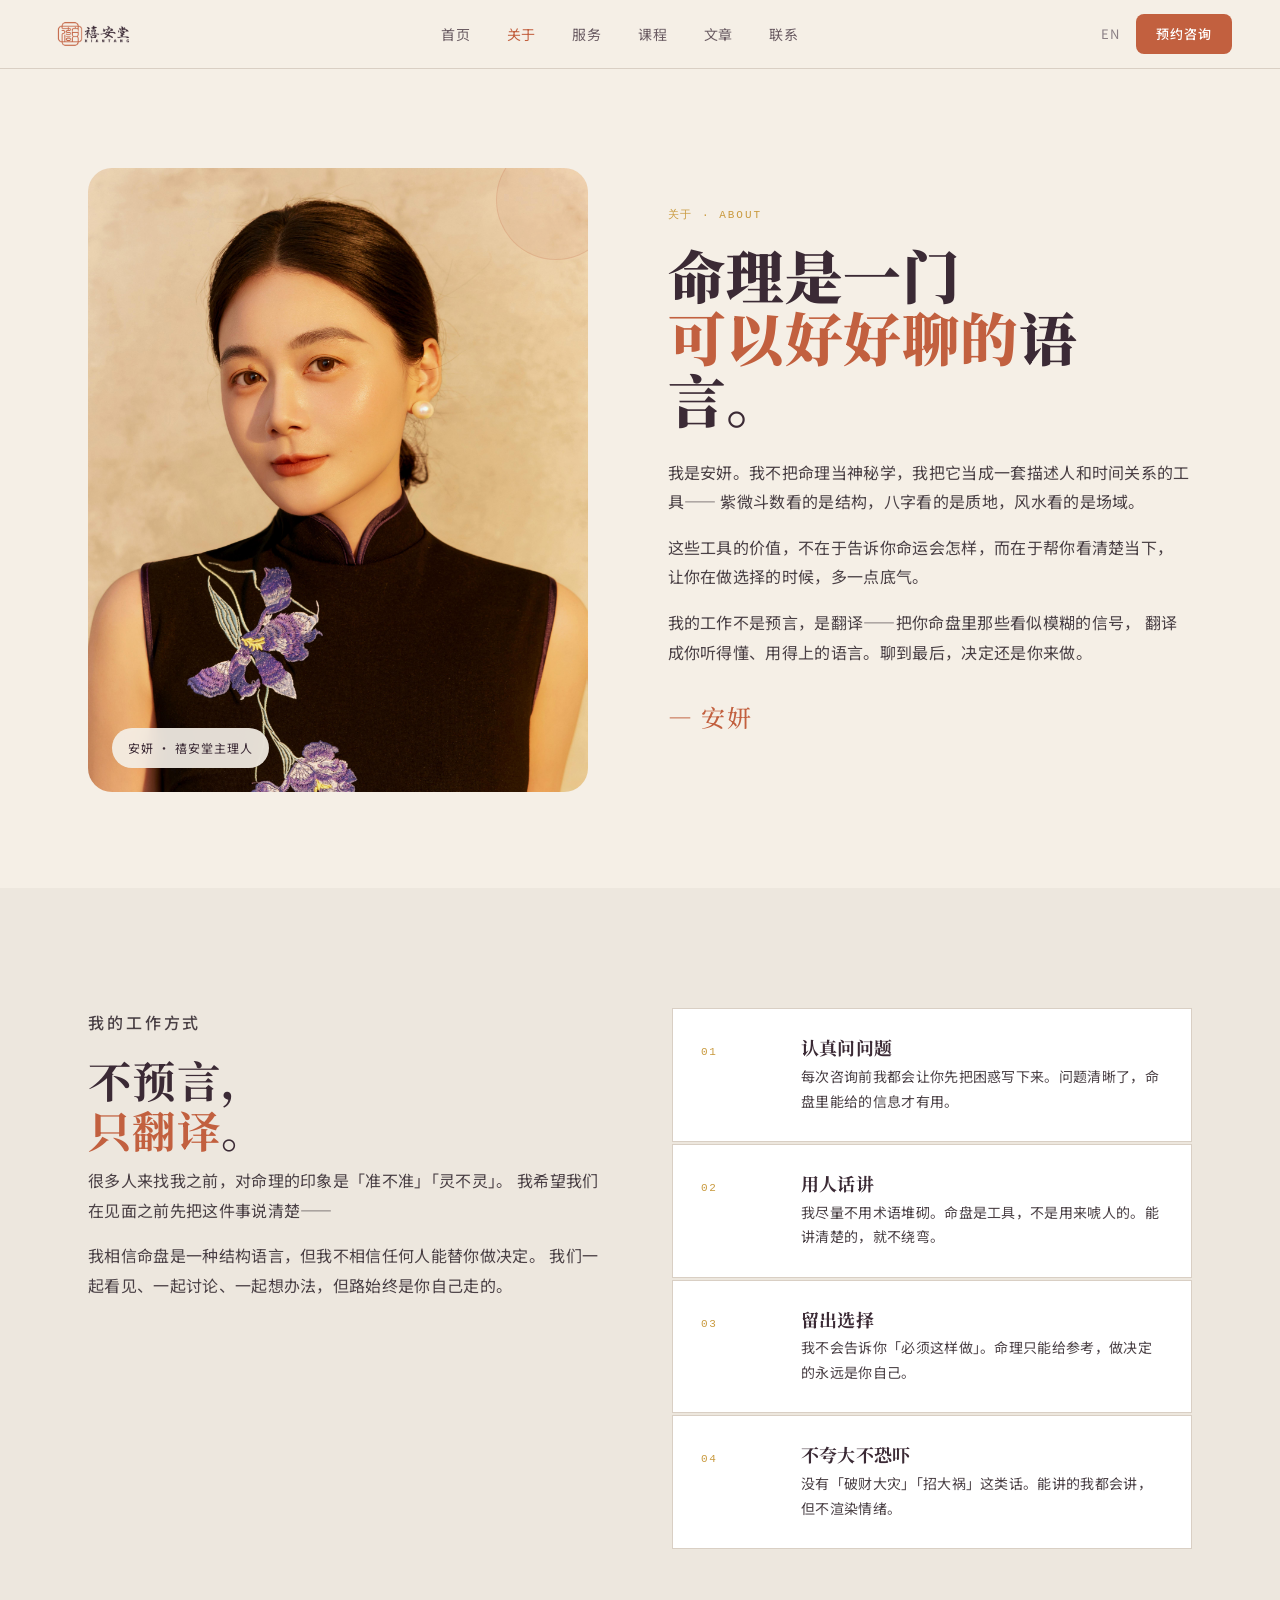
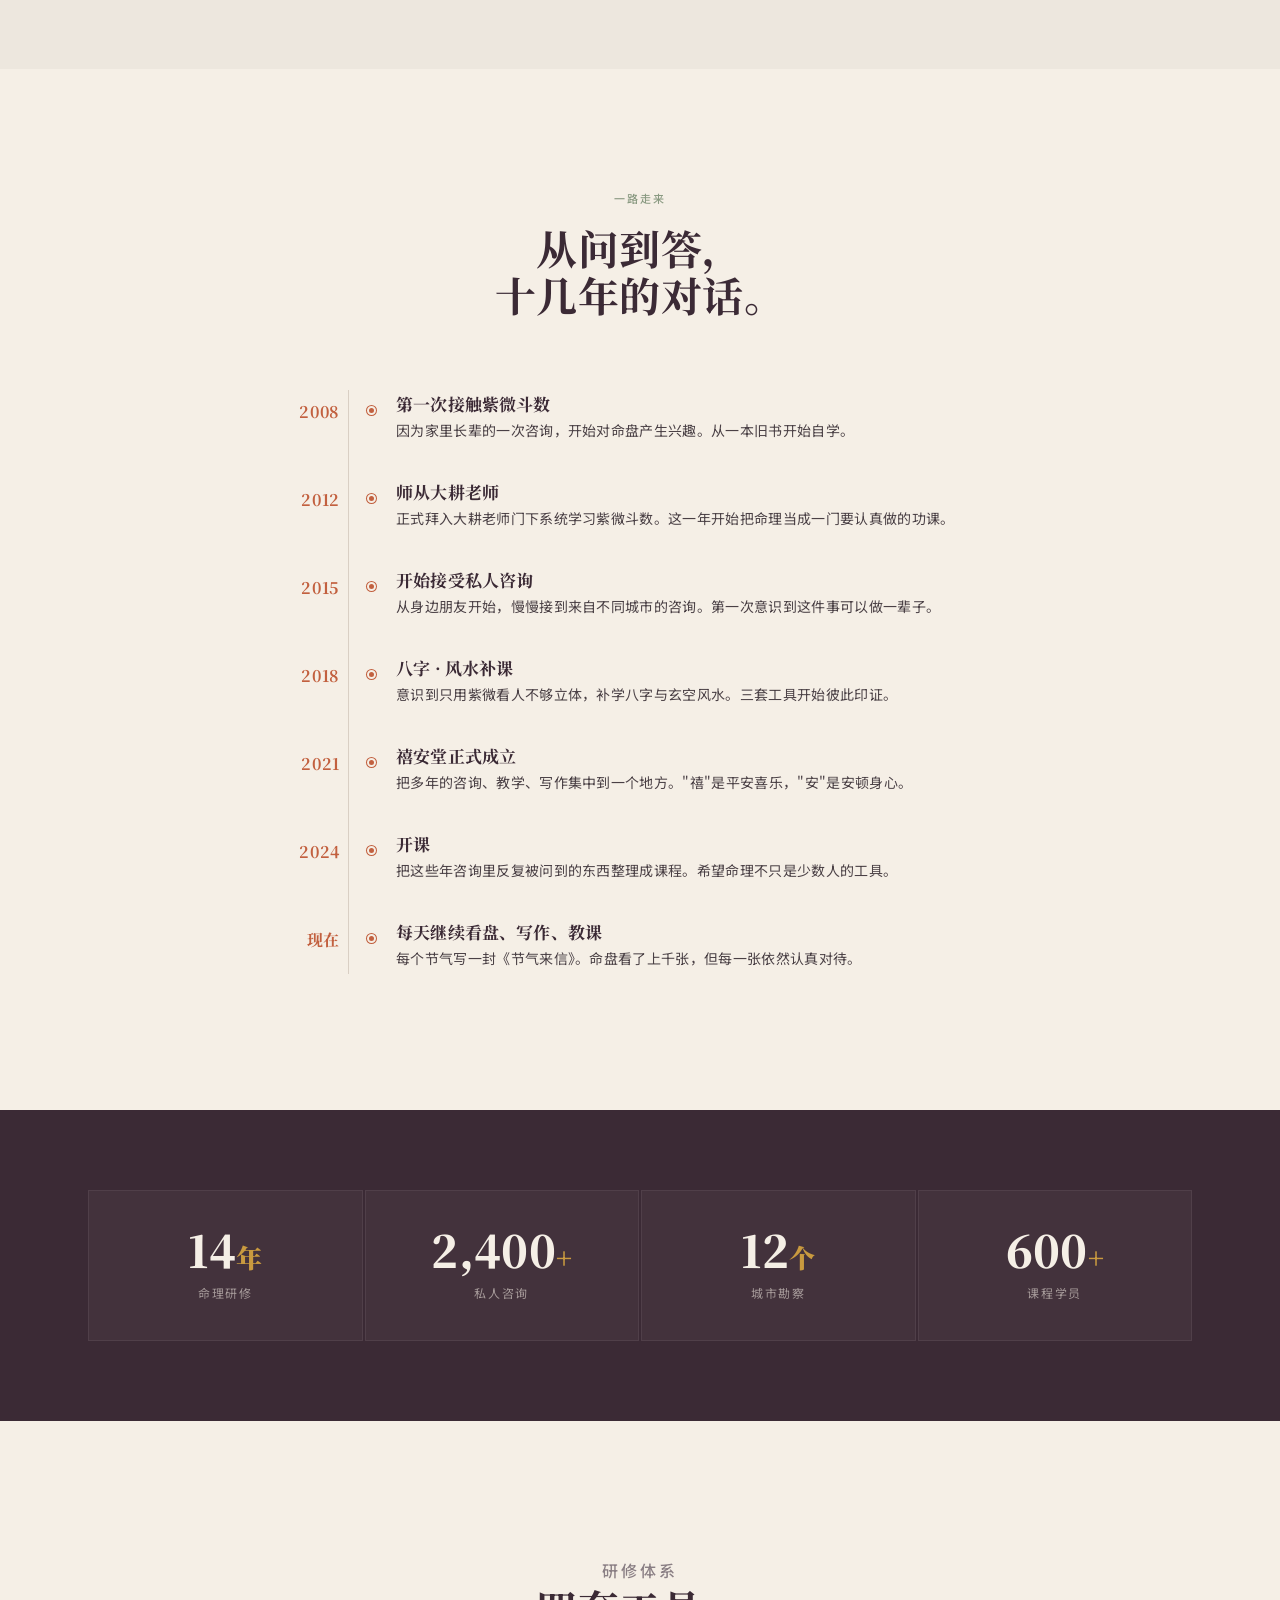
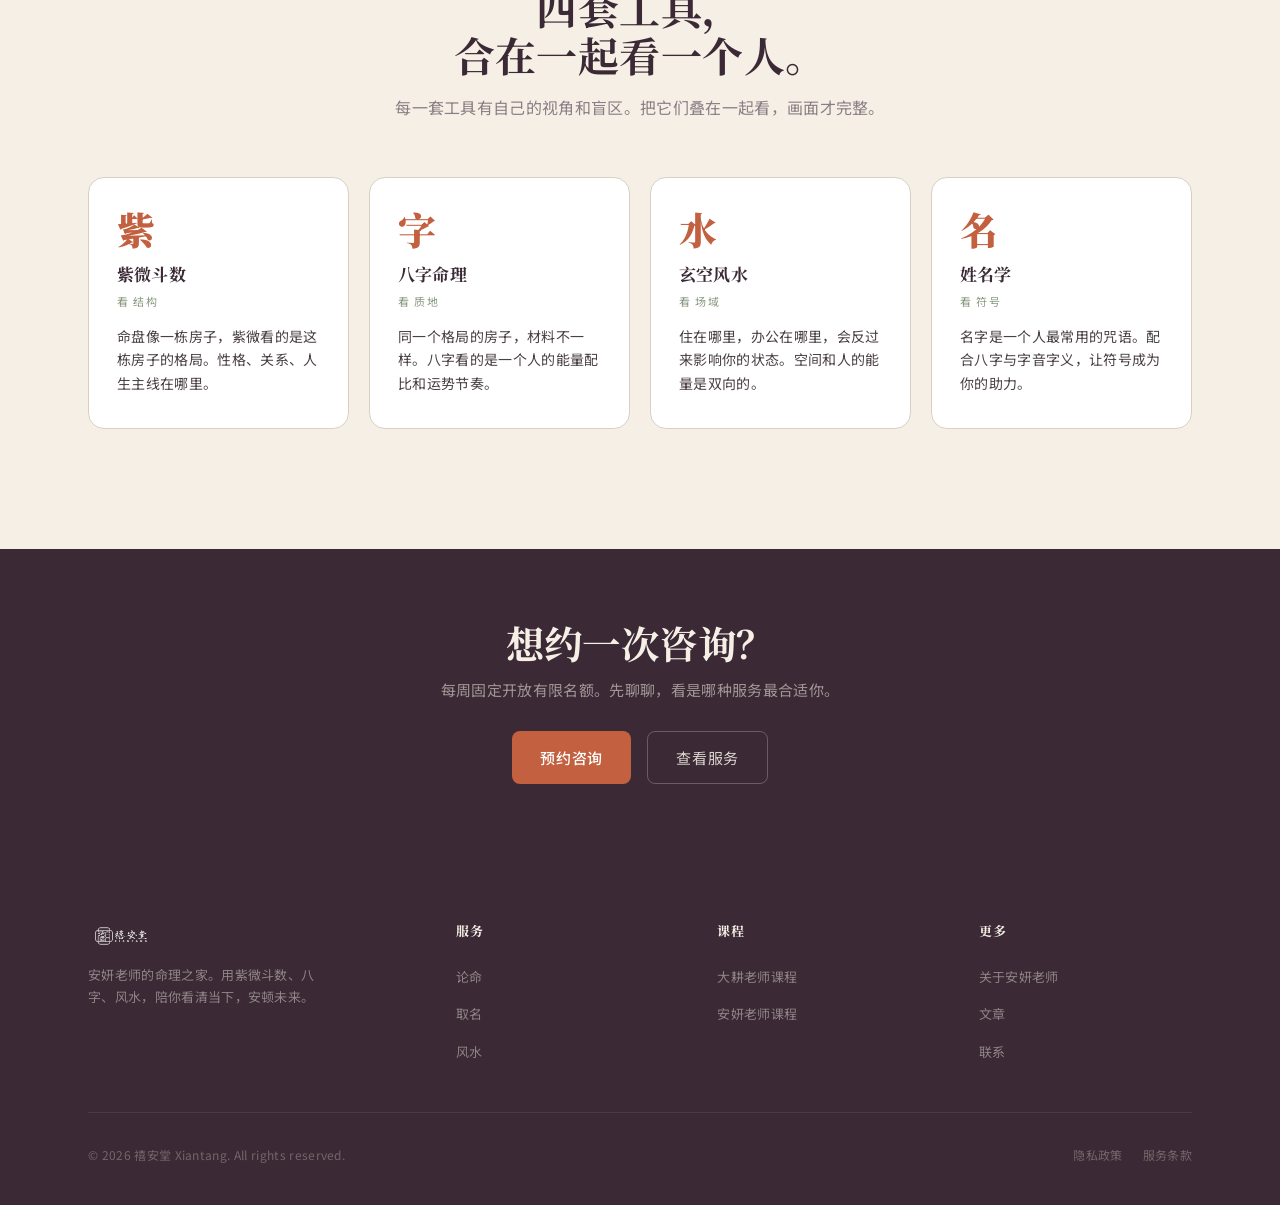
<file: about.html>
<!DOCTYPE html>
<html lang="zh-CN">
<head>
  <meta charset="UTF-8" />
  <meta name="viewport" content="width=device-width, initial-scale=1.0" />
  <title>关于安妍老师 — 禧安堂</title>
  <meta name="description" content="安妍老师不把命理当神秘学。在禧安堂，命理是一门描述人和时间关系的语言。" />
  <link rel="preconnect" href="https://fonts.googleapis.com" />
  <link rel="preconnect" href="https://fonts.gstatic.com" crossorigin />
  <link href="https://fonts.googleapis.com/css2?family=Noto+Serif+SC:wght@400;500;700;900&family=Noto+Sans+SC:wght@300;400;500&display=swap" rel="stylesheet" />
  <link rel="stylesheet" href="assets/site.css" />
  <style>
    /* ── About: portrait + bio ── */
    #about-hero {
      padding: 168px 0 96px;
      background: var(--cream);
      position: relative;
      overflow: hidden;
    }
    .about-hero-grid {
      display: grid;
      grid-template-columns: 1fr 1.05fr;
      gap: 80px;
      align-items: center;
      max-width: var(--max-w);
      margin: 0 auto;
      padding: 0 48px;
    }
    @media (max-width: 900px) {
      #about-hero { padding: 120px 0 56px; }
      .about-hero-grid { grid-template-columns: 1fr; gap: 40px; padding: 0 24px; }
    }
    .about-portrait {
      position: relative;
      aspect-ratio: 4/5;
      border-radius: 24px;
      overflow: hidden;
    }
    .about-portrait img { width: 100%; height: 100%; object-fit: cover; object-position: center top; }
    .about-portrait-tag {
      position: absolute; bottom: 24px; left: 24px;
      background: rgba(245, 239, 230, 0.92);
      backdrop-filter: blur(8px);
      padding: 10px 16px; border-radius: 100px;
      font-size: 12px; letter-spacing: 0.08em; color: var(--plum);
    }
    .about-portrait-accent {
      position: absolute; top: -28px; right: -28px;
      width: 120px; height: 120px; border-radius: 50%;
      background: var(--terracotta-light);
      border: 1px solid rgba(194, 96, 63, 0.18);
    }
    .about-bio .eyebrow {
      font-family: 'Courier New', monospace; font-size: 11px;
      letter-spacing: 0.18em; text-transform: uppercase;
      color: var(--honey); margin-bottom: 18px;
    }
    .about-bio h1 {
      font-size: clamp(36px, 4.5vw, 60px);
      font-weight: 900; color: var(--plum);
      line-height: 1.08; margin-bottom: 28px;
    }
    .about-bio h1 em { font-style: normal; color: var(--terracotta); }
    .about-bio p {
      font-size: 16px; color: var(--gray-2); line-height: 1.85;
      margin-bottom: 16px; max-width: 560px;
    }
    .about-bio .signature {
      margin-top: 28px;
      font-family: 'Noto Serif SC', serif;
      font-size: 24px; font-weight: 500;
      color: var(--terracotta);
      letter-spacing: 0.08em;
    }

    /* ── Philosophy ── */
    #philosophy { padding: var(--section-pad) 0; background: #ede7de; }
    .phil-grid {
      display: grid; grid-template-columns: 1fr 1fr;
      gap: 64px; align-items: start;
    }
    @media (max-width: 900px) { .phil-grid { grid-template-columns: 1fr; gap: 40px; } }
    .phil-left h2 {
      font-size: clamp(30px, 3.4vw, 48px);
      color: var(--plum); margin-bottom: 12px;
    }
    .phil-left h2 em { font-style: normal; color: var(--terracotta); }
    .phil-left p {
      font-size: 16px; color: var(--gray-2); line-height: 1.85;
      margin-bottom: 16px; max-width: var(--text-max);
    }
    .phil-right { display: grid; gap: 2px; }
    .phil-card {
      background: #fff;
      border: 1px solid var(--gray-4);
      padding: 28px 28px;
      display: grid;
      grid-template-columns: 80px 1fr;
      gap: 20px;
      align-items: start;
    }
    .phil-card .num {
      font-family: 'Courier New', monospace;
      font-size: 11px; color: var(--honey);
      letter-spacing: 0.16em;
      padding-top: 6px;
    }
    .phil-card h4 {
      font-family: 'Noto Serif SC', serif;
      font-size: 18px; font-weight: 700; color: var(--plum);
      margin-bottom: 6px;
    }
    .phil-card p {
      font-size: 14px; color: var(--gray-2); line-height: 1.75;
    }

    /* ── Journey timeline ── */
    #journey { padding: var(--section-pad) 0; background: var(--cream); }
    .journey-header { text-align: center; margin-bottom: 56px; }
    .journey-header h2 { font-size: clamp(28px, 3.2vw, 44px); }
    .journey-list {
      max-width: 760px; margin: 0 auto;
      position: relative;
    }
    .journey-list::before {
      content: ''; position: absolute;
      left: 88px; top: 16px; bottom: 16px;
      width: 1px; background: var(--gray-4);
    }
    @media (max-width: 600px) { .journey-list::before { left: 72px; } }
    .journey-item {
      display: grid;
      grid-template-columns: 80px 1fr;
      gap: 32px;
      padding: 20px 0;
      position: relative;
    }
    @media (max-width: 600px) { .journey-item { grid-template-columns: 64px 1fr; gap: 20px; } }
    .journey-year {
      font-family: 'Noto Serif SC', serif;
      font-size: 16px; font-weight: 700;
      color: var(--terracotta);
      letter-spacing: 0.04em;
      padding-top: 4px;
      text-align: right;
    }
    .journey-content {
      padding-left: 24px;
      border-left: none;
      position: relative;
    }
    .journey-content::before {
      content: ''; position: absolute;
      left: -5px; top: 12px;
      width: 9px; height: 9px;
      border-radius: 50%;
      background: var(--terracotta);
      border: 2px solid var(--cream);
      box-shadow: 0 0 0 1px var(--terracotta);
    }
    .journey-content h4 {
      font-size: 17px; font-weight: 700; color: var(--plum);
      margin-bottom: 4px;
    }
    .journey-content p {
      font-size: 14px; color: var(--gray-2); line-height: 1.75;
    }

    /* ── Stats / counters ── */
    #counters {
      padding: 80px 0; background: var(--plum);
    }
    .counters-grid {
      display: grid; grid-template-columns: repeat(4, 1fr);
      gap: 2px;
    }
    @media (max-width: 768px) { .counters-grid { grid-template-columns: 1fr 1fr; } }
    .counter {
      background: rgba(245, 239, 230, 0.04);
      padding: 36px 24px;
      text-align: center;
      border: 1px solid rgba(245, 239, 230, 0.07);
    }
    .counter-num {
      font-family: 'Noto Serif SC', serif;
      font-size: 44px; font-weight: 900;
      color: var(--cream); line-height: 1;
    }
    .counter-num span { color: var(--honey); font-size: 26px; }
    .counter-label {
      font-size: 12px; letter-spacing: 0.14em; text-transform: uppercase;
      color: rgba(245, 239, 230, 0.55);
      margin-top: 12px;
    }

    /* ── Pillars (4 disciplines) ── */
    #pillars { padding: var(--section-pad) 0; }
    .pillars-header { text-align: center; margin-bottom: 56px; }
    .pillars-header h2 { font-size: clamp(28px, 3.2vw, 44px); }
    .pillars-header p { color: var(--gray-3); font-size: 16px; max-width: 540px; margin: 16px auto 0; }
    .pillars-grid {
      display: grid; grid-template-columns: repeat(4, 1fr); gap: 20px;
    }
    @media (max-width: 900px) { .pillars-grid { grid-template-columns: 1fr 1fr; } }
    @media (max-width: 480px) { .pillars-grid { grid-template-columns: 1fr; } }
    .pillar-card {
      padding: 32px 28px;
      border: 1px solid var(--gray-4);
      border-radius: 16px;
      background: #fff;
      transition: transform 0.25s var(--ease-out), box-shadow 0.25s;
    }
    .pillar-card:hover { transform: translateY(-3px); box-shadow: 0 8px 32px rgba(59,42,53,0.06); }
    .pillar-card .pillar-glyph {
      font-family: 'Noto Serif SC', serif;
      font-size: 38px; font-weight: 900;
      color: var(--terracotta);
      margin-bottom: 16px;
      line-height: 1;
    }
    .pillar-card h4 {
      font-size: 17px; font-weight: 700; color: var(--plum);
      margin-bottom: 8px;
    }
    .pillar-card .pillar-tag {
      font-size: 11px; letter-spacing: 0.14em; text-transform: uppercase;
      color: var(--sage); margin-bottom: 14px;
    }
    .pillar-card p {
      font-size: 14px; color: var(--gray-2); line-height: 1.7;
    }
  </style>
</head>
<body>
  <nav id="site-nav" aria-label="主导航">
    <a href="index.html" class="nav-logo"><img src="assets/logo-recolored.png" alt="禧安堂" style="height:44px;width:auto;display:block;" /></a>
    <ul class="nav-links">
      <li><a href="index.html">首页</a></li>
      <li><a href="about.html" class="active">关于</a></li>
      <li><a href="services.html">服务</a></li>
      <li><a href="courses.html">课程</a></li>
      <li><a href="journal.html">文章</a></li>
      <li><a href="contact.html">联系</a></li>
    </ul>
    <div class="nav-right">
      <span class="nav-lang">EN</span>
      <a href="contact.html#book" class="nav-cta">预约咨询</a>
    </div>
  </nav>

  <main>
    <!-- Hero / portrait -->
    <section id="about-hero">
      <div class="about-hero-grid">
        <div class="about-portrait reveal">
          <img src="uploads/anyan.jpeg" alt="安妍老师 — 禧安堂主理人" />
          <div class="about-portrait-accent"></div>
          <div class="about-portrait-tag">安妍 · 禧安堂主理人</div>
        </div>
        <div class="about-bio">
          <p class="eyebrow reveal">关于 · About</p>
          <h1 class="reveal reveal-delay-1">命理是一门<br /><em>可以好好聊的</em>语言。</h1>
          <p class="reveal reveal-delay-2">
            我是安妍。我不把命理当神秘学，我把它当成一套描述人和时间关系的工具——
            紫微斗数看的是结构，八字看的是质地，风水看的是场域。
          </p>
          <p class="reveal reveal-delay-2">
            这些工具的价值，不在于告诉你命运会怎样，而在于帮你看清楚当下，
            让你在做选择的时候，多一点底气。
          </p>
          <p class="reveal reveal-delay-3">
            我的工作不是预言，是翻译——把你命盘里那些看似模糊的信号，
            翻译成你听得懂、用得上的语言。聊到最后，决定还是你来做。
          </p>
          <p class="signature reveal reveal-delay-4">— 安妍</p>
        </div>
      </div>
    </section>

    <!-- Philosophy -->
    <section id="philosophy">
      <div class="container">
        <div class="phil-grid">
          <div class="phil-left">
            <p class="section-label reveal">我的工作方式</p>
            <h2 class="reveal reveal-delay-1">不预言，<br /><em>只翻译</em>。</h2>
            <p class="reveal reveal-delay-2">
              很多人来找我之前，对命理的印象是「准不准」「灵不灵」。
              我希望我们在见面之前先把这件事说清楚——
            </p>
            <p class="reveal reveal-delay-2">
              我相信命盘是一种结构语言，但我不相信任何人能替你做决定。
              我们一起看见、一起讨论、一起想办法，但路始终是你自己走的。
            </p>
          </div>
          <div class="phil-right">
            <div class="phil-card reveal reveal-delay-1">
              <div class="num">01</div>
              <div>
                <h4>认真问问题</h4>
                <p>每次咨询前我都会让你先把困惑写下来。问题清晰了，命盘里能给的信息才有用。</p>
              </div>
            </div>
            <div class="phil-card reveal reveal-delay-2">
              <div class="num">02</div>
              <div>
                <h4>用人话讲</h4>
                <p>我尽量不用术语堆砌。命盘是工具，不是用来唬人的。能讲清楚的，就不绕弯。</p>
              </div>
            </div>
            <div class="phil-card reveal reveal-delay-3">
              <div class="num">03</div>
              <div>
                <h4>留出选择</h4>
                <p>我不会告诉你「必须这样做」。命理只能给参考，做决定的永远是你自己。</p>
              </div>
            </div>
            <div class="phil-card reveal reveal-delay-4">
              <div class="num">04</div>
              <div>
                <h4>不夸大不恐吓</h4>
                <p>没有「破财大灾」「招大祸」这类话。能讲的我都会讲，但不渲染情绪。</p>
              </div>
            </div>
          </div>
        </div>
      </div>
    </section>

    <!-- Journey -->
    <section id="journey">
      <div class="container">
        <div class="journey-header reveal">
          <p class="section-label">一路走来</p>
          <h2>从问到答，<br />十几年的对话。</h2>
        </div>
        <div class="journey-list">
          <div class="journey-item reveal">
            <div class="journey-year">2008</div>
            <div class="journey-content">
              <h4>第一次接触紫微斗数</h4>
              <p>因为家里长辈的一次咨询，开始对命盘产生兴趣。从一本旧书开始自学。</p>
            </div>
          </div>
          <div class="journey-item reveal reveal-delay-1">
            <div class="journey-year">2012</div>
            <div class="journey-content">
              <h4>师从大耕老师</h4>
              <p>正式拜入大耕老师门下系统学习紫微斗数。这一年开始把命理当成一门要认真做的功课。</p>
            </div>
          </div>
          <div class="journey-item reveal reveal-delay-1">
            <div class="journey-year">2015</div>
            <div class="journey-content">
              <h4>开始接受私人咨询</h4>
              <p>从身边朋友开始，慢慢接到来自不同城市的咨询。第一次意识到这件事可以做一辈子。</p>
            </div>
          </div>
          <div class="journey-item reveal reveal-delay-2">
            <div class="journey-year">2018</div>
            <div class="journey-content">
              <h4>八字 · 风水补课</h4>
              <p>意识到只用紫微看人不够立体，补学八字与玄空风水。三套工具开始彼此印证。</p>
            </div>
          </div>
          <div class="journey-item reveal reveal-delay-2">
            <div class="journey-year">2021</div>
            <div class="journey-content">
              <h4>禧安堂正式成立</h4>
              <p>把多年的咨询、教学、写作集中到一个地方。"禧"是平安喜乐，"安"是安顿身心。</p>
            </div>
          </div>
          <div class="journey-item reveal reveal-delay-3">
            <div class="journey-year">2024</div>
            <div class="journey-content">
              <h4>开课</h4>
              <p>把这些年咨询里反复被问到的东西整理成课程。希望命理不只是少数人的工具。</p>
            </div>
          </div>
          <div class="journey-item reveal reveal-delay-3">
            <div class="journey-year">现在</div>
            <div class="journey-content">
              <h4>每天继续看盘、写作、教课</h4>
              <p>每个节气写一封《节气来信》。命盘看了上千张，但每一张依然认真对待。</p>
            </div>
          </div>
        </div>
      </div>
    </section>

    <!-- Counters -->
    <section id="counters">
      <div class="container">
        <div class="counters-grid">
          <div class="counter reveal">
            <div class="counter-num">14<span>年</span></div>
            <div class="counter-label">命理研修</div>
          </div>
          <div class="counter reveal reveal-delay-1">
            <div class="counter-num">2,400<span>+</span></div>
            <div class="counter-label">私人咨询</div>
          </div>
          <div class="counter reveal reveal-delay-2">
            <div class="counter-num">12<span>个</span></div>
            <div class="counter-label">城市勘察</div>
          </div>
          <div class="counter reveal reveal-delay-3">
            <div class="counter-num">600<span>+</span></div>
            <div class="counter-label">课程学员</div>
          </div>
        </div>
      </div>
    </section>

    <!-- Four pillars -->
    <section id="pillars">
      <div class="container">
        <div class="pillars-header reveal">
          <p class="section-label">研修体系</p>
          <h2>四套工具，<br />合在一起看一个人。</h2>
          <p>每一套工具有自己的视角和盲区。把它们叠在一起看，画面才完整。</p>
        </div>
        <div class="pillars-grid">
          <div class="pillar-card reveal">
            <div class="pillar-glyph">紫</div>
            <h4>紫微斗数</h4>
            <p class="pillar-tag">看 结构</p>
            <p>命盘像一栋房子，紫微看的是这栋房子的格局。性格、关系、人生主线在哪里。</p>
          </div>
          <div class="pillar-card reveal reveal-delay-1">
            <div class="pillar-glyph">字</div>
            <h4>八字命理</h4>
            <p class="pillar-tag">看 质地</p>
            <p>同一个格局的房子，材料不一样。八字看的是一个人的能量配比和运势节奏。</p>
          </div>
          <div class="pillar-card reveal reveal-delay-2">
            <div class="pillar-glyph">水</div>
            <h4>玄空风水</h4>
            <p class="pillar-tag">看 场域</p>
            <p>住在哪里，办公在哪里，会反过来影响你的状态。空间和人的能量是双向的。</p>
          </div>
          <div class="pillar-card reveal reveal-delay-3">
            <div class="pillar-glyph">名</div>
            <h4>姓名学</h4>
            <p class="pillar-tag">看 符号</p>
            <p>名字是一个人最常用的咒语。配合八字与字音字义，让符号成为你的助力。</p>
          </div>
        </div>
      </div>
    </section>

    <!-- CTA band -->
    <section class="cta-band">
      <div class="container">
        <h2 class="reveal">想约一次咨询？</h2>
        <p class="reveal reveal-delay-1">每周固定开放有限名额。先聊聊，看是哪种服务最合适你。</p>
        <div class="cta-band-btns reveal reveal-delay-2">
          <a href="contact.html#book" class="btn-primary">预约咨询</a>
          <a href="services.html" class="btn-ghost" style="color:rgba(245,239,230,0.85);border-color:rgba(245,239,230,0.25);">查看服务</a>
        </div>
      </div>
    </section>
  </main>

  <!-- Footer -->
  <footer id="footer">
    <div class="container">
      <div class="footer-top">
        <div class="footer-brand">
          <img src="assets/logo-recolored.png" alt="禧安堂" style="height:32px;width:auto;display:block;margin-bottom:12px;opacity:0.85;filter:brightness(0) invert(1) sepia(1) saturate(0.4) brightness(1.2);" />
          <p>安妍老师的命理之家。用紫微斗数、八字、风水，陪你看清当下，安顿未来。</p>
        </div>
        <div class="footer-col">
          <h5>服务</h5>
          <ul>
            <li><a href="services.html#divination">论命</a></li>
            <li><a href="services.html#naming">取名</a></li>
            <li><a href="services.html#fengshui">风水</a></li>
          </ul>
        </div>
        <div class="footer-col">
          <h5>课程</h5>
          <ul>
            <li><a href="courses.html#dageng">大耕老师课程</a></li>
            <li><a href="courses.html#anyan">安妍老师课程</a></li>
          </ul>
        </div>
        <div class="footer-col">
          <h5>更多</h5>
          <ul>
            <li><a href="about.html">关于安妍老师</a></li>
            <li><a href="journal.html">文章</a></li>
            <li><a href="contact.html">联系</a></li>
          </ul>
        </div>
      </div>
      <div class="footer-bottom">
        <p class="footer-copy">© 2026 禧安堂 Xiantang. All rights reserved.</p>
        <div class="footer-legal"><a href="#">隐私政策</a><a href="#">服务条款</a></div>
      </div>
    </div>
  </footer>

  <!-- Mobile fixed CTA -->
  <div id="mobile-cta">
    <div class="mobile-cta-inner">
      <a href="https://wa.me/" class="btn-wa" target="_blank">
        <svg width="18" height="18" viewBox="0 0 24 24" fill="white"><path d="M17.472 14.382c-.297-.149-1.758-.867-2.03-.967-.273-.099-.471-.148-.67.15-.197.297-.767.966-.94 1.164-.173.199-.347.223-.644.075-.297-.15-1.255-.463-2.39-1.475-.883-.788-1.48-1.761-1.653-2.059-.173-.297-.018-.458.13-.606.134-.133.298-.347.446-.52.149-.174.198-.298.298-.497.099-.198.05-.371-.025-.52-.075-.149-.669-1.612-.916-2.207-.242-.579-.487-.5-.669-.51-.173-.008-.371-.01-.57-.01-.198 0-.52.074-.792.372-.272.297-1.04 1.016-1.04 2.479 0 1.462 1.065 2.875 1.213 3.074.149.198 2.096 3.2 5.077 4.487.709.306 1.262.489 1.694.625.712.227 1.36.195 1.871.118.571-.085 1.758-.719 2.006-1.413.248-.694.248-1.289.173-1.413-.074-.124-.272-.198-.57-.347m-5.421 7.403h-.004a9.87 9.87 0 01-5.031-1.378l-.361-.214-3.741.982.998-3.648-.235-.374a9.86 9.86 0 01-1.51-5.26c.001-5.45 4.436-9.884 9.888-9.884 2.64 0 5.122 1.03 6.988 2.898a9.825 9.825 0 012.893 6.994c-.003 5.45-4.437 9.884-9.885 9.884m8.413-18.297A11.815 11.815 0 0012.05 0C5.495 0 .16 5.335.157 11.892c0 2.096.547 4.142 1.588 5.945L.057 24l6.305-1.654a11.882 11.882 0 005.683 1.448h.005c6.554 0 11.89-5.335 11.893-11.893a11.821 11.821 0 00-3.48-8.413z"/></svg>
        WhatsApp
      </a>
      <button class="btn-wechat" onclick="openWeChatModal()">
        <svg width="18" height="18" viewBox="0 0 24 24" fill="none" stroke="currentColor" stroke-width="1.5"><path d="M8.5 12.5c0 3.038 2.686 5.5 6 5.5.595 0 1.17-.08 1.714-.229L19 19l-1-2.5C19.29 15.47 20 14.053 20 12.5 20 9.462 17.314 7 14 7s-5.5 2.462-5.5 5.5z"/><path d="M4 8c0 2.208 1.789 4 4 4 .397 0 .78-.057 1.143-.163L12 13l-.667-1.667A3.965 3.965 0 0012 9.667C12 7.457 10.209 6 8 6S4 7.457 4 8z" opacity="0.4"/></svg>
        微信咨询
      </button>
    </div>
  </div>

  <!-- WeChat modal -->
  <div class="modal-backdrop" id="wechat-modal" onclick="handleModalBackdropClick(event)">
    <div class="modal-box">
      <h3>微信咨询</h3>
      <p>扫码添加安妍老师微信<br />备注「咨询」</p>
      <div class="modal-qr img-placeholder" style="border-radius:8px;font-size:11px;">微信二维码<br />（待上传）</div>
      <button class="modal-close" onclick="closeWeChatModal()">关闭</button>
    </div>
  </div>

  <script src="assets/site.js"></script>
</body>
</html>
</file>
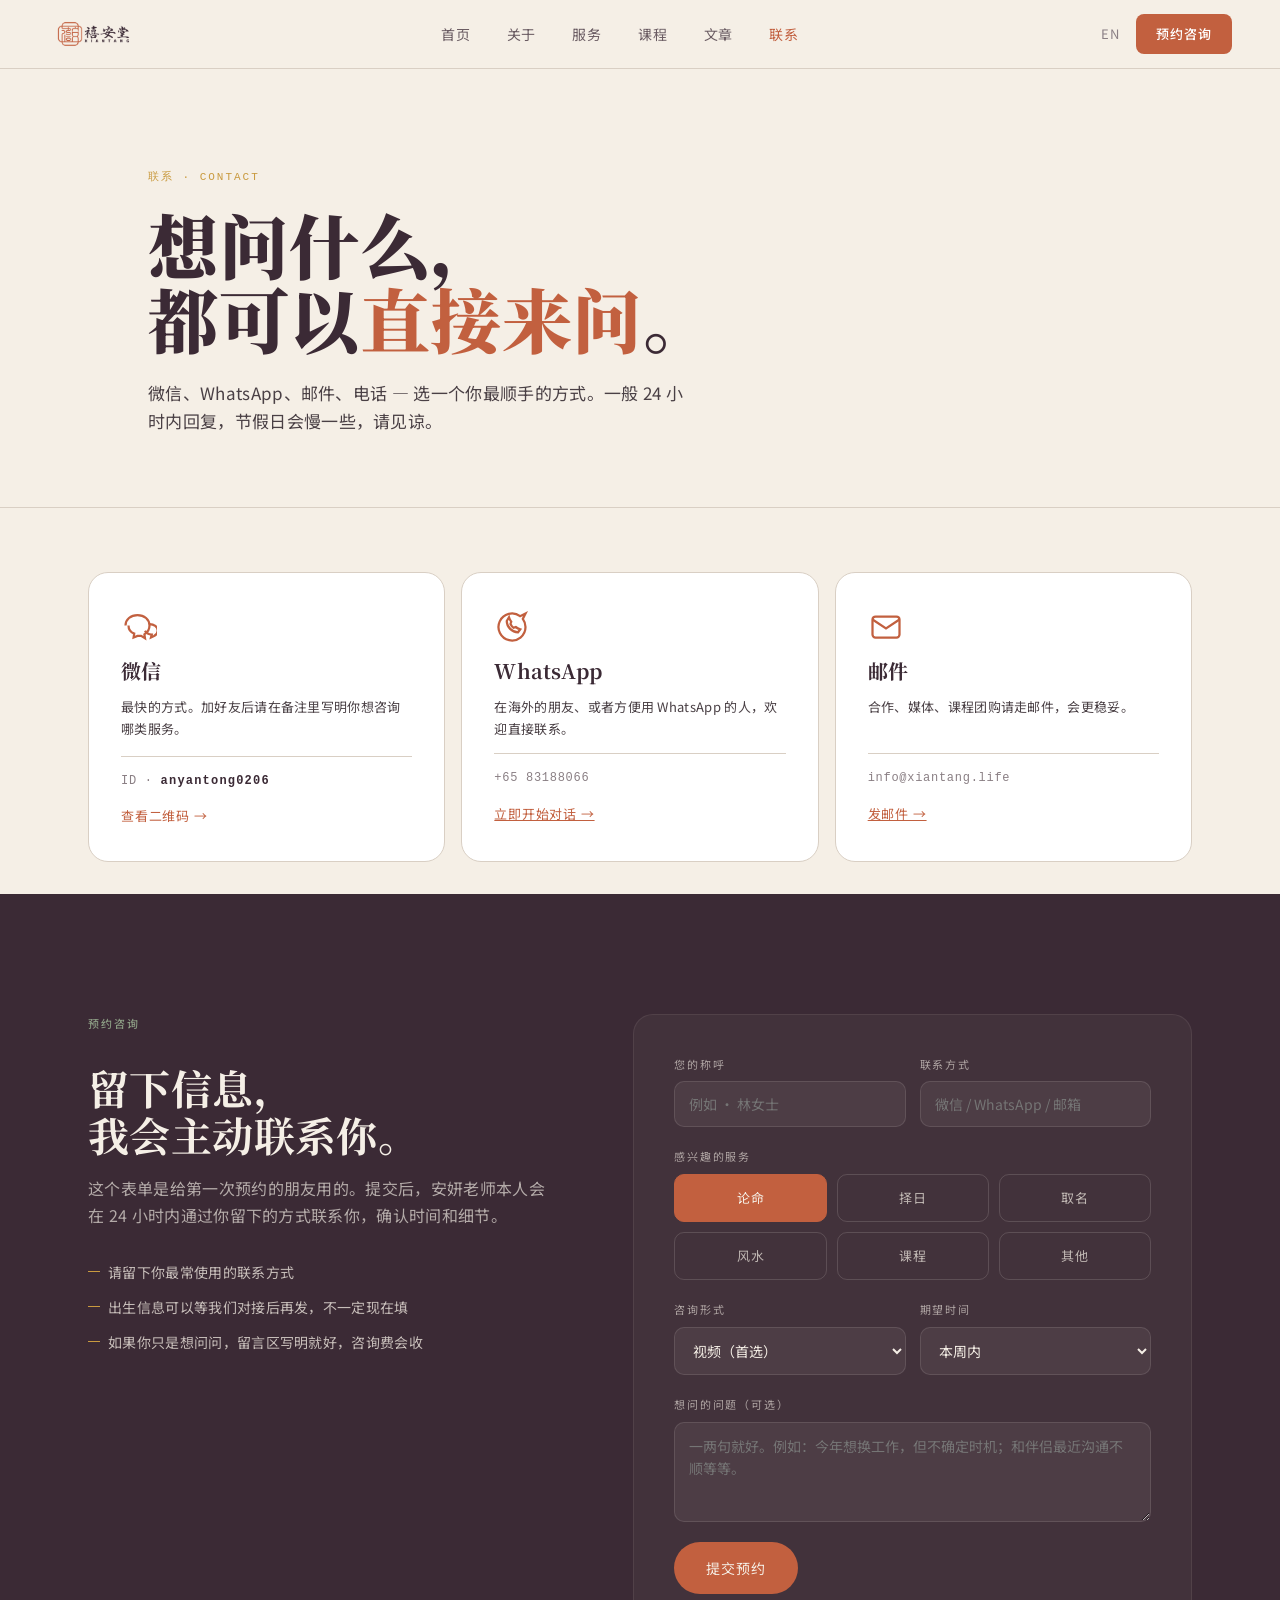
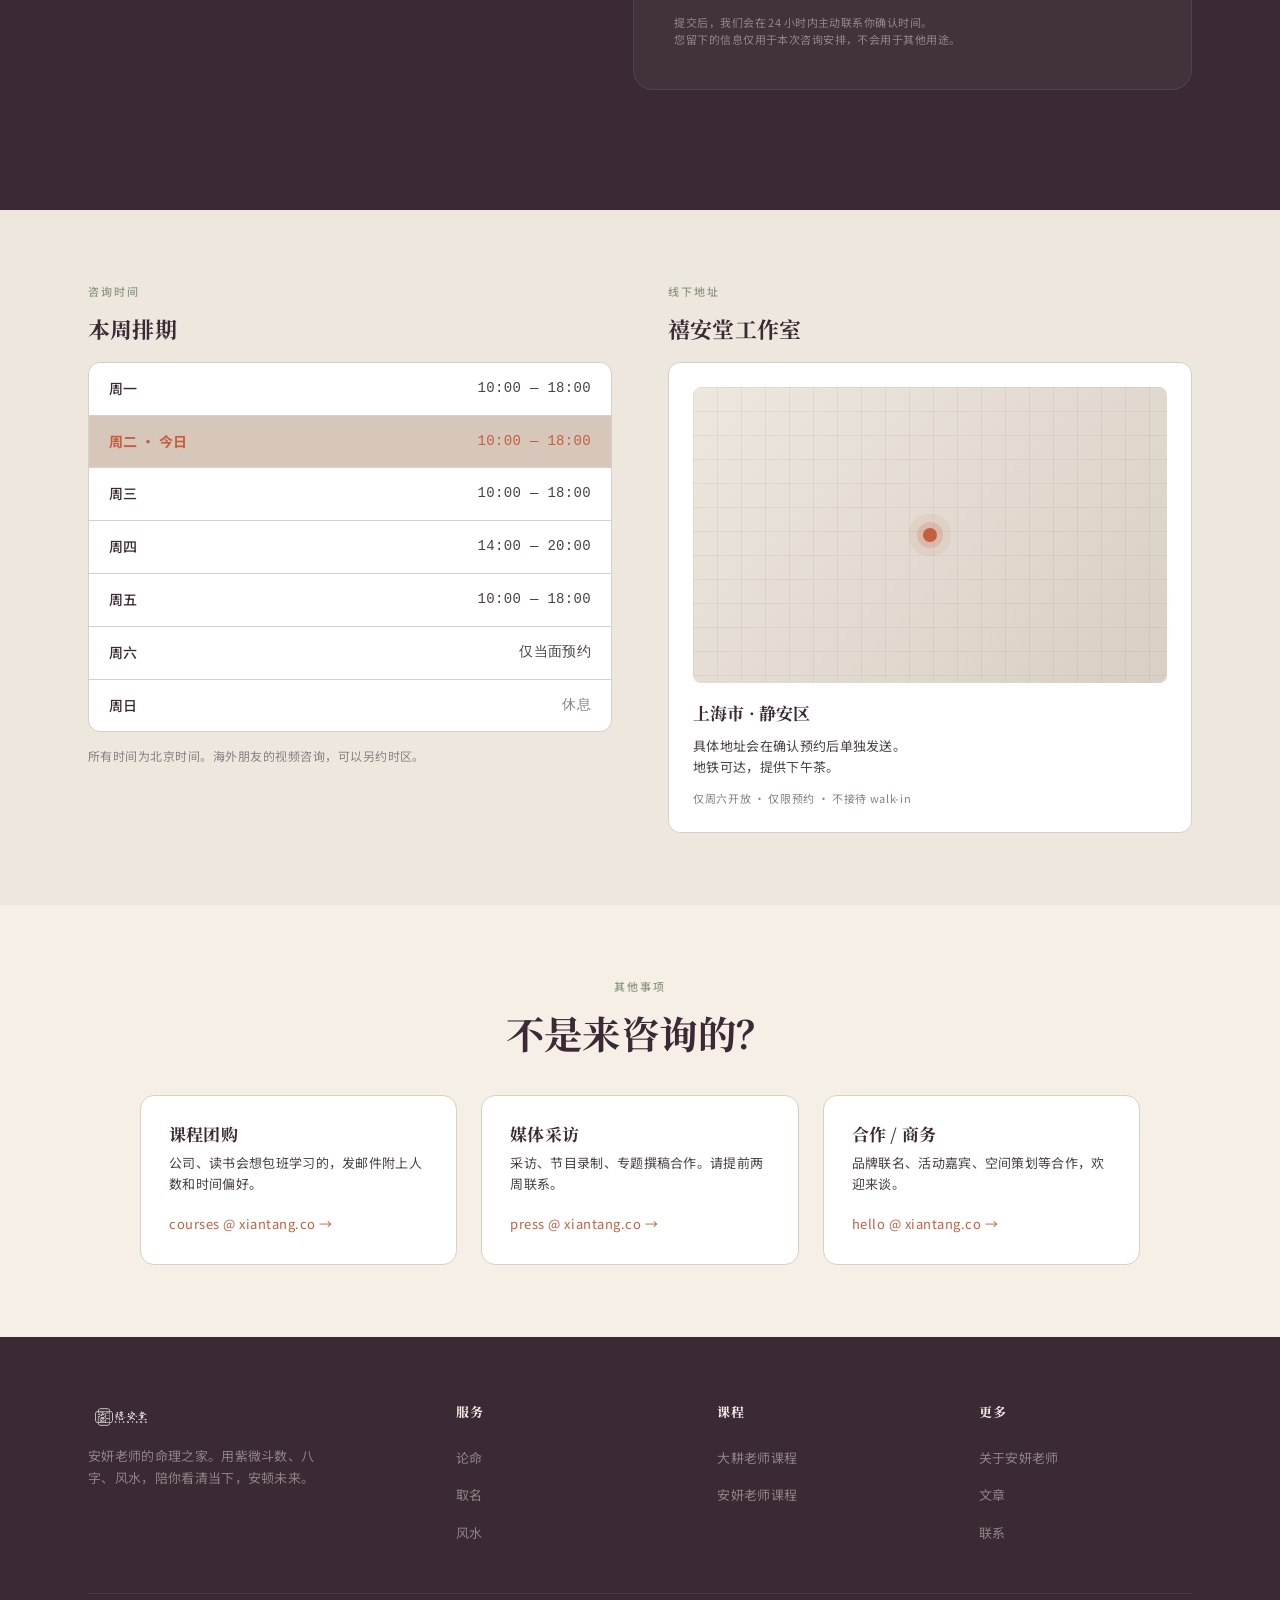
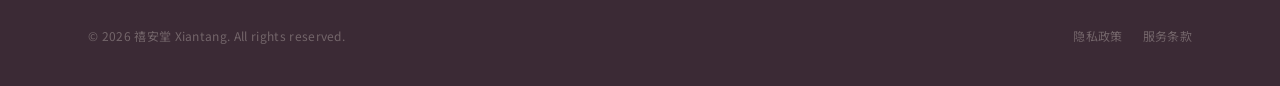
<file: contact.html>
<!DOCTYPE html>
<html lang="zh-CN">
<head>
  <meta charset="UTF-8" />
  <meta name="viewport" content="width=device-width, initial-scale=1.0" />
  <title>联系 — 禧安堂</title>
  <meta name="description" content="预约咨询、问课程、其他合作 — 禧安堂联系方式。" />
  <link rel="preconnect" href="https://fonts.googleapis.com" />
  <link rel="preconnect" href="https://fonts.gstatic.com" crossorigin />
  <link href="https://fonts.googleapis.com/css2?family=Noto+Serif+SC:wght@400;500;700;900&family=Noto+Sans+SC:wght@300;400;500&display=swap" rel="stylesheet" />
  <link rel="stylesheet" href="assets/site.css" />
  <style>
    /* Channel cards */
    #channels { padding: 64px 0 32px; }
    .channels-grid {
      display: grid;
      grid-template-columns: repeat(3, 1fr);
      gap: 16px;
    }
    @media (max-width: 900px) { .channels-grid { grid-template-columns: 1fr; } }
    .channel-card {
      padding: 36px 32px;
      border: 1px solid var(--gray-4);
      border-radius: 20px;
      background: #fff;
      display: flex; flex-direction: column;
      gap: 14px;
      transition: box-shadow 0.25s, transform 0.25s var(--ease-out), border-color 0.25s;
    }
    .channel-card:hover {
      transform: translateY(-3px);
      box-shadow: 0 10px 32px rgba(59,42,53,0.06);
      border-color: var(--terracotta);
    }
    .channel-card .icon {
      width: 36px; height: 36px;
      color: var(--terracotta);
    }
    .channel-card h3 {
      font-size: 20px; font-weight: 700;
      color: var(--plum);
    }
    .channel-card .channel-desc {
      font-size: 13px; color: var(--gray-2);
      line-height: 1.65;
      flex: 1;
    }
    .channel-card .channel-handle {
      font-family: 'Courier New', monospace;
      font-size: 12px; letter-spacing: 0.06em;
      color: var(--gray-3);
      padding-top: 14px;
      border-top: 1px solid var(--gray-4);
    }
    .channel-card .channel-handle b { color: var(--plum); font-weight: 700; letter-spacing: 0.1em; }
    .channel-action {
      align-self: flex-start;
      font-size: 13px; color: var(--terracotta);
      letter-spacing: 0.06em;
      background: none; border: none; cursor: pointer;
      padding: 0; font-family: inherit;
    }

    /* Booking form */
    #book { padding: var(--section-pad) 0; background: var(--plum); color: var(--cream); }
    .book-grid {
      display: grid;
      grid-template-columns: 1fr 1.2fr;
      gap: 80px;
      align-items: start;
    }
    @media (max-width: 900px) { .book-grid { grid-template-columns: 1fr; gap: 48px; } }
    .book-side .section-label { color: var(--sage); }
    .book-side h2 { color: var(--cream); font-size: clamp(28px, 3.2vw, 44px); margin-bottom: 16px; }
    .book-side > p {
      color: rgba(245,239,230,0.65);
      line-height: 1.7;
      margin-bottom: 32px;
    }
    .book-side ul {
      list-style: none;
      display: grid; gap: 12px;
    }
    .book-side ul li {
      font-size: 14px; color: rgba(245,239,230,0.75);
      padding-left: 20px; position: relative;
      line-height: 1.65;
    }
    .book-side ul li::before {
      content: ''; position: absolute; left: 0; top: 10px;
      width: 12px; height: 1px; background: var(--honey);
    }
    .book-form {
      background: rgba(245,239,230,0.04);
      border: 1px solid rgba(245,239,230,0.08);
      border-radius: 20px;
      padding: 40px;
      display: grid; gap: 20px;
    }
    @media (max-width: 600px) { .book-form { padding: 28px 24px; } }
    .field-row {
      display: grid; grid-template-columns: 1fr 1fr; gap: 14px;
    }
    @media (max-width: 600px) { .field-row { grid-template-columns: 1fr; } }
    .field {
      display: grid; gap: 8px;
    }
    .field label {
      font-size: 11px; letter-spacing: 0.16em;
      text-transform: uppercase;
      color: rgba(245,239,230,0.6);
    }
    .field input, .field select, .field textarea {
      background: rgba(245,239,230,0.06);
      border: 1px solid rgba(245,239,230,0.12);
      border-radius: 10px;
      padding: 12px 14px;
      color: var(--cream);
      font-family: inherit; font-size: 14px;
      outline: none;
      transition: border-color 0.2s, background 0.2s;
    }
    .field input:focus, .field select:focus, .field textarea:focus {
      border-color: var(--terracotta);
      background: rgba(245,239,230,0.1);
    }
    .field textarea { resize: vertical; min-height: 100px; line-height: 1.6; }
    .field select option { background: var(--plum); color: var(--cream); }

    .service-radio-grid {
      display: grid; grid-template-columns: repeat(3, 1fr); gap: 10px;
    }
    @media (max-width: 600px) { .service-radio-grid { grid-template-columns: 1fr 1fr; } }
    .service-radio {
      position: relative;
      cursor: pointer;
    }
    .service-radio input { position: absolute; opacity: 0; pointer-events: none; }
    .service-radio span {
      display: block;
      padding: 12px 14px;
      border: 1px solid rgba(245,239,230,0.15);
      border-radius: 10px;
      text-align: center;
      font-size: 13px;
      color: rgba(245,239,230,0.7);
      transition: all 0.2s;
      letter-spacing: 0.06em;
    }
    .service-radio:hover span { border-color: rgba(245,239,230,0.3); color: var(--cream); }
    .service-radio input:checked + span {
      background: var(--terracotta);
      border-color: var(--terracotta);
      color: var(--cream);
    }
    .form-submit {
      padding: 16px 32px;
      border: none;
      background: var(--terracotta);
      color: var(--cream);
      border-radius: 100px;
      font-family: inherit;
      font-size: 14px; letter-spacing: 0.06em;
      cursor: pointer;
      justify-self: start;
      transition: background 0.2s;
    }
    .form-submit:hover { background: var(--cream); color: var(--plum); }
    .form-fine {
      font-size: 11px;
      color: rgba(245,239,230,0.45);
      letter-spacing: 0.04em;
      line-height: 1.6;
    }

    /* Hours + location */
    #hours { padding: var(--section-pad-sm) 0; background: #ede7de; }
    .hours-grid {
      display: grid;
      grid-template-columns: 1fr 1fr;
      gap: 56px;
      align-items: start;
    }
    @media (max-width: 768px) { .hours-grid { grid-template-columns: 1fr; gap: 40px; } }
    .hours-block h3 {
      font-size: 22px; font-weight: 700; color: var(--plum);
      margin-bottom: 20px;
    }
    .hours-table {
      display: grid; gap: 1px;
      background: var(--gray-4);
      border: 1px solid var(--gray-4);
      border-radius: 12px;
      overflow: hidden;
    }
    .hours-row {
      display: grid; grid-template-columns: 1fr auto;
      padding: 14px 20px;
      background: #fff;
      font-size: 14px;
    }
    .hours-row .day { color: var(--plum); font-weight: 500; }
    .hours-row .time { color: var(--gray-2); font-family: 'Courier New', monospace; }
    .hours-row.closed .time { color: var(--gray-3); }
    .hours-row.today { background: var(--terracotta-light); }
    .hours-row.today .day { color: var(--terracotta); font-weight: 700; }
    .hours-row.today .time { color: var(--terracotta); }
    .location-card {
      background: #fff;
      border: 1px solid var(--gray-4);
      border-radius: 12px;
      padding: 24px;
      display: grid; gap: 12px;
    }
    .location-card h4 { font-family: 'Noto Serif SC', serif; font-size: 17px; font-weight: 700; color: var(--plum); }
    .location-card p { font-size: 13px; color: var(--gray-2); line-height: 1.65; }
    .location-card .small {
      font-size: 11px; letter-spacing: 0.06em;
      color: var(--gray-3);
    }
    .location-map {
      aspect-ratio: 16/10;
      border-radius: 8px;
      overflow: hidden;
      background: linear-gradient(135deg, #ede7de 0%, #d9cfc4 100%);
      position: relative;
      display: flex; align-items: center; justify-content: center;
      margin-bottom: 8px;
    }
    .location-map::after {
      content: '';
      position: absolute; inset: 0;
      background-image: linear-gradient(rgba(59,42,53,0.06) 1px, transparent 1px),
                        linear-gradient(90deg, rgba(59,42,53,0.06) 1px, transparent 1px);
      background-size: 24px 24px;
    }
    .location-map .pin {
      position: relative; z-index: 1;
      width: 14px; height: 14px;
      background: var(--terracotta);
      border-radius: 50%;
      box-shadow: 0 0 0 6px rgba(194,96,63,0.2), 0 0 0 14px rgba(194,96,63,0.08);
    }

    /* Other inquiries */
    #other { padding: var(--section-pad-sm) 0; }
    .other-grid {
      display: grid; grid-template-columns: repeat(3, 1fr); gap: 24px;
      max-width: 1000px; margin: 40px auto 0;
    }
    @media (max-width: 768px) { .other-grid { grid-template-columns: 1fr; } }
    .other-item {
      padding: 28px;
      border: 1px solid var(--gray-4);
      border-radius: 14px;
      background: #fff;
    }
    .other-item h4 {
      font-family: 'Noto Serif SC', serif;
      font-size: 17px; font-weight: 700;
      color: var(--plum);
      margin-bottom: 8px;
    }
    .other-item p {
      font-size: 13px; color: var(--gray-2);
      line-height: 1.65;
      margin-bottom: 14px;
    }
    .other-item a {
      font-size: 13px; color: var(--terracotta);
      text-decoration: none;
      letter-spacing: 0.04em;
    }
    .other-item a:hover { text-decoration: underline; }
  </style>
</head>
<body>
  <nav id="site-nav" aria-label="主导航">
    <a href="index.html" class="nav-logo"><img src="assets/logo-recolored.png" alt="禧安堂" style="height:44px;width:auto;display:block;" /></a>
    <ul class="nav-links">
      <li><a href="index.html">首页</a></li>
      <li><a href="about.html">关于</a></li>
      <li><a href="services.html">服务</a></li>
      <li><a href="courses.html">课程</a></li>
      <li><a href="journal.html">文章</a></li>
      <li><a href="contact.html" class="active">联系</a></li>
    </ul>
    <div class="nav-right">
      <span class="nav-lang">EN</span>
      <a href="#book" class="nav-cta">预约咨询</a>
    </div>
  </nav>

  <main>
    <section class="page-head">
      <div class="page-head-inner">
        <p class="page-head-eyebrow reveal">联系 · Contact</p>
        <h1 class="reveal reveal-delay-1">想问什么，<br />都可以<em>直接来问</em>。</h1>
        <p class="lede reveal reveal-delay-2">微信、WhatsApp、邮件、电话 — 选一个你最顺手的方式。一般 24 小时内回复，节假日会慢一些，请见谅。</p>
      </div>
    </section>

    <!-- Channels -->
    <section id="channels">
      <div class="container">
        <div class="channels-grid">
          <div class="channel-card reveal">
            <svg class="icon" viewBox="0 0 24 24" fill="none" stroke="currentColor" stroke-width="1.5">
              <path d="M9.5 9.5h.01M14.5 9.5h.01"/>
              <path d="M3 11c0-4 3.5-7 8-7s8 3 8 7c0 2.4-1.3 4.6-3.4 5.9l.4 2.6-2.6-1.6c-.8.1-1.6.1-2.4 0L8.4 19l.4-2.6C6.7 15.6 5 13.4 5 11"/>
              <path d="M16 14.5c.8 1.5 2.5 2.5 4.5 2.5l-.5 2 2-1c1.5-.8 2.5-2 2.5-3.5 0-2.5-2.5-4.5-5.5-4.5"/>
            </svg>
            <h3>微信</h3>
            <p class="channel-desc">最快的方式。加好友后请在备注里写明你想咨询哪类服务。</p>
            <p class="channel-handle">ID · <b>anyantong0206</b></p>
            <button class="channel-action" onclick="openWeChatModal()">查看二维码 →</button>
          </div>

          <div class="channel-card reveal reveal-delay-1">
            <svg class="icon" viewBox="0 0 24 24" fill="none" stroke="currentColor" stroke-width="1.5">
              <path d="M21 12a9 9 0 11-3.6-7.2L21 3l-1.8 3.6A9 9 0 0121 12z"/>
              <path d="M8.5 8c0 4 3.5 7.5 7.5 7.5l1.5-2c-1-.3-2-.7-3-1.5l-1.5.5c-1-.5-1.5-1.5-2-2.5l.5-1.5c-.8-1-1.2-2-1.5-3l-1.5 2.5z"/>
            </svg>
            <h3>WhatsApp</h3>
            <p class="channel-desc">在海外的朋友、或者方便用 WhatsApp 的人，欢迎直接联系。</p>
            <p class="channel-handle">+65 83188066</p>
            <a href="https://wa.me/" target="_blank" class="channel-action">立即开始对话 →</a>
          </div>

          <div class="channel-card reveal reveal-delay-2">
            <svg class="icon" viewBox="0 0 24 24" fill="none" stroke="currentColor" stroke-width="1.5">
              <rect x="3" y="5" width="18" height="14" rx="2"/>
              <path d="M3 7l9 6 9-6"/>
            </svg>
            <h3>邮件</h3>
            <p class="channel-desc">合作、媒体、课程团购请走邮件，会更稳妥。</p>
            <p class="channel-handle">info@xiantang.life</p>
            <a href="mailto:hello@xiantang.co" class="channel-action">发邮件 →</a>
          </div>
        </div>
      </div>
    </section>

    <!-- Booking form -->
    <section id="book">
      <div class="container">
        <div class="book-grid">
          <div class="book-side reveal">
            <p class="section-label">预约咨询</p>
            <h2>留下信息，<br />我会主动联系你。</h2>
            <p>这个表单是给第一次预约的朋友用的。提交后，安妍老师本人会在 24 小时内通过你留下的方式联系你，确认时间和细节。</p>
            <ul>
              <li>请留下你最常使用的联系方式</li>
              <li>出生信息可以等我们对接后再发，不一定现在填</li>
              <li>如果你只是想问问，留言区写明就好，咨询费会收</li>
            </ul>
          </div>

          <form class="book-form reveal reveal-delay-1" onsubmit="event.preventDefault(); alert('已收到，安妍老师会尽快与你联系。');">
            <div class="field-row">
              <div class="field">
                <label for="bf-name">您的称呼</label>
                <input id="bf-name" type="text" placeholder="例如 · 林女士" required />
              </div>
              <div class="field">
                <label for="bf-contact">联系方式</label>
                <input id="bf-contact" type="text" placeholder="微信 / WhatsApp / 邮箱" required />
              </div>
            </div>

            <div class="field">
              <label>感兴趣的服务</label>
              <div class="service-radio-grid">
                <label class="service-radio"><input type="radio" name="svc" value="lunming" checked /><span>论命</span></label>
                <label class="service-radio"><input type="radio" name="svc" value="zeri" /><span>择日</span></label>
                <label class="service-radio"><input type="radio" name="svc" value="naming" /><span>取名</span></label>
                <label class="service-radio"><input type="radio" name="svc" value="fengshui" /><span>风水</span></label>
                <label class="service-radio"><input type="radio" name="svc" value="course" /><span>课程</span></label>
                <label class="service-radio"><input type="radio" name="svc" value="other" /><span>其他</span></label>
              </div>
            </div>

            <div class="field-row">
              <div class="field">
                <label for="bf-format">咨询形式</label>
                <select id="bf-format">
                  <option>视频（首选）</option>
                  <option>电话</option>
                  <option>线下 · 新加坡</option>
                  <option>无所谓 / 老师建议</option>
                </select>
              </div>
              <div class="field">
                <label for="bf-time">期望时间</label>
                <select id="bf-time">
                  <option>本周内</option>
                  <option>下周</option>
                  <option>本月内</option>
                  <option>下个月</option>
                  <option>不急</option>
                </select>
              </div>
            </div>

            <div class="field">
              <label for="bf-msg">想问的问题（可选）</label>
              <textarea id="bf-msg" placeholder="一两句就好。例如：今年想换工作，但不确定时机；和伴侣最近沟通不顺等等。"></textarea>
            </div>

            <button class="form-submit" type="submit">提交预约</button>
            <p class="form-fine">提交后，我们会在 24 小时内主动联系你确认时间。<br />您留下的信息仅用于本次咨询安排，不会用于其他用途。</p>
          </form>
        </div>
      </div>
    </section>

    <!-- Hours + Location -->
    <section id="hours">
      <div class="container">
        <div class="hours-grid">
          <div class="hours-block reveal">
            <p class="section-label">咨询时间</p>
            <h3>本周排期</h3>
            <div class="hours-table">
              <div class="hours-row"><span class="day">周一</span><span class="time">10:00 — 18:00</span></div>
              <div class="hours-row today"><span class="day">周二 · 今日</span><span class="time">10:00 — 18:00</span></div>
              <div class="hours-row"><span class="day">周三</span><span class="time">10:00 — 18:00</span></div>
              <div class="hours-row"><span class="day">周四</span><span class="time">14:00 — 20:00</span></div>
              <div class="hours-row"><span class="day">周五</span><span class="time">10:00 — 18:00</span></div>
              <div class="hours-row"><span class="day">周六</span><span class="time">仅当面预约</span></div>
              <div class="hours-row closed"><span class="day">周日</span><span class="time">休息</span></div>
            </div>
            <p style="font-size:12px;color:var(--gray-3);margin-top:14px;letter-spacing:0.04em;">所有时间为北京时间。海外朋友的视频咨询，可以另约时区。</p>
          </div>

          <div class="hours-block reveal reveal-delay-1">
            <p class="section-label">线下地址</p>
            <h3>禧安堂工作室</h3>
            <div class="location-card">
              <div class="location-map"><div class="pin"></div></div>
              <h4>上海市 · 静安区</h4>
              <p>具体地址会在确认预约后单独发送。<br />地铁可达，提供下午茶。</p>
              <p class="small">仅周六开放 · 仅限预约 · 不接待 walk-in</p>
            </div>
          </div>
        </div>
      </div>
    </section>

    <!-- Other inquiries -->
    <section id="other">
      <div class="container">
        <div style="text-align:center;" class="reveal">
          <p class="section-label">其他事项</p>
          <h2 style="font-size: clamp(28px, 3vw, 40px); margin-top: 8px;">不是来咨询的？</h2>
        </div>
        <div class="other-grid">
          <div class="other-item reveal">
            <h4>课程团购</h4>
            <p>公司、读书会想包班学习的，发邮件附上人数和时间偏好。</p>
            <a href="mailto:courses@xiantang.co">courses @ xiantang.co →</a>
          </div>
          <div class="other-item reveal reveal-delay-1">
            <h4>媒体采访</h4>
            <p>采访、节目录制、专题撰稿合作。请提前两周联系。</p>
            <a href="mailto:press@xiantang.co">press @ xiantang.co →</a>
          </div>
          <div class="other-item reveal reveal-delay-2">
            <h4>合作 / 商务</h4>
            <p>品牌联名、活动嘉宾、空间策划等合作，欢迎来谈。</p>
            <a href="mailto:hello@xiantang.co">hello @ xiantang.co →</a>
          </div>
        </div>
      </div>
    </section>
  </main>

  <footer id="footer">
    <div class="container">
      <div class="footer-top">
        <div class="footer-brand">
          <img src="assets/logo-recolored.png" alt="禧安堂" style="height:32px;width:auto;display:block;margin-bottom:12px;opacity:0.85;filter:brightness(0) invert(1) sepia(1) saturate(0.4) brightness(1.2);" />
          <p>安妍老师的命理之家。用紫微斗数、八字、风水，陪你看清当下，安顿未来。</p>
        </div>
        <div class="footer-col"><h5>服务</h5><ul><li><a href="services.html#divination">论命</a></li><li><a href="services.html#naming">取名</a></li><li><a href="services.html#fengshui">风水</a></li></ul></div>
        <div class="footer-col"><h5>课程</h5><ul><li><a href="courses.html#dageng">大耕老师课程</a></li><li><a href="courses.html#anyan">安妍老师课程</a></li></ul></div>
        <div class="footer-col"><h5>更多</h5><ul><li><a href="about.html">关于安妍老师</a></li><li><a href="journal.html">文章</a></li><li><a href="contact.html">联系</a></li></ul></div>
      </div>
      <div class="footer-bottom">
        <p class="footer-copy">© 2026 禧安堂 Xiantang. All rights reserved.</p>
        <div class="footer-legal"><a href="#">隐私政策</a><a href="#">服务条款</a></div>
      </div>
    </div>
  </footer>

  <div id="mobile-cta">
    <div class="mobile-cta-inner">
      <a href="https://wa.me/" class="btn-wa" target="_blank">WhatsApp</a>
      <button class="btn-wechat" onclick="openWeChatModal()">微信咨询</button>
    </div>
  </div>

  <div class="modal-backdrop" id="wechat-modal" onclick="handleModalBackdropClick(event)">
    <div class="modal-box">
      <h3>微信咨询</h3>
      <p>扫码添加安妍老师微信<br />备注「咨询」</p>
      <div class="modal-qr img-placeholder" style="border-radius:8px;font-size:11px;">微信二维码<br />（待上传）</div>
      <button class="modal-close" onclick="closeWeChatModal()">关闭</button>
    </div>
  </div>

  <script src="assets/site.js"></script>
</body>
</html>
</file>
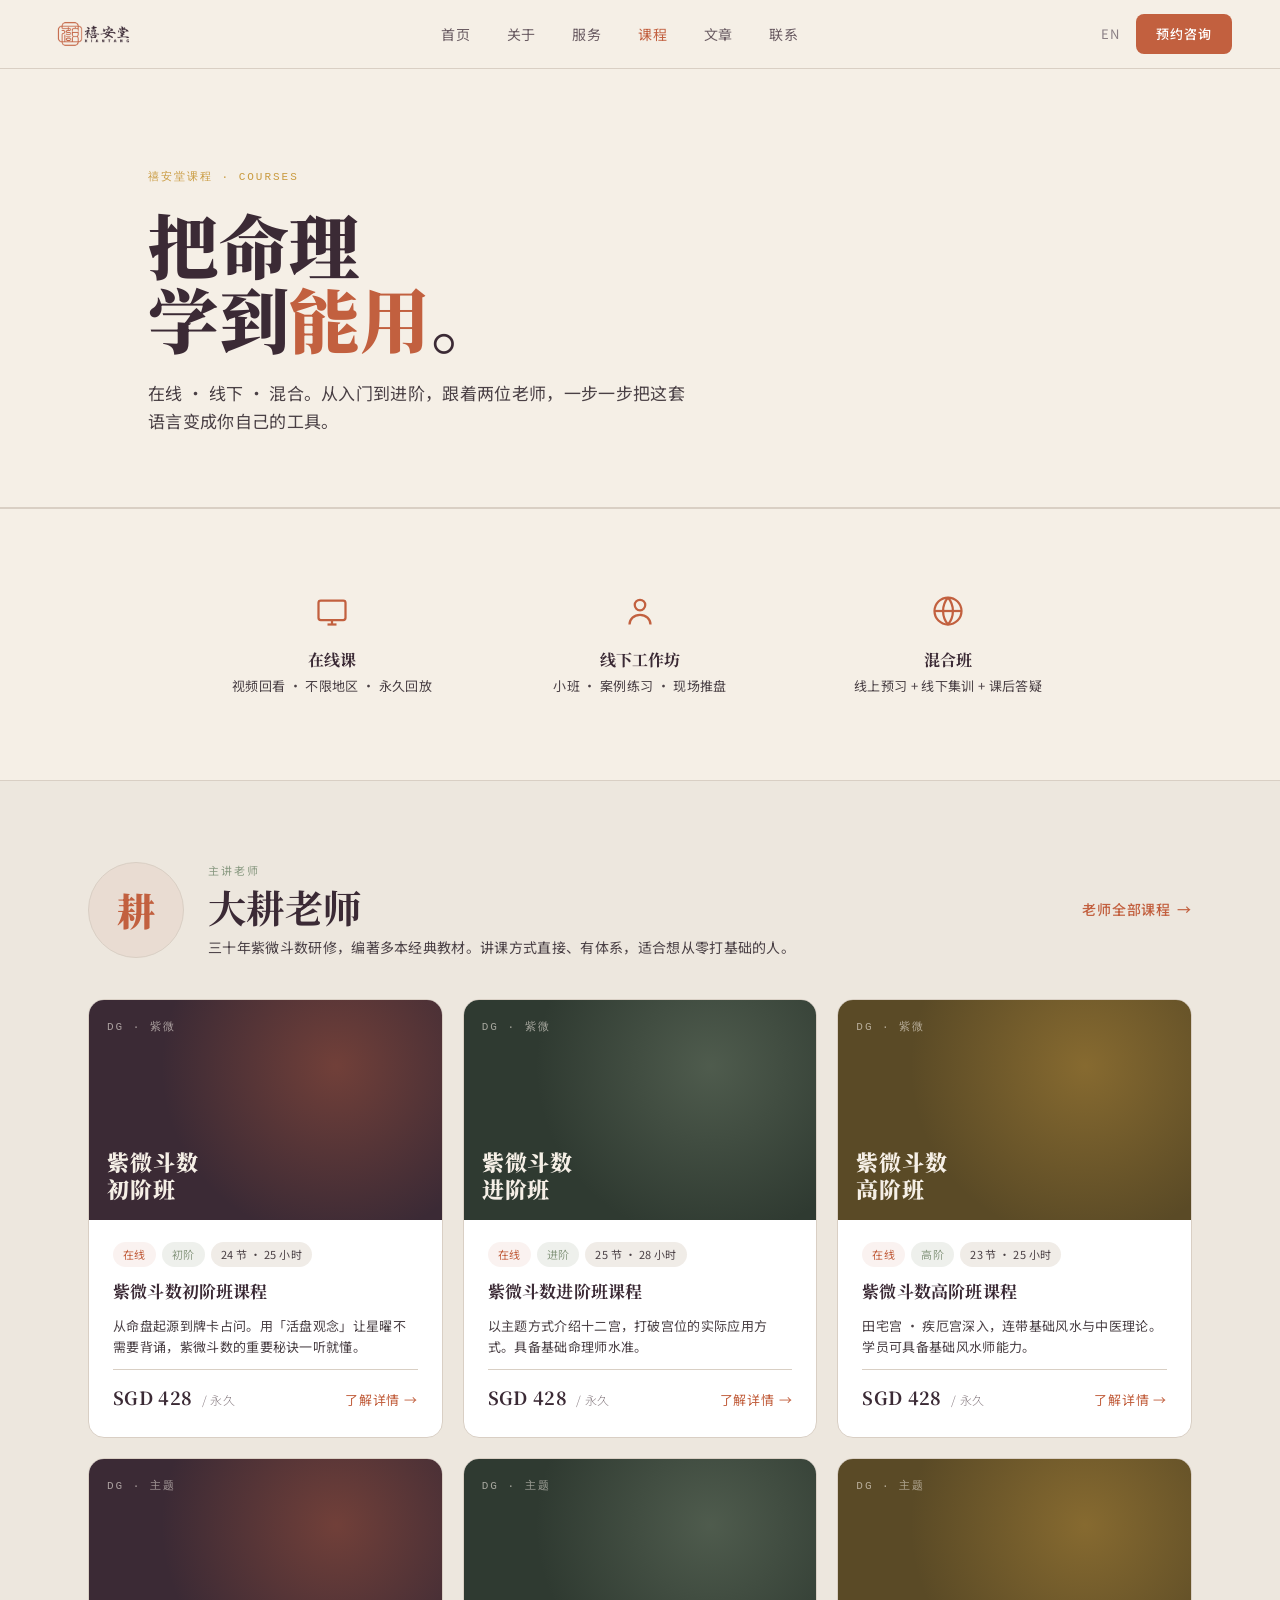
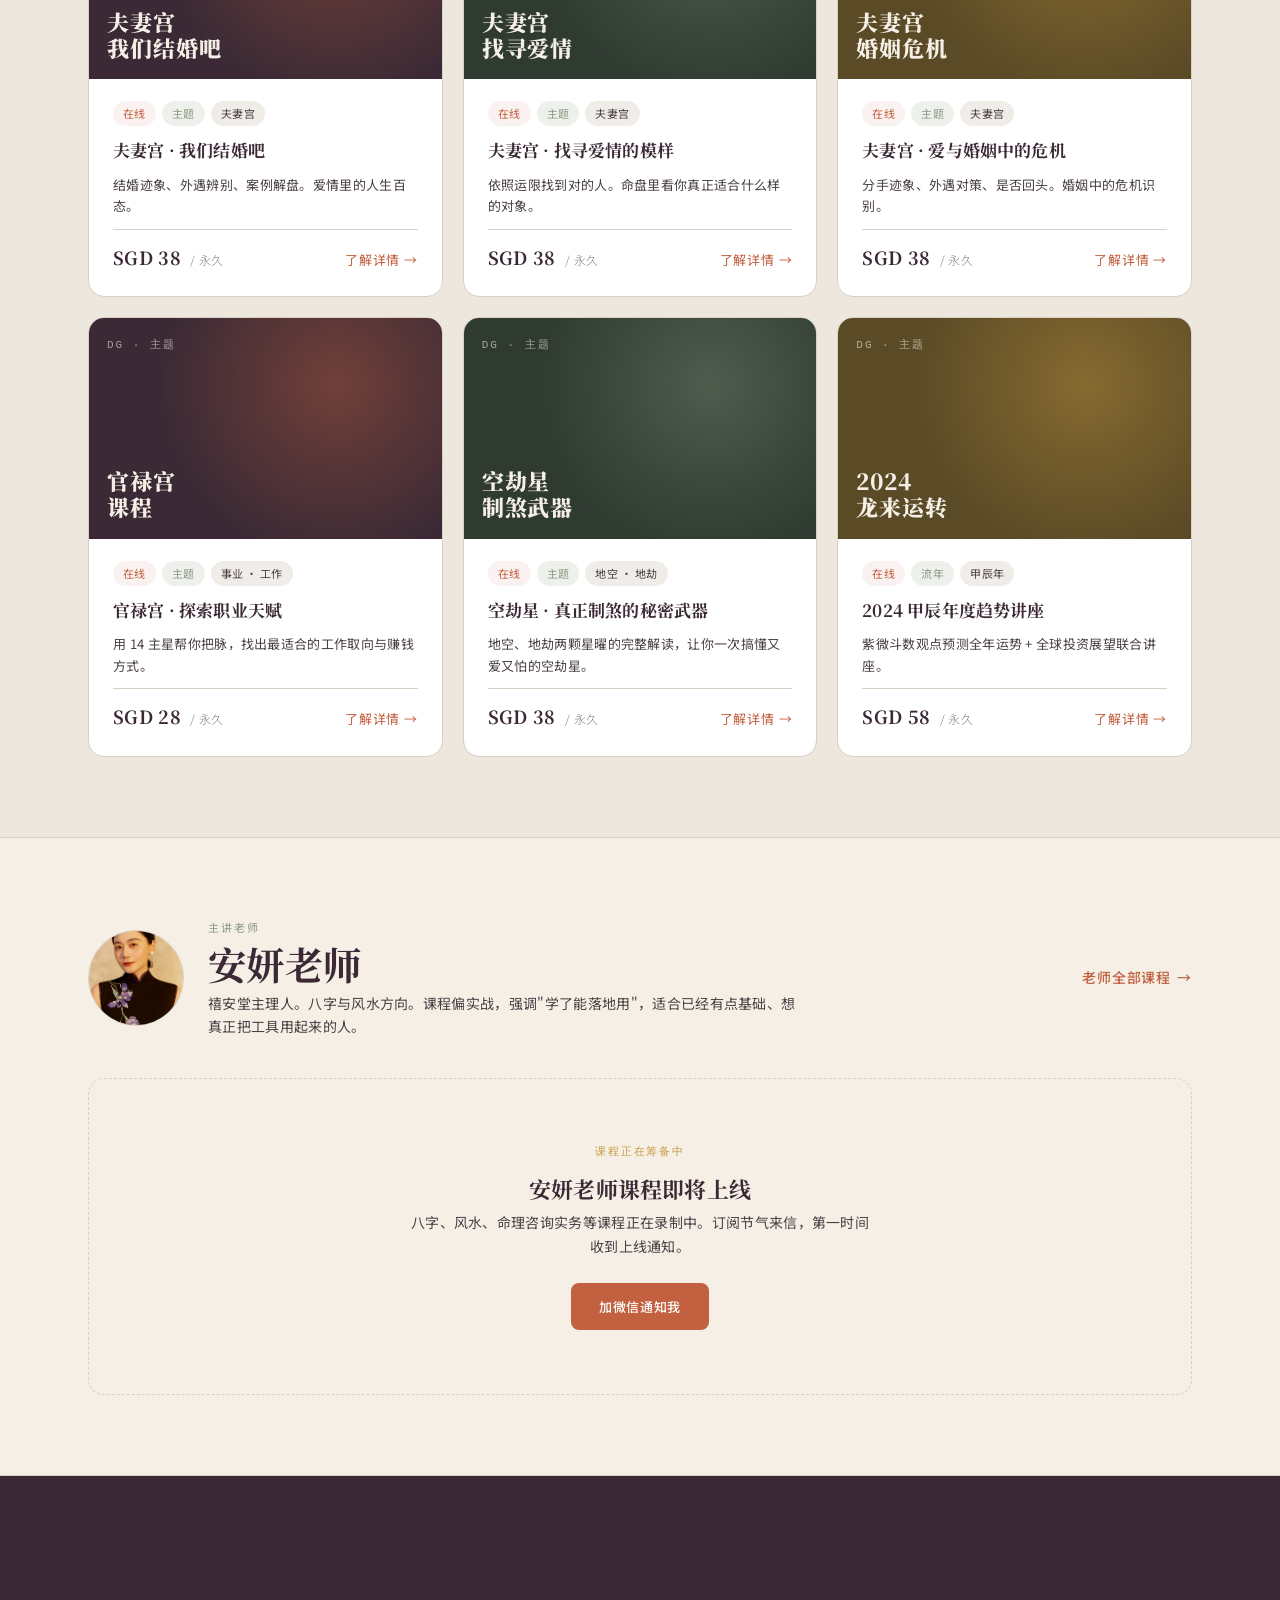
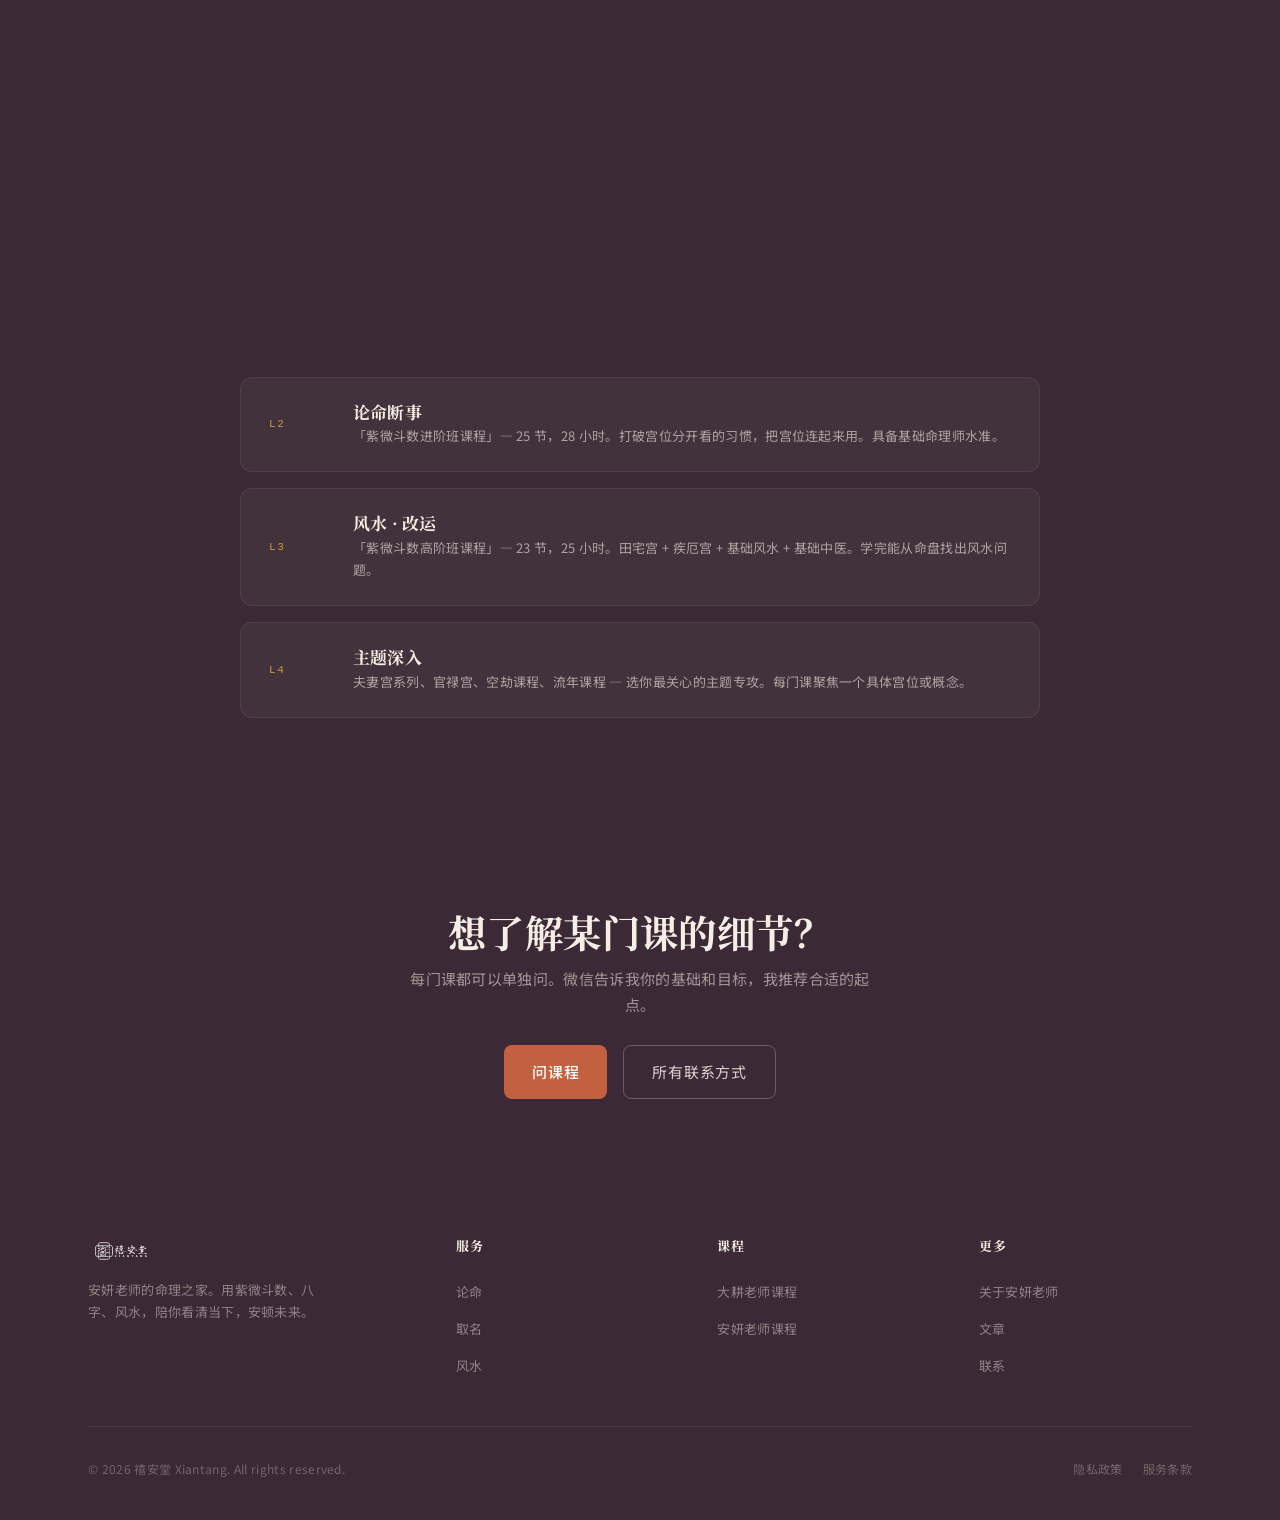
<file: courses.html>
<!DOCTYPE html>
<html lang="zh-CN">
<head>
  <meta charset="UTF-8" />
  <meta name="viewport" content="width=device-width, initial-scale=1.0" />
  <title>课程 — 禧安堂</title>
  <meta name="description" content="跟着大耕老师与安妍老师，把命理学到能用。" />
  <link rel="preconnect" href="https://fonts.googleapis.com" />
  <link rel="preconnect" href="https://fonts.gstatic.com" crossorigin />
  <link href="https://fonts.googleapis.com/css2?family=Noto+Serif+SC:wght@400;500;700;900&family=Noto+Sans+SC:wght@300;400;500&display=swap" rel="stylesheet" />
  <link rel="stylesheet" href="assets/site.css" />
  <style>
    /* ── Teacher band ── */
    .teacher-band { padding: 80px 0; border-bottom: 1px solid var(--gray-4); }
    .teacher-band:nth-of-type(odd) { background: #ede7de; }
    .teacher-head {
      display: grid; grid-template-columns: 96px 1fr auto;
      gap: 24px; align-items: center; margin-bottom: 40px;
    }
    @media (max-width: 768px) { .teacher-head { grid-template-columns: 72px 1fr; } .teacher-head .teacher-cta-link { grid-column: 1 / -1; } }
    .teacher-avatar {
      width: 96px; height: 96px; border-radius: 50%;
      background: var(--terracotta-light);
      border: 1px solid var(--gray-4);
      display: flex; align-items: center; justify-content: center;
      font-family: 'Noto Serif SC', serif;
      font-size: 38px; font-weight: 900; color: var(--terracotta);
      overflow: hidden;
    }
    .teacher-avatar img { width: 100%; height: 100%; object-fit: cover; }
    @media (max-width: 768px) { .teacher-avatar { width: 72px; height: 72px; font-size: 28px; } }
    .teacher-meta .role {
      font-size: 11px; letter-spacing: 0.18em;
      text-transform: uppercase; color: var(--sage);
      margin-bottom: 6px;
    }
    .teacher-meta h2 {
      font-size: clamp(28px, 3vw, 40px); color: var(--plum);
      margin-bottom: 6px;
    }
    .teacher-meta p {
      font-size: 14px; color: var(--gray-2);
      line-height: 1.65; max-width: 600px;
    }

    /* ── Course grid ── */
    .courses-list {
      display: grid;
      grid-template-columns: repeat(3, 1fr);
      gap: 20px;
    }
    @media (max-width: 900px) { .courses-list { grid-template-columns: 1fr 1fr; } }
    @media (max-width: 600px) { .courses-list { grid-template-columns: 1fr; } }
    .course-tile {
      background: #fff;
      border: 1px solid var(--gray-4);
      border-radius: 16px;
      overflow: hidden;
      display: flex; flex-direction: column;
      text-decoration: none; color: inherit;
      transition: box-shadow 0.25s, transform 0.25s var(--ease-out);
    }
    .course-tile:hover { transform: translateY(-3px); box-shadow: 0 10px 32px rgba(59,42,53,0.08); }
    .course-cover {
      aspect-ratio: 16/10;
      background: var(--plum);
      position: relative;
      display: flex; align-items: flex-end; justify-content: flex-start;
      padding: 18px;
      overflow: hidden;
    }
    .course-cover::before {
      content: ''; position: absolute; inset: 0;
      background: radial-gradient(circle at 70% 30%, rgba(194,96,63,0.4) 0%, transparent 60%);
    }
    .course-cover .cover-num {
      position: absolute; top: 18px; left: 18px;
      font-family: 'Courier New', monospace; font-size: 11px;
      letter-spacing: 0.18em; color: rgba(245,239,230,0.6); z-index: 1;
    }
    .course-cover .cover-title {
      font-family: 'Noto Serif SC', serif;
      font-size: 22px; font-weight: 900; color: var(--cream);
      letter-spacing: 0.04em;
      line-height: 1.2; z-index: 1;
      max-width: 80%;
    }
    .course-tile.sage .course-cover { background: #2f3a31; }
    .course-tile.sage .course-cover::before { background: radial-gradient(circle at 70% 30%, rgba(138,154,130,0.35) 0%, transparent 60%); }
    .course-tile.honey .course-cover { background: #5a4a26; }
    .course-tile.honey .course-cover::before { background: radial-gradient(circle at 70% 30%, rgba(201,154,63,0.4) 0%, transparent 60%); }

    .course-body {
      padding: 22px 24px 24px;
      display: flex; flex-direction: column; gap: 12px;
      flex: 1;
    }
    .course-body h4 {
      font-size: 17px; font-weight: 700;
      color: var(--plum); line-height: 1.4;
    }
    .course-meta-row {
      display: flex; flex-wrap: wrap; gap: 6px;
    }
    .course-tag {
      font-size: 11px;
      background: var(--terracotta-light);
      color: var(--terracotta);
      border-radius: 100px;
      padding: 3px 10px; letter-spacing: 0.04em;
    }
    .course-tag.sage { background: var(--sage-light); color: var(--sage); }
    .course-tag.gray { background: rgba(217,207,196,0.4); color: var(--gray-2); }
    .course-summary {
      font-size: 13px; color: var(--gray-2); line-height: 1.65;
      flex: 1;
    }
    .course-foot {
      display: flex; align-items: baseline; justify-content: space-between;
      padding-top: 12px; border-top: 1px solid var(--gray-4);
    }
    .course-price {
      font-family: 'Noto Serif SC', serif;
      font-size: 18px; font-weight: 700; color: var(--plum);
    }
    .course-price span {
      font-family: 'Noto Sans SC', sans-serif;
      font-size: 12px; font-weight: 300;
      color: var(--gray-3); margin-left: 4px;
    }
    .course-cta-mini {
      font-size: 13px; color: var(--terracotta);
      letter-spacing: 0.06em;
    }

    /* ── Format chips ── */
    #format-row { padding: 56px 0; background: var(--cream); border-top: 1px solid var(--gray-4); border-bottom: 1px solid var(--gray-4); }
    .format-chips {
      display: grid; grid-template-columns: repeat(3, 1fr);
      gap: 24px;
      max-width: 900px; margin: 0 auto;
    }
    @media (max-width: 768px) { .format-chips { grid-template-columns: 1fr; } }
    .format-chip {
      text-align: center;
      padding: 28px 24px;
    }
    .format-chip .icon {
      width: 36px; height: 36px;
      margin: 0 auto 14px;
      color: var(--terracotta);
    }
    .format-chip h4 { font-size: 16px; font-weight: 700; color: var(--plum); margin-bottom: 6px; }
    .format-chip p { font-size: 13px; color: var(--gray-2); line-height: 1.65; }

    /* ── Path / pyramid ── */
    #path { padding: var(--section-pad) 0; background: var(--plum); color: var(--cream); }
    .path-header { text-align: center; margin-bottom: 56px; }
    .path-header h2 { color: var(--cream); font-size: clamp(28px, 3.2vw, 44px); }
    .path-header p { color: rgba(245,239,230,0.55); max-width: 540px; margin: 12px auto 0; }
    .path-steps { max-width: 800px; margin: 0 auto; display: grid; gap: 16px; }
    .path-step {
      background: rgba(245,239,230,0.04);
      border: 1px solid rgba(245,239,230,0.07);
      border-radius: 12px;
      padding: 24px 28px;
      display: grid; grid-template-columns: 64px 1fr;
      gap: 20px; align-items: center;
    }
    .path-step .level {
      font-family: 'Courier New', monospace; font-size: 11px;
      letter-spacing: 0.16em; color: var(--honey);
    }
    .path-step h4 { color: var(--cream); font-size: 17px; font-weight: 700; margin-bottom: 4px; }
    .path-step p { color: rgba(245,239,230,0.6); font-size: 13px; line-height: 1.7; }
    #path .section-label { color: var(--sage); }
  </style>
</head>
<body>
  <nav id="site-nav" aria-label="主导航">
    <a href="index.html" class="nav-logo"><img src="assets/logo-recolored.png" alt="禧安堂" style="height:44px;width:auto;display:block;" /></a>
    <ul class="nav-links">
      <li><a href="index.html">首页</a></li>
      <li><a href="about.html">关于</a></li>
      <li><a href="services.html">服务</a></li>
      <li><a href="courses.html" class="active">课程</a></li>
      <li><a href="journal.html">文章</a></li>
      <li><a href="contact.html">联系</a></li>
    </ul>
    <div class="nav-right">
      <span class="nav-lang">EN</span>
      <a href="contact.html#book" class="nav-cta">预约咨询</a>
    </div>
  </nav>

  <main>
    <section class="page-head">
      <div class="page-head-inner">
        <p class="page-head-eyebrow reveal">禧安堂课程 · Courses</p>
        <h1 class="reveal reveal-delay-1">把命理<br />学到<em>能用</em>。</h1>
        <p class="lede reveal reveal-delay-2">在线 · 线下 · 混合。从入门到进阶，跟着两位老师，一步一步把这套语言变成你自己的工具。</p>
      </div>
    </section>

    <!-- Format chips -->
    <section id="format-row">
      <div class="format-chips">
        <div class="format-chip reveal">
          <svg class="icon" viewBox="0 0 24 24" fill="none" stroke="currentColor" stroke-width="1.5"><rect x="3" y="5" width="18" height="13" rx="1.5"/><path d="M9 21h6"/><path d="M12 18v3"/></svg>
          <h4>在线课</h4>
          <p>视频回看 · 不限地区 · 永久回放</p>
        </div>
        <div class="format-chip reveal reveal-delay-1">
          <svg class="icon" viewBox="0 0 24 24" fill="none" stroke="currentColor" stroke-width="1.5"><circle cx="12" cy="8" r="3.5"/><path d="M5 21c0-3.5 3-6.5 7-6.5s7 3 7 6.5"/></svg>
          <h4>线下工作坊</h4>
          <p>小班 · 案例练习 · 现场推盘</p>
        </div>
        <div class="format-chip reveal reveal-delay-2">
          <svg class="icon" viewBox="0 0 24 24" fill="none" stroke="currentColor" stroke-width="1.5"><circle cx="12" cy="12" r="9"/><path d="M3 12h18"/><path d="M12 3a14 14 0 010 18"/><path d="M12 3a14 14 0 000 18"/></svg>
          <h4>混合班</h4>
          <p>线上预习 + 线下集训 + 课后答疑</p>
        </div>
      </div>
    </section>

    <!-- 大耕老师 -->
    <section class="teacher-band" id="dageng">
      <div class="container">
        <div class="teacher-head reveal">
          <div class="teacher-avatar">耕</div>
          <div class="teacher-meta">
            <p class="role">主讲老师</p>
            <h2>大耕老师</h2>
            <p>三十年紫微斗数研修，编著多本经典教材。讲课方式直接、有体系，适合想从零打基础的人。</p>
          </div>
          <a href="#" class="btn-text teacher-cta-link">老师全部课程 <span class="arrow">→</span></a>
        </div>

        <div class="courses-list">
          <a class="course-tile reveal" href="courses/course.html?slug=dg-entry">
            <div class="course-cover">
              <span class="cover-num">DG · 紫微</span>
              <span class="cover-title">紫微斗数<br />初阶班</span>
            </div>
            <div class="course-body">
              <div class="course-meta-row">
                <span class="course-tag">在线</span>
                <span class="course-tag sage">初阶</span>
                <span class="course-tag gray">24 节 · 25 小时</span>
              </div>
              <h4>紫微斗数初阶班课程</h4>
              <p class="course-summary">从命盘起源到牌卡占问。用「活盘观念」让星曜不需要背诵，紫微斗数的重要秘诀一听就懂。</p>
              <div class="course-foot">
                <span class="course-price">SGD 428 <span>/ 永久</span></span>
                <span class="course-cta-mini">了解详情 →</span>
              </div>
            </div>
          </a>

          <a class="course-tile sage reveal reveal-delay-1" href="courses/course.html?slug=dg-intermediate">
            <div class="course-cover">
              <span class="cover-num">DG · 紫微</span>
              <span class="cover-title">紫微斗数<br />进阶班</span>
            </div>
            <div class="course-body">
              <div class="course-meta-row">
                <span class="course-tag">在线</span>
                <span class="course-tag sage">进阶</span>
                <span class="course-tag gray">25 节 · 28 小时</span>
              </div>
              <h4>紫微斗数进阶班课程</h4>
              <p class="course-summary">以主题方式介绍十二宫，打破宫位的实际应用方式。具备基础命理师水准。</p>
              <div class="course-foot">
                <span class="course-price">SGD 428 <span>/ 永久</span></span>
                <span class="course-cta-mini">了解详情 →</span>
              </div>
            </div>
          </a>

          <a class="course-tile honey reveal reveal-delay-2" href="courses/course.html?slug=dg-advanced">
            <div class="course-cover">
              <span class="cover-num">DG · 紫微</span>
              <span class="cover-title">紫微斗数<br />高阶班</span>
            </div>
            <div class="course-body">
              <div class="course-meta-row">
                <span class="course-tag">在线</span>
                <span class="course-tag sage">高阶</span>
                <span class="course-tag gray">23 节 · 25 小时</span>
              </div>
              <h4>紫微斗数高阶班课程</h4>
              <p class="course-summary">田宅宫 · 疾厄宫深入，连带基础风水与中医理论。学员可具备基础风水师能力。</p>
              <div class="course-foot">
                <span class="course-price">SGD 428 <span>/ 永久</span></span>
                <span class="course-cta-mini">了解详情 →</span>
              </div>
            </div>
          </a>

          <a class="course-tile reveal" href="courses/course.html?slug=dg-fuqi01">
            <div class="course-cover">
              <span class="cover-num">DG · 主题</span>
              <span class="cover-title">夫妻宫<br />我们结婚吧</span>
            </div>
            <div class="course-body">
              <div class="course-meta-row">
                <span class="course-tag">在线</span>
                <span class="course-tag sage">主题</span>
                <span class="course-tag gray">夫妻宫</span>
              </div>
              <h4>夫妻宫 · 我们结婚吧</h4>
              <p class="course-summary">结婚迹象、外遇辨别、案例解盘。爱情里的人生百态。</p>
              <div class="course-foot">
                <span class="course-price">SGD 38 <span>/ 永久</span></span>
                <span class="course-cta-mini">了解详情 →</span>
              </div>
            </div>
          </a>

          <a class="course-tile sage reveal reveal-delay-1" href="courses/course.html?slug=dg-fuqi02">
            <div class="course-cover">
              <span class="cover-num">DG · 主题</span>
              <span class="cover-title">夫妻宫<br />找寻爱情</span>
            </div>
            <div class="course-body">
              <div class="course-meta-row">
                <span class="course-tag">在线</span>
                <span class="course-tag sage">主题</span>
                <span class="course-tag gray">夫妻宫</span>
              </div>
              <h4>夫妻宫 · 找寻爱情的模样</h4>
              <p class="course-summary">依照运限找到对的人。命盘里看你真正适合什么样的对象。</p>
              <div class="course-foot">
                <span class="course-price">SGD 38 <span>/ 永久</span></span>
                <span class="course-cta-mini">了解详情 →</span>
              </div>
            </div>
          </a>

          <a class="course-tile honey reveal reveal-delay-2" href="courses/course.html?slug=dg-fuqi03">
            <div class="course-cover">
              <span class="cover-num">DG · 主题</span>
              <span class="cover-title">夫妻宫<br />婚姻危机</span>
            </div>
            <div class="course-body">
              <div class="course-meta-row">
                <span class="course-tag">在线</span>
                <span class="course-tag sage">主题</span>
                <span class="course-tag gray">夫妻宫</span>
              </div>
              <h4>夫妻宫 · 爱与婚姻中的危机</h4>
              <p class="course-summary">分手迹象、外遇对策、是否回头。婚姻中的危机识别。</p>
              <div class="course-foot">
                <span class="course-price">SGD 38 <span>/ 永久</span></span>
                <span class="course-cta-mini">了解详情 →</span>
              </div>
            </div>
          </a>

          <a class="course-tile reveal" href="courses/course.html?slug=dg-guanlu">
            <div class="course-cover">
              <span class="cover-num">DG · 主题</span>
              <span class="cover-title">官禄宫<br />课程</span>
            </div>
            <div class="course-body">
              <div class="course-meta-row">
                <span class="course-tag">在线</span>
                <span class="course-tag sage">主题</span>
                <span class="course-tag gray">事业 · 工作</span>
              </div>
              <h4>官禄宫 · 探索职业天赋</h4>
              <p class="course-summary">用 14 主星帮你把脉，找出最适合的工作取向与赚钱方式。</p>
              <div class="course-foot">
                <span class="course-price">SGD 28 <span>/ 永久</span></span>
                <span class="course-cta-mini">了解详情 →</span>
              </div>
            </div>
          </a>

          <a class="course-tile sage reveal reveal-delay-1" href="courses/course.html?slug=dg-kongjie">
            <div class="course-cover">
              <span class="cover-num">DG · 主题</span>
              <span class="cover-title">空劫星<br />制煞武器</span>
            </div>
            <div class="course-body">
              <div class="course-meta-row">
                <span class="course-tag">在线</span>
                <span class="course-tag sage">主题</span>
                <span class="course-tag gray">地空 · 地劫</span>
              </div>
              <h4>空劫星 · 真正制煞的秘密武器</h4>
              <p class="course-summary">地空、地劫两颗星曜的完整解读，让你一次搞懂又爱又怕的空劫星。</p>
              <div class="course-foot">
                <span class="course-price">SGD 38 <span>/ 永久</span></span>
                <span class="course-cta-mini">了解详情 →</span>
              </div>
            </div>
          </a>

          <a class="course-tile honey reveal reveal-delay-2" href="courses/course.html?slug=dg-2024lnys">
            <div class="course-cover">
              <span class="cover-num">DG · 主题</span>
              <span class="cover-title">2024<br />龙来运转</span>
            </div>
            <div class="course-body">
              <div class="course-meta-row">
                <span class="course-tag">在线</span>
                <span class="course-tag sage">流年</span>
                <span class="course-tag gray">甲辰年</span>
              </div>
              <h4>2024 甲辰年度趋势讲座</h4>
              <p class="course-summary">紫微斗数观点预测全年运势 + 全球投资展望联合讲座。</p>
              <div class="course-foot">
                <span class="course-price">SGD 58 <span>/ 永久</span></span>
                <span class="course-cta-mini">了解详情 →</span>
              </div>
            </div>
          </a>
        </div>
      </div>
    </section>

    <!-- 安妍老师 -->
    <section class="teacher-band" id="anyan">
      <div class="container">
        <div class="teacher-head reveal">
          <div class="teacher-avatar"><img src="uploads/anyan.jpeg" alt="安妍老师" /></div>
          <div class="teacher-meta">
            <p class="role">主讲老师</p>
            <h2>安妍老师</h2>
            <p>禧安堂主理人。八字与风水方向。课程偏实战，强调"学了能落地用"，适合已经有点基础、想真正把工具用起来的人。</p>
          </div>
          <a href="#" class="btn-text teacher-cta-link">老师全部课程 <span class="arrow">→</span></a>
        </div>

        <div class="courses-list">
          <div style="grid-column: 1 / -1; padding: 64px 32px; background: rgba(245,239,230,0.5); border: 1px dashed var(--gray-4); border-radius: 16px; text-align: center;">
            <p style="font-family: 'Courier New', monospace; font-size: 11px; letter-spacing: 0.18em; text-transform: uppercase; color: var(--honey); margin-bottom: 14px;">课程正在筹备中</p>
            <h4 style="font-size: 22px; color: var(--plum); margin-bottom: 10px; font-weight: 700;">安妍老师课程即将上线</h4>
            <p style="font-size: 14px; color: var(--gray-2); line-height: 1.7; max-width: 460px; margin: 0 auto 24px;">八字、风水、命理咨询实务等课程正在录制中。订阅节气来信，第一时间收到上线通知。</p>
            <button class="btn-primary" style="font-size: 13px;" onclick="openWeChatModal()">加微信通知我</button>
          </div>
        </div>
      </div>
    </section>

    <!-- Path -->
    <section id="path">
      <div class="container">
        <div class="path-header reveal">
          <p class="section-label">学习路径</p>
          <h2>不知道从哪开始？<br />这条路适合大多数人。</h2>
          <p>四个阶段，每个阶段不一定要在禧安堂学。但如果你想跟着我们走完，我们也准备好了。</p>
        </div>
        <div class="path-steps">
          <div class="path-step reveal"><span class="level">L1</span><div><h4>读自己的盘</h4><p>从「紫微斗数初阶班课程」开始 — 24 节，25 小时，把命盘十二宫、主星、四化都过一遍。下课时能自己起盘、读自己的盘。</p></div></div>
          <div class="path-step reveal reveal-delay-1"><span class="level">L2</span><div><h4>论命断事</h4><p>「紫微斗数进阶班课程」— 25 节，28 小时。打破宫位分开看的习惯，把宫位连起来用。具备基础命理师水准。</p></div></div>
          <div class="path-step reveal reveal-delay-2"><span class="level">L3</span><div><h4>风水 · 改运</h4><p>「紫微斗数高阶班课程」— 23 节，25 小时。田宅宫 + 疾厄宫 + 基础风水 + 基础中医。学完能从命盘找出风水问题。</p></div></div>
          <div class="path-step reveal reveal-delay-3"><span class="level">L4</span><div><h4>主题深入</h4><p>夫妻宫系列、官禄宫、空劫课程、流年课程 — 选你最关心的主题专攻。每门课聚焦一个具体宫位或概念。</p></div></div>
        </div>
      </div>
    </section>

    <section class="cta-band">
      <div class="container">
        <h2 class="reveal">想了解某门课的细节？</h2>
        <p class="reveal reveal-delay-1">每门课都可以单独问。微信告诉我你的基础和目标，我推荐合适的起点。</p>
        <div class="cta-band-btns reveal reveal-delay-2">
          <button class="btn-primary" onclick="openWeChatModal()">问课程</button>
          <a href="contact.html" class="btn-ghost" style="color:rgba(245,239,230,0.85);border-color:rgba(245,239,230,0.25);">所有联系方式</a>
        </div>
      </div>
    </section>
  </main>

  <footer id="footer">
    <div class="container">
      <div class="footer-top">
        <div class="footer-brand">
          <img src="assets/logo-recolored.png" alt="禧安堂" style="height:32px;width:auto;display:block;margin-bottom:12px;opacity:0.85;filter:brightness(0) invert(1) sepia(1) saturate(0.4) brightness(1.2);" />
          <p>安妍老师的命理之家。用紫微斗数、八字、风水，陪你看清当下，安顿未来。</p>
        </div>
        <div class="footer-col"><h5>服务</h5><ul><li><a href="services.html#divination">论命</a></li><li><a href="services.html#naming">取名</a></li><li><a href="services.html#fengshui">风水</a></li></ul></div>
        <div class="footer-col"><h5>课程</h5><ul><li><a href="courses.html#dageng">大耕老师课程</a></li><li><a href="courses.html#anyan">安妍老师课程</a></li></ul></div>
        <div class="footer-col"><h5>更多</h5><ul><li><a href="about.html">关于安妍老师</a></li><li><a href="journal.html">文章</a></li><li><a href="contact.html">联系</a></li></ul></div>
      </div>
      <div class="footer-bottom">
        <p class="footer-copy">© 2026 禧安堂 Xiantang. All rights reserved.</p>
        <div class="footer-legal"><a href="#">隐私政策</a><a href="#">服务条款</a></div>
      </div>
    </div>
  </footer>

  <div id="mobile-cta">
    <div class="mobile-cta-inner">
      <a href="https://wa.me/" class="btn-wa" target="_blank">WhatsApp</a>
      <button class="btn-wechat" onclick="openWeChatModal()">微信咨询</button>
    </div>
  </div>

  <div class="modal-backdrop" id="wechat-modal" onclick="handleModalBackdropClick(event)">
    <div class="modal-box">
      <h3>微信咨询</h3>
      <p>扫码添加安妍老师微信<br />备注「咨询」</p>
      <div class="modal-qr img-placeholder" style="border-radius:8px;font-size:11px;">微信二维码<br />（待上传）</div>
      <button class="modal-close" onclick="closeWeChatModal()">关闭</button>
    </div>
  </div>

  <script src="assets/site.js"></script>
</body>
</html>
</file>
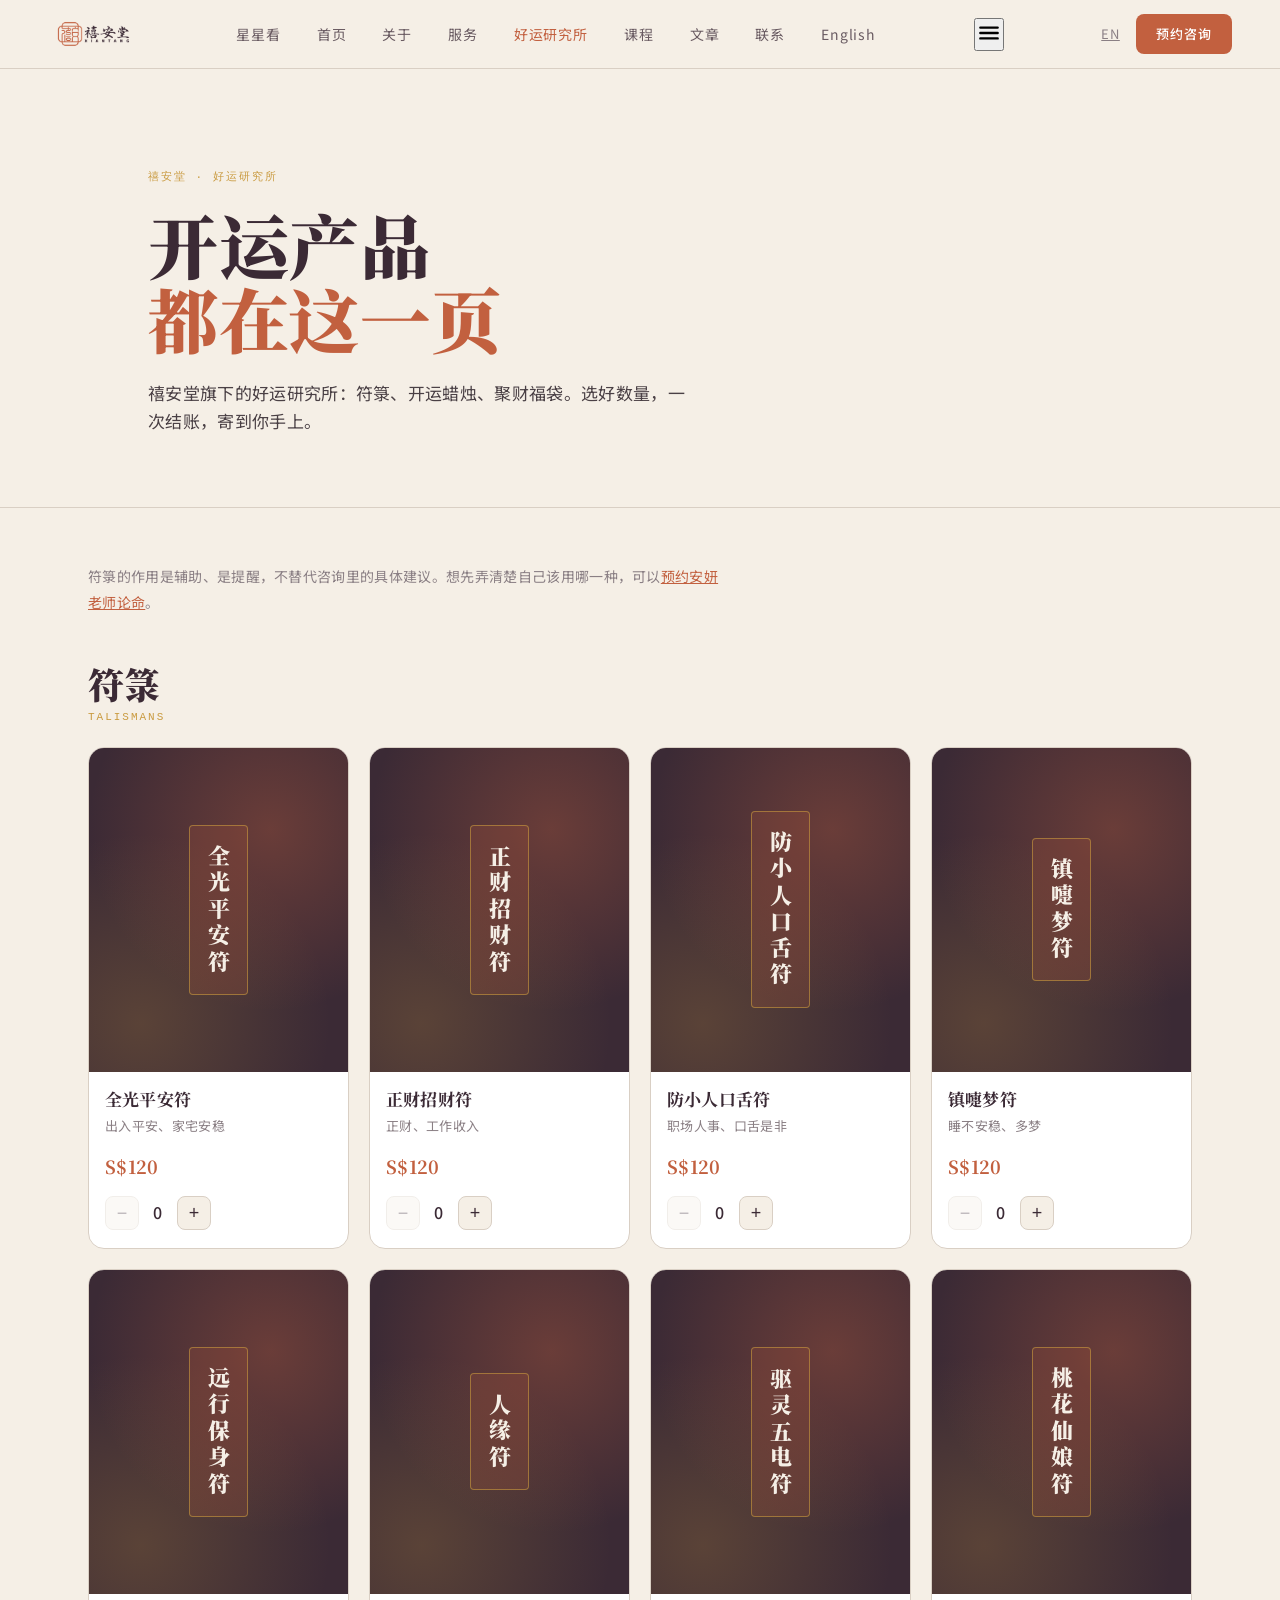
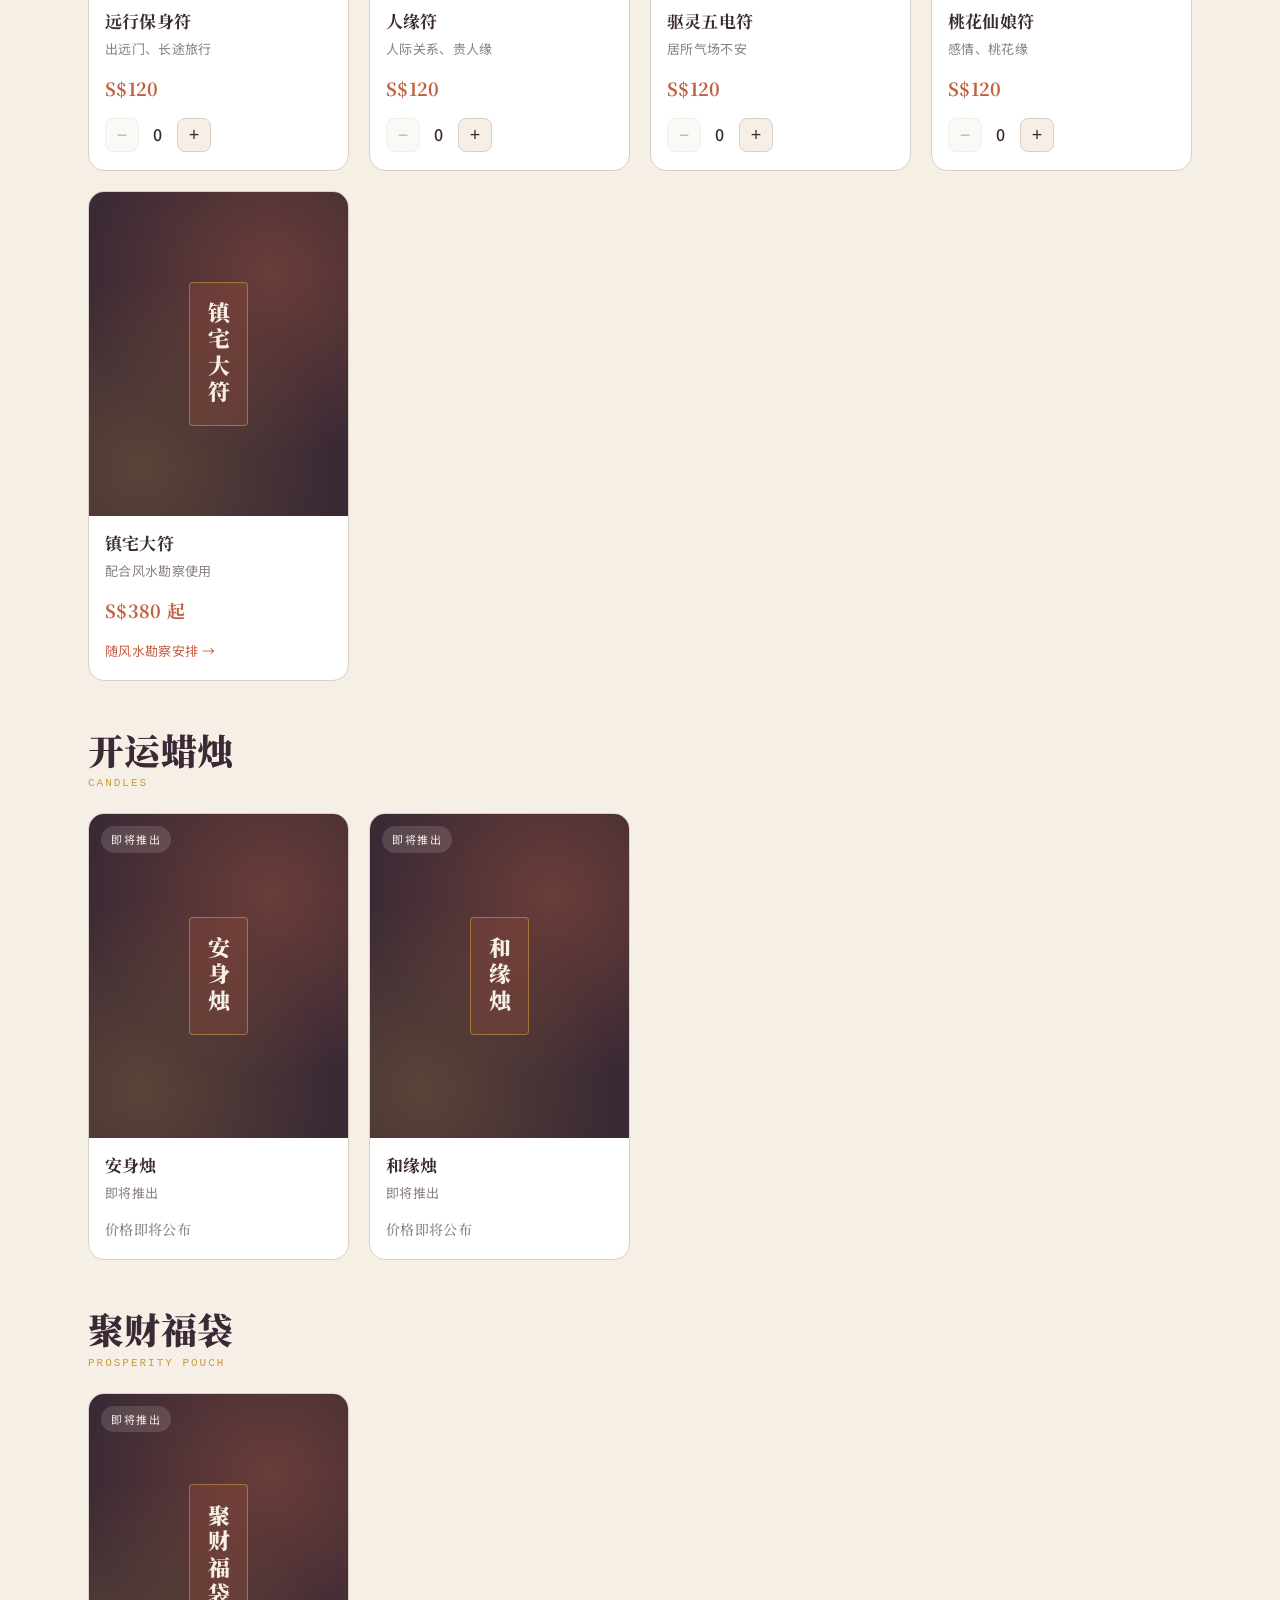
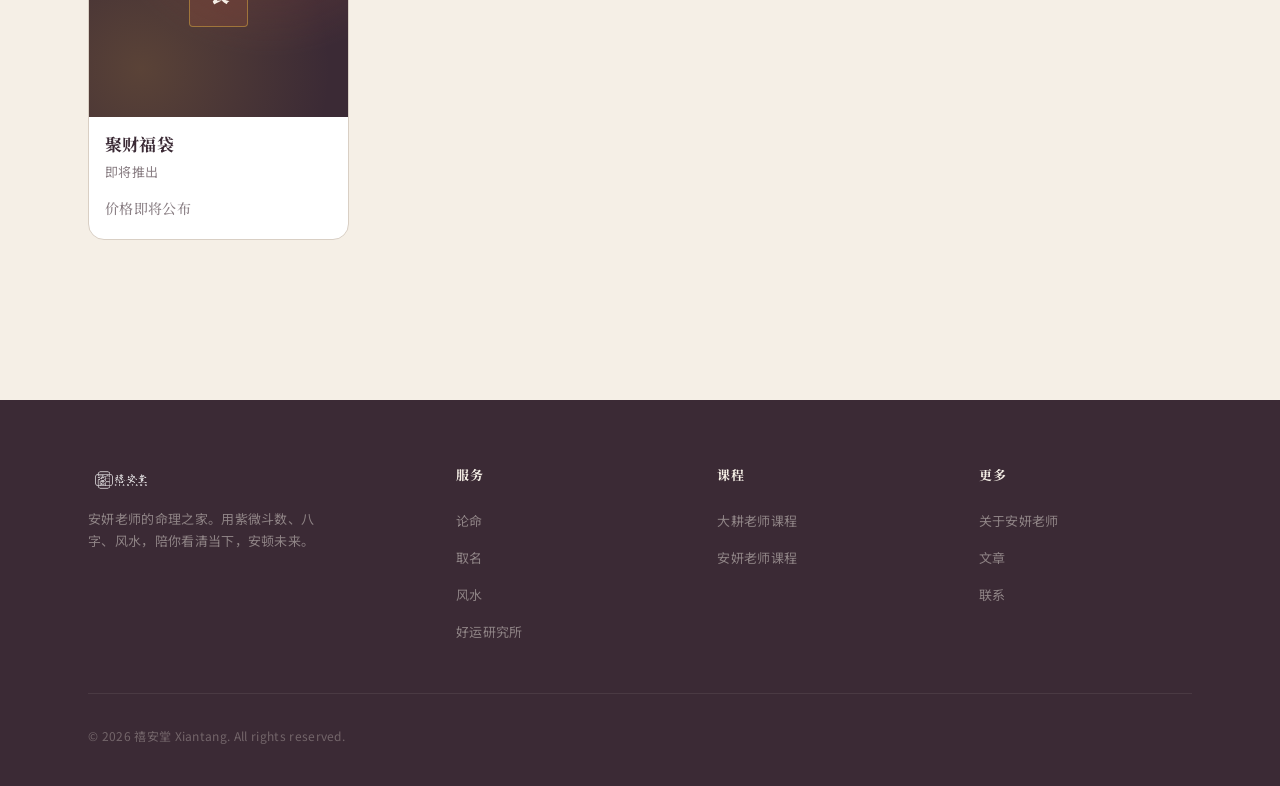
<file: haoyun.html>
<!DOCTYPE html>
<html lang="zh-CN">
<head>
  <!-- Google Analytics (GA4) -->
  <script async src="https://www.googletagmanager.com/gtag/js?id=G-81QNQHVXSJ"></script>
  <script>
    window.dataLayer = window.dataLayer || [];
    function gtag(){dataLayer.push(arguments);}
    gtag('js', new Date());
    gtag('config', 'G-81QNQHVXSJ');
  </script>
  <meta charset="UTF-8" />
  <meta name="viewport" content="width=device-width, initial-scale=1.0" />
  <title>好运研究所 — 禧安堂</title>
  <meta name="description" content="禧安堂旗下的好运研究所：符箓、开运蜡烛、聚财福袋，所有开运产品都在这一页。" />
  <link rel="alternate" hreflang="zh-Hans" href="https://xiantang.life/haoyun.html" />
  <link rel="alternate" hreflang="en" href="https://xiantang.life/en/haoyun.html" />
  <link rel="preconnect" href="https://fonts.googleapis.com" />
  <link rel="preconnect" href="https://fonts.gstatic.com" crossorigin />
  <link href="https://fonts.googleapis.com/css2?family=Noto+Serif+SC:wght@400;500;700;900&family=Noto+Sans+SC:wght@300;400;500&display=swap" rel="stylesheet" />
  <link rel="stylesheet" href="assets/site.css?v=202608101630" />
  <style>
    #shop { padding: 56px 0 160px; }
    .shop-note { font-size: 14px; color: var(--gray-3); line-height: 1.8; max-width: 640px; margin-bottom: 40px; }
    .shop-cat { margin-top: 48px; }
    .shop-cat h2 { font-size: clamp(26px, 3vw, 36px); font-weight: 900; color: var(--plum); margin-bottom: 4px; }
    .shop-cat .cat-en { font-family: 'Courier New', monospace; font-size: 11px; letter-spacing: 0.18em; text-transform: uppercase; color: var(--honey); margin-bottom: 20px; }
    .shop-grid { display: grid; grid-template-columns: repeat(auto-fill, minmax(220px, 1fr)); gap: 20px; }
    @media (max-width: 520px) { .shop-grid { grid-template-columns: 1fr 1fr; gap: 12px; } }
    .card { background: #fff; border: 1px solid var(--gray-4); border-radius: var(--radius-card); overflow: hidden; display: flex; flex-direction: column; }
    .card-visual { aspect-ratio: 4/5; background: var(--plum); position: relative; display: flex; align-items: center; justify-content: center; overflow: hidden; }
    .card-visual img { width: 100%; height: 100%; object-fit: cover; display: block; }
    .card-visual::before { content: ''; position: absolute; inset: 0; background: radial-gradient(circle at 70% 25%, rgba(194,96,63,0.35) 0%, transparent 60%), radial-gradient(circle at 20% 85%, rgba(201,154,63,0.22) 0%, transparent 55%); }
    .card-visual .glyph { position: relative; z-index: 1; font-family: 'Noto Serif SC', serif; font-weight: 900; color: var(--cream); writing-mode: vertical-rl; letter-spacing: 0.2em; font-size: 22px; padding: 18px 10px; border: 1px solid rgba(201,154,63,0.6); border-radius: 4px; background: rgba(194,96,63,0.18); }
    .card-visual .soon { position: absolute; top: 12px; left: 12px; z-index: 2; font-size: 11px; letter-spacing: 0.14em; color: var(--cream); background: rgba(245,239,230,0.14); padding: 4px 10px; border-radius: 999px; }
    .card-body { padding: 16px 16px 18px; display: flex; flex-direction: column; gap: 6px; flex: 1; }
    .card-body h3 { font-family: 'Noto Serif SC', serif; font-size: 17px; font-weight: 700; color: var(--plum); line-height: 1.35; }
    .card-body .use { font-size: 13px; color: var(--gray-3); line-height: 1.6; }
    .card-body .price { font-family: 'Noto Serif SC', serif; font-size: 18px; font-weight: 700; color: var(--terracotta); margin-top: auto; padding-top: 8px; }
    .card-body .price.muted { color: var(--gray-3); font-size: 14px; font-weight: 500; }
    .qty { display: flex; align-items: center; gap: 8px; margin-top: 8px; }
    .qty button { width: 34px; height: 34px; border-radius: 8px; border: 1px solid var(--gray-4); background: var(--cream); color: var(--plum); font-size: 18px; cursor: pointer; line-height: 1; }
    .qty button:disabled { opacity: 0.35; cursor: default; }
    .qty .n { min-width: 22px; text-align: center; font-weight: 500; color: var(--plum); }
    .card .link-cta { margin-top: 8px; font-size: 13px; color: var(--terracotta); text-decoration: none; }
    #cart-bar { position: fixed; left: 0; right: 0; bottom: 0; z-index: 60; background: var(--plum); color: var(--cream); padding: 14px 24px calc(14px + env(safe-area-inset-bottom)); display: none; align-items: center; justify-content: space-between; gap: 16px; box-shadow: 0 -8px 30px rgba(0,0,0,0.18); }
    #cart-bar.show { display: flex; }
    #cart-bar .sum { font-size: 15px; }
    #cart-bar .sum b { font-family: 'Noto Serif SC', serif; font-size: 18px; color: var(--honey); margin-left: 6px; }
    #checkout { display: none; margin-top: 56px; padding: 32px; background: #fff; border: 1px solid var(--gray-4); border-radius: var(--radius-card); max-width: 640px; }
    #checkout.show { display: block; }
    #checkout h2 { font-size: 26px; font-weight: 900; color: var(--plum); margin-bottom: 16px; }
    #checkout ul { list-style: none; margin: 0 0 20px; padding: 0; display: grid; gap: 6px; font-size: 14px; color: var(--gray-2); }
    #checkout ul li { display: flex; justify-content: space-between; gap: 12px; }
    #checkout label { display: block; font-size: 13px; color: var(--gray-2); margin: 14px 0 6px; }
    #checkout input, #checkout textarea { width: 100%; box-sizing: border-box; padding: 12px 14px; border: 1px solid var(--gray-4); border-radius: 8px; font: inherit; font-size: 15px; background: var(--cream); color: var(--gray-1); }
    #checkout textarea { min-height: 84px; resize: vertical; }
    #checkout .fine { font-size: 12px; color: var(--gray-3); line-height: 1.7; margin-top: 12px; }
    #checkout .err { color: var(--terracotta); font-size: 13px; margin-top: 10px; min-height: 1em; }
    .banner { margin: 0 0 32px; padding: 18px 22px; border-radius: 12px; font-size: 15px; line-height: 1.7; }
    .banner.ok { background: var(--sage-light); color: var(--plum); }
    .banner.warn { background: var(--terracotta-light); color: var(--plum); }
  </style>
</head>
<body>
  <nav id="site-nav" aria-label="主导航">
    <a href="index.html" class="nav-logo"><img src="assets/logo-recolored.png" alt="禧安堂" style="height:44px;width:auto;display:block;" /></a>
    <ul class="nav-links">
      <li><a href="https://mystar.xiantang.life">星星看</a></li>
      <li><a href="index.html">首页</a></li>
      <li><a href="about.html">关于</a></li>
      <li><a href="services.html">服务</a></li>
      <li><a href="haoyun.html" class="active">好运研究所</a></li>
      <li><a href="courses.html">课程</a></li>
      <li><a href="journal.html">文章</a></li>
      <li><a href="contact.html">联系</a></li>
      <li class="nav-lang-mobile"><a href="en/haoyun.html">English</a></li>
    </ul>
    <button class="nav-toggle" aria-label="菜单" aria-expanded="false" type="button"><svg class="nav-toggle-icon" width="26" height="26" viewBox="0 0 24 24" fill="none" stroke="currentColor" stroke-width="2.2" stroke-linecap="round"><path d="M4 7h16M4 12h16M4 17h16"/></svg></button>
    <div class="nav-right">
      <a class="nav-lang" href="en/haoyun.html">EN</a>
      <a href="contact.html#book" class="nav-cta">预约咨询</a>
    </div>
  </nav>

  <main>
    <section class="page-head">
      <div class="page-head-inner">
        <p class="page-head-eyebrow">禧安堂 · 好运研究所</p>
        <h1>开运产品<br /><em>都在这一页</em></h1>
        <p class="lede">禧安堂旗下的好运研究所：符箓、开运蜡烛、聚财福袋。选好数量，一次结账，寄到你手上。</p>
      </div>
    </section>

    <section id="shop">
      <div class="container">
        <div id="banner"></div>
        <p class="shop-note">符箓的作用是辅助、是提醒，不替代咨询里的具体建议。想先弄清楚自己该用哪一种，可以<a href="contact.html#book" style="color:var(--terracotta)">预约安妍老师论命</a>。</p>
        <div id="catalog"></div>

        <form id="checkout" novalidate>
          <h2>结账</h2>
          <ul id="checkout-lines"></ul>
          <label for="f-name">姓名 / 称呼</label>
          <input id="f-name" name="name" maxlength="60" required autocomplete="name" />
          <label for="f-email">邮箱（订单确认会寄到这里）</label>
          <input id="f-email" name="email" type="email" maxlength="120" required autocomplete="email" />
          <label for="f-note">备注（选填）</label>
          <textarea id="f-note" name="note" maxlength="400" placeholder="例如：需要在符上写的姓名、送礼对象，或想让老师知道的事"></textarea>
          <p class="fine">下一步在 Stripe 安全付款页填写寄送地址与电话。目前寄送新加坡、马来西亚；其他地区请先<a href="contact.html" style="color:var(--terracotta)">联系我们</a>。</p>
          <button type="submit" class="btn-primary" id="pay-btn" style="margin-top:18px">前往付款</button>
          <p class="err" id="pay-err"></p>
        </form>
      </div>
    </section>
  </main>

  <div id="cart-bar" role="region" aria-label="购物车">
    <span class="sum" id="cart-sum"></span>
    <button class="btn-primary" id="cart-go" type="button" style="padding:11px 22px">去结账</button>
  </div>

  <footer id="footer">
    <div class="container">
      <div class="footer-top">
        <div class="footer-brand">
          <img src="assets/logo-recolored.png" alt="禧安堂" style="height:32px;width:auto;display:block;margin-bottom:12px;opacity:0.85;filter:brightness(0) invert(1) sepia(1) saturate(0.4) brightness(1.2);" />
          <p>安妍老师的命理之家。用紫微斗数、八字、风水，陪你看清当下，安顿未来。</p>
        </div>
        <div class="footer-col"><h5>服务</h5><ul><li><a href="services.html#divination">论命</a></li><li><a href="services.html#naming">取名</a></li><li><a href="services.html#fengshui">风水</a></li><li><a href="haoyun.html">好运研究所</a></li></ul></div>
        <div class="footer-col"><h5>课程</h5><ul><li><a href="courses.html#dageng">大耕老师课程</a></li><li><a href="courses.html#anyan">安妍老师课程</a></li></ul></div>
        <div class="footer-col"><h5>更多</h5><ul><li><a href="about.html">关于安妍老师</a></li><li><a href="journal.html">文章</a></li><li><a href="contact.html">联系</a></li></ul></div>
      </div>
      <div class="footer-bottom">
        <p class="footer-copy">© 2026 禧安堂 Xiantang. All rights reserved.</p>
      </div>
    </div>
  </footer>

  <script>
    // Display copy of lib/ziwei/shop.ts SHOP_ITEMS — the server prices the cart from its own
    // copy, so a stale price here can never be charged. Keep the SKUs identical.
    // priceSgd null = 即将推出; withService = shown, booked with the service instead.
    // image: optional path under assets/ (AI-generated stand-ins are fine).
    var ITEMS = [
      { sku: 'fu_pingan', cat: 'fu', name: '全光平安符', use: '出入平安、家宅安稳', price: 120 },
      { sku: 'fu_zhaocai', cat: 'fu', name: '正财招财符', use: '正财、工作收入', price: 120 },
      { sku: 'fu_xiaoren', cat: 'fu', name: '防小人口舌符', use: '职场人事、口舌是非', price: 120 },
      { sku: 'fu_mengjing', cat: 'fu', name: '镇嚏梦符', use: '睡不安稳、多梦', price: 120 },
      { sku: 'fu_yuanxing', cat: 'fu', name: '远行保身符', use: '出远门、长途旅行', price: 120 },
      { sku: 'fu_renyuan', cat: 'fu', name: '人缘符', use: '人际关系、贵人缘', price: 120 },
      { sku: 'fu_quling', cat: 'fu', name: '驱灵五电符', use: '居所气场不安', price: 120 },
      { sku: 'fu_taohua', cat: 'fu', name: '桃花仙娘符', use: '感情、桃花缘', price: 120 },
      { sku: 'fu_zhenzhai', cat: 'fu', name: '镇宅大符', use: '配合风水勘察使用', price: 380, priceLabel: 'S$380 起', withService: { label: '随风水勘察安排 →', href: 'contact.html#book' } },
      { sku: 'candle_1', cat: 'candle', name: '安身烛', use: '即将推出', price: null },
      { sku: 'candle_2', cat: 'candle', name: '和缘烛', use: '即将推出', price: null },
      { sku: 'pouch_juqian', cat: 'pouch', name: '聚财福袋', use: '即将推出', price: null }
    ];
    var CATS = [
      { key: 'fu', name: '符箓', en: 'Talismans' },
      { key: 'candle', name: '开运蜡烛', en: 'Candles' },
      { key: 'pouch', name: '聚财福袋', en: 'Prosperity Pouch' }
    ];
    var MAX_QTY = 10;
    var CHECKOUT_URL = 'https://mystar.xiantang.life/api/shop/checkout';
    var cart = {};

    function el(tag, attrs, kids) {
      var n = document.createElement(tag);
      for (var k in (attrs || {})) {
        if (k === 'text') n.textContent = attrs[k];
        else if (k === 'class') n.className = attrs[k];
        else n.setAttribute(k, attrs[k]);
      }
      (kids || []).forEach(function (c) { if (c) n.appendChild(c); });
      return n;
    }
    function money(n) { return 'S$' + n.toLocaleString('en-SG'); }

    function render() {
      var root = document.getElementById('catalog');
      root.innerHTML = '';
      CATS.forEach(function (c) {
        var items = ITEMS.filter(function (i) { return i.cat === c.key; });
        var grid = el('div', { class: 'shop-grid' });
        items.forEach(function (it) {
          var visual = el('div', { class: 'card-visual' }, [
            it.image ? el('img', { src: it.image, alt: it.name, loading: 'lazy' }) : el('span', { class: 'glyph', text: it.name.replace(/（.*）/, '') }),
            it.price == null ? el('span', { class: 'soon', text: '即将推出' }) : null
          ]);
          var body = el('div', { class: 'card-body' }, [
            el('h3', { text: it.name }),
            el('p', { class: 'use', text: it.use }),
            el('p', { class: 'price' + (it.price == null ? ' muted' : ''), text: it.price == null ? '价格即将公布' : (it.priceLabel || money(it.price)) })
          ]);
          if (it.withService) {
            body.appendChild(el('a', { class: 'link-cta', href: it.withService.href, text: it.withService.label }));
          } else if (it.price != null) {
            var q = cart[it.sku] || 0;
            var minus = el('button', { type: 'button', 'aria-label': '减少 ' + it.name, text: '−' });
            var plus = el('button', { type: 'button', 'aria-label': '增加 ' + it.name, text: '+' });
            minus.disabled = q === 0;
            plus.disabled = q >= MAX_QTY;
            minus.onclick = function () { setQty(it.sku, q - 1); };
            plus.onclick = function () { setQty(it.sku, q + 1); };
            body.appendChild(el('div', { class: 'qty' }, [minus, el('span', { class: 'n', text: String(q) }), plus]));
          }
          grid.appendChild(el('article', { class: 'card', id: it.sku }, [visual, body]));
        });
        root.appendChild(el('div', { class: 'shop-cat' }, [el('h2', { text: c.name }), el('p', { class: 'cat-en', text: c.en }), grid]));
      });
      renderCart();
    }

    function setQty(sku, n) {
      n = Math.max(0, Math.min(MAX_QTY, n));
      if (n) cart[sku] = n; else delete cart[sku];
      render();
    }

    function lines() {
      return ITEMS.filter(function (i) { return cart[i.sku]; }).map(function (i) { return { item: i, qty: cart[i.sku] }; });
    }

    function renderCart() {
      var ls = lines();
      var count = ls.reduce(function (s, l) { return s + l.qty; }, 0);
      var total = ls.reduce(function (s, l) { return s + l.qty * l.item.price; }, 0);
      var bar = document.getElementById('cart-bar');
      bar.classList.toggle('show', count > 0 && !document.getElementById('checkout').classList.contains('show'));
      document.getElementById('cart-sum').innerHTML = '已选 ' + count + ' 件 <b>' + money(total) + '</b>';
      var ul = document.getElementById('checkout-lines');
      ul.innerHTML = '';
      ls.forEach(function (l) { ul.appendChild(el('li', {}, [el('span', { text: l.item.name + ' × ' + l.qty }), el('span', { text: money(l.qty * l.item.price) })])); });
      ul.appendChild(el('li', { style: 'border-top:1px solid var(--gray-4);padding-top:8px;font-weight:500;color:var(--plum)' }, [el('span', { text: '合计' }), el('span', { text: money(total) })]));
      if (!count) document.getElementById('checkout').classList.remove('show');
    }

    document.getElementById('cart-go').onclick = function () {
      var f = document.getElementById('checkout');
      f.classList.add('show');
      renderCart();
      f.scrollIntoView({ behavior: 'smooth', block: 'start' });
    };

    document.getElementById('checkout').addEventListener('submit', async function (e) {
      e.preventDefault();
      var err = document.getElementById('pay-err');
      var btn = document.getElementById('pay-btn');
      var name = document.getElementById('f-name').value.trim();
      var email = document.getElementById('f-email').value.trim();
      var note = document.getElementById('f-note').value.trim();
      err.textContent = '';
      if (!name) { err.textContent = '请填写姓名 / 称呼。'; return; }
      if (!/^[^\s@]+@[^\s@]+\.[^\s@]+$/.test(email)) { err.textContent = '请填写正确的邮箱。'; return; }
      var items = Object.keys(cart).map(function (sku) { return { sku: sku, qty: cart[sku] }; });
      if (!items.length) { err.textContent = '还没有选择商品。'; return; }
      btn.disabled = true;
      btn.textContent = '正在前往付款…';
      try {
        var r = await fetch(CHECKOUT_URL, { method: 'POST', headers: { 'Content-Type': 'application/json' }, body: JSON.stringify({ items: items, name: name, email: email, note: note, lang: 'zh' }) });
        var d = await r.json().catch(function () { return {}; });
        if (r.ok && d.url) { window.location.href = d.url; return; }
        err.textContent = d.error === 'not_for_sale' ? '购物车里有暂未开卖的商品，请刷新页面后再试。' : d.error === 'rate_limited' ? '操作太频繁，请稍后再试。' : '暂时无法前往付款，请稍后再试，或直接联系我们。';
      } catch (_) {
        err.textContent = '网络不稳，请稍后再试。';
      }
      btn.disabled = false;
      btn.textContent = '前往付款';
    });

    (function () {
      var p = new URLSearchParams(location.search);
      var b = document.getElementById('banner');
      if (p.get('paid') === '1') {
        b.innerHTML = '<div class="banner ok">付款成功，谢谢你！订单确认已寄到你的邮箱，寄出时我们会再通知你。</div>';
        var amt = Number(p.get('amt'));
        if (typeof gtag === 'function' && amt > 0) gtag('event', 'purchase', { transaction_id: p.get('sid') || undefined, value: amt, currency: 'SGD', items: [{ item_name: '好运研究所' }] });
      } else if (p.get('canceled') === '1') {
        b.innerHTML = '<div class="banner warn">付款没有完成，购物车已清空。重新选好数量即可再次结账。</div>';
      }
    })();

    render();
  </script>
  <script src="assets/site.js?v=202608101630"></script>
</body>
</html>
</file>
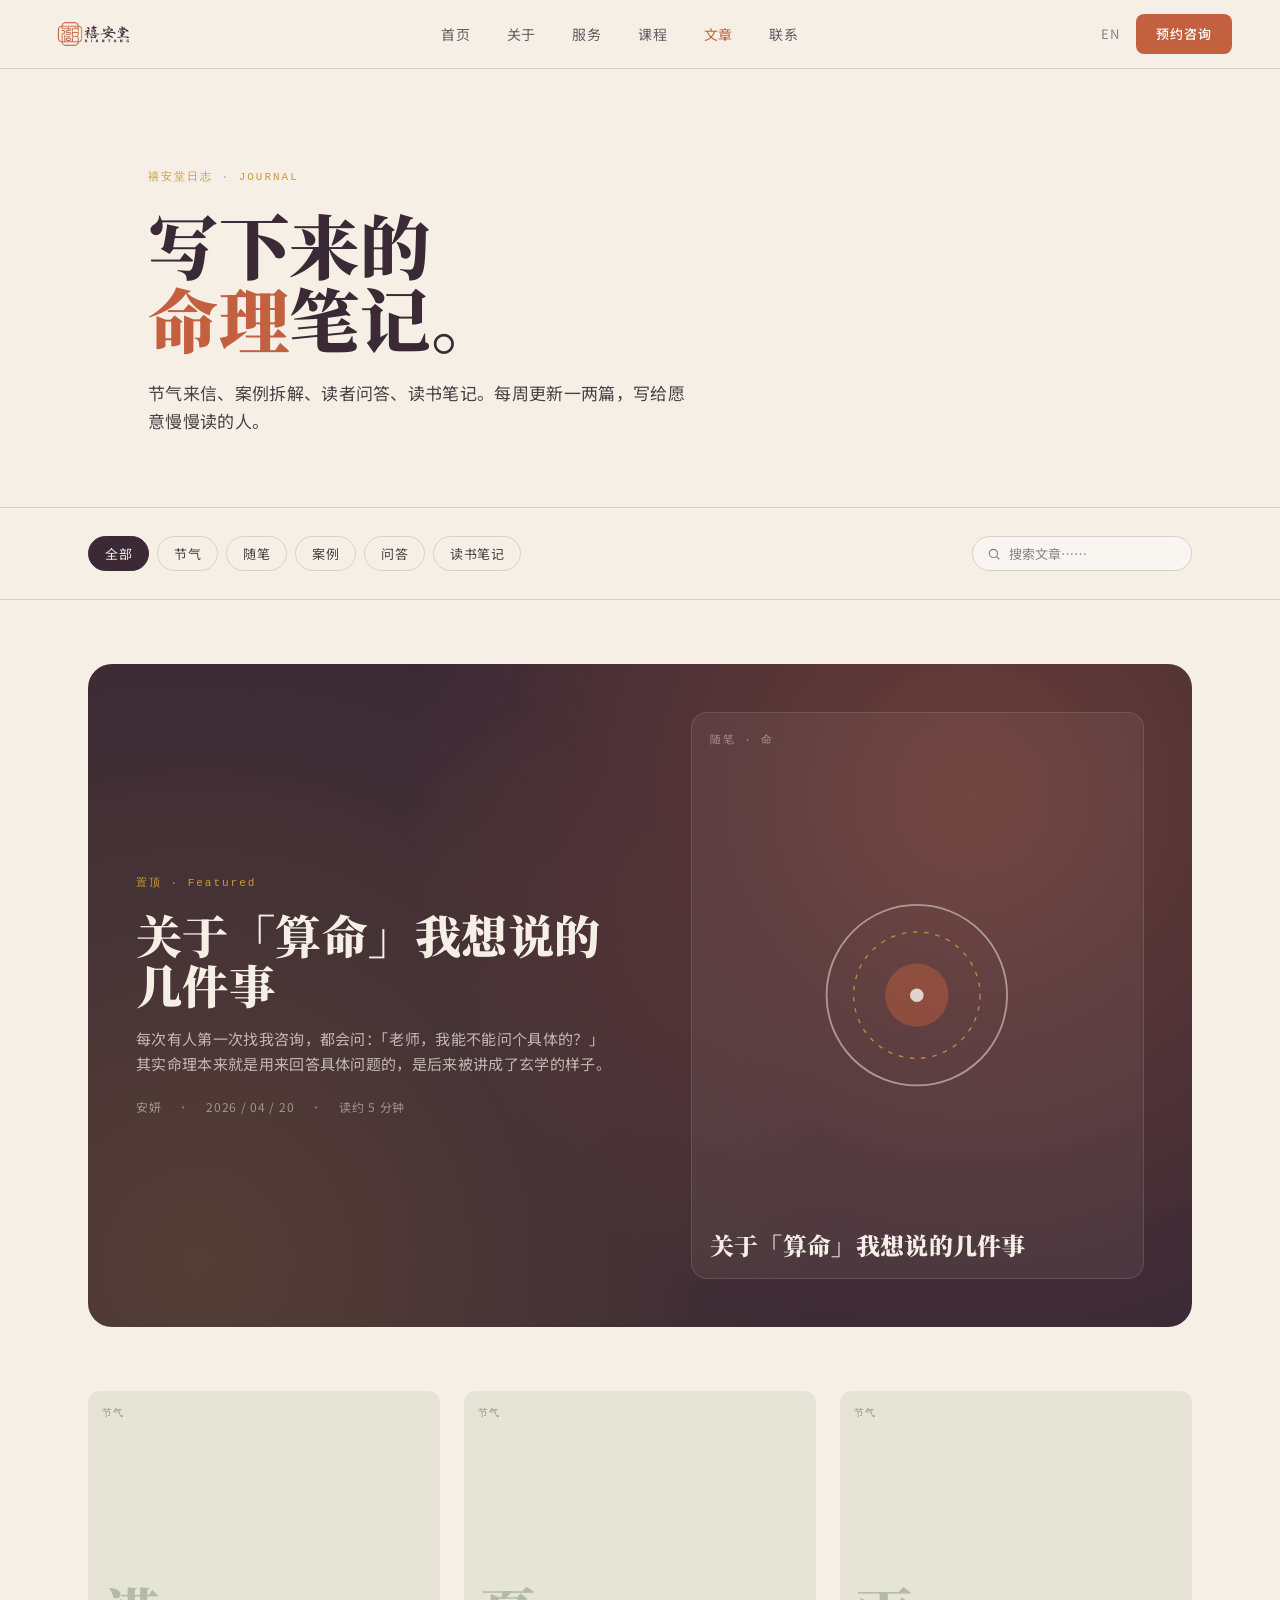
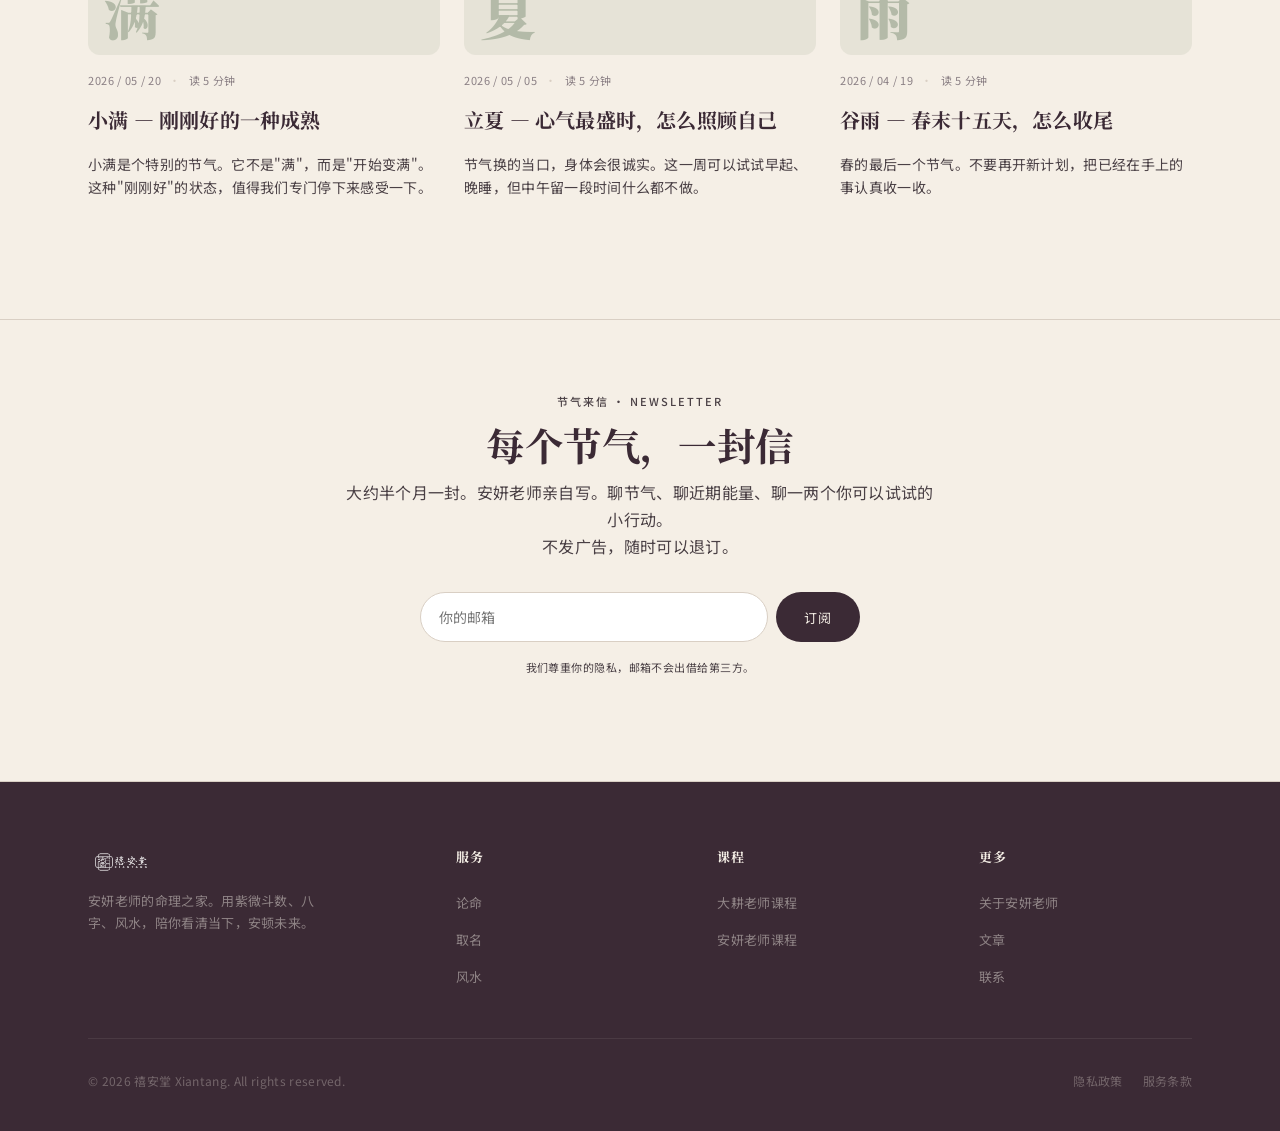
<file: journal.html>
<!DOCTYPE html>
<html lang="zh-CN">
<head>
  <meta charset="UTF-8" />
  <meta name="viewport" content="width=device-width, initial-scale=1.0" />
  <title>文章 — 禧安堂</title>
  <meta name="description" content="安妍老师的命理日志 — 节气、案例、问答、读书笔记。" />
  <link rel="preconnect" href="https://fonts.googleapis.com" />
  <link rel="preconnect" href="https://fonts.gstatic.com" crossorigin />
  <link href="https://fonts.googleapis.com/css2?family=Noto+Serif+SC:wght@400;500;700;900&family=Noto+Sans+SC:wght@300;400;500&display=swap" rel="stylesheet" />
  <link rel="stylesheet" href="assets/site.css" />
  <style>
    /* Filter bar */
    #filter-bar {
      padding: 28px 0;
      border-bottom: 1px solid var(--gray-4);
      position: sticky; top: 0;
      background: rgba(245,239,230,0.92);
      backdrop-filter: blur(10px);
      -webkit-backdrop-filter: blur(10px);
      z-index: 50;
    }
    .filter-row {
      display: flex; align-items: center; justify-content: space-between;
      gap: 24px; flex-wrap: wrap;
    }
    .filter-chips {
      display: flex; flex-wrap: wrap; gap: 8px;
    }
    .filter-chip {
      font-size: 13px; padding: 7px 16px;
      border-radius: 100px;
      border: 1px solid var(--gray-4);
      background: transparent; color: var(--gray-2);
      cursor: pointer;
      letter-spacing: 0.04em;
      transition: all 0.2s;
      font-family: 'Noto Sans SC', sans-serif;
    }
    .filter-chip:hover { color: var(--plum); border-color: var(--plum); }
    .filter-chip.active {
      background: var(--plum); color: var(--cream); border-color: var(--plum);
    }
    .filter-search {
      display: flex; align-items: center; gap: 8px;
      padding: 7px 14px;
      border: 1px solid var(--gray-4);
      border-radius: 100px;
      background: rgba(255,255,255,0.4);
      min-width: 220px;
    }
    .filter-search svg { width: 14px; height: 14px; color: var(--gray-3); flex-shrink: 0; }
    .filter-search input {
      border: none; background: transparent; outline: none;
      font-family: inherit; font-size: 13px; color: var(--gray-2);
      width: 100%;
    }
    .filter-search input::placeholder { color: var(--gray-3); }

    /* Featured article (large hero card) */
    #featured { padding: 64px 0 32px; }
    .featured-card {
      display: grid;
      grid-template-columns: 1.1fr 1fr;
      gap: 56px;
      align-items: center;
      padding: 48px;
      border-radius: 24px;
      background: var(--plum);
      color: var(--cream);
      text-decoration: none;
      position: relative;
      overflow: hidden;
    }
    .featured-card::before {
      content: ''; position: absolute; inset: 0;
      background: radial-gradient(circle at 80% 20%, rgba(194,96,63,0.35) 0%, transparent 55%),
                  radial-gradient(circle at 10% 90%, rgba(201,154,63,0.18) 0%, transparent 55%);
    }
    @media (max-width: 900px) { .featured-card { grid-template-columns: 1fr; padding: 32px 24px; gap: 32px; } }
    .featured-text { position: relative; z-index: 1; }
    .featured-text .featured-eyebrow {
      font-family: 'Courier New', monospace;
      font-size: 11px; letter-spacing: 0.18em;
      color: var(--honey);
      margin-bottom: 16px;
    }
    .featured-text h2 {
      font-size: clamp(28px, 3.6vw, 48px);
      font-weight: 900; color: var(--cream);
      line-height: 1.1;
      margin-bottom: 16px;
    }
    .featured-text .summary {
      color: rgba(245,239,230,0.7);
      font-size: 15px; line-height: 1.7;
      margin-bottom: 20px;
      max-width: 480px;
    }
    .featured-meta {
      display: flex; gap: 16px;
      font-size: 12px; color: rgba(245,239,230,0.5);
      letter-spacing: 0.06em;
    }
    .featured-meta .dot { color: rgba(245,239,230,0.3); }
    .featured-cover {
      position: relative; z-index: 1;
      aspect-ratio: 4/5;
      border-radius: 16px;
      background: rgba(245,239,230,0.06);
      border: 1px solid rgba(245,239,230,0.12);
      display: flex; align-items: center; justify-content: center;
      overflow: hidden;
    }
    .featured-cover svg {
      width: 50%; height: 50%; opacity: 0.85;
    }
    .featured-cover .label-corner {
      position: absolute; top: 18px; left: 18px;
      font-family: 'Courier New', monospace;
      font-size: 11px; letter-spacing: 0.18em;
      color: rgba(245,239,230,0.5);
    }
    .featured-cover .label-bottom {
      position: absolute; bottom: 18px; left: 18px; right: 18px;
      font-family: 'Noto Serif SC', serif;
      font-size: 24px; font-weight: 900;
      color: var(--cream); line-height: 1.2;
    }

    /* Article grid */
    #articles { padding: 32px 0 var(--section-pad); }
    .article-grid {
      display: grid;
      grid-template-columns: repeat(3, 1fr);
      gap: 32px 24px;
    }
    @media (max-width: 900px) { .article-grid { grid-template-columns: 1fr 1fr; } }
    @media (max-width: 600px) { .article-grid { grid-template-columns: 1fr; } }

    .article-card {
      display: flex; flex-direction: column;
      gap: 16px;
      text-decoration: none; color: inherit;
      transition: transform 0.25s var(--ease-out);
    }
    .article-card:hover { transform: translateY(-3px); }
    .article-card:hover .article-cover { box-shadow: 0 8px 24px rgba(59,42,53,0.1); }
    .article-card:hover h3 { color: var(--terracotta); }

    .article-cover {
      aspect-ratio: 4/3;
      border-radius: 12px;
      background: var(--terracotta-light);
      position: relative;
      display: flex; align-items: flex-end; justify-content: flex-start;
      padding: 16px;
      overflow: hidden;
      transition: box-shadow 0.25s;
    }
    .article-cover .cat-tag {
      position: absolute; top: 14px; left: 14px;
      font-family: 'Courier New', monospace;
      font-size: 10px; letter-spacing: 0.14em;
      text-transform: uppercase;
      color: var(--terracotta);
    }
    .article-cover .glyph {
      font-family: 'Noto Serif SC', serif;
      font-size: 56px; font-weight: 900;
      color: var(--terracotta); opacity: 0.55;
      line-height: 1;
      letter-spacing: 0.04em;
      position: relative; z-index: 1;
    }
    .article-cover.sage { background: var(--sage-light); }
    .article-cover.sage .cat-tag { color: var(--sage); }
    .article-cover.sage .glyph { color: var(--sage); }
    .article-cover.honey { background: rgba(201,154,63,0.18); }
    .article-cover.honey .cat-tag { color: var(--honey); }
    .article-cover.honey .glyph { color: var(--honey); }
    .article-cover.plum { background: var(--plum); }
    .article-cover.plum .cat-tag { color: rgba(245,239,230,0.7); }
    .article-cover.plum .glyph { color: var(--cream); opacity: 0.95; }

    .article-meta {
      display: flex; gap: 8px;
      font-size: 11px; color: var(--gray-3);
      letter-spacing: 0.06em;
    }
    .article-meta .dot { color: var(--gray-4); }
    .article-card h3 {
      font-size: 20px; font-weight: 700;
      color: var(--plum); line-height: 1.35;
      margin-bottom: 4px;
      transition: color 0.2s;
    }
    .article-card p {
      font-size: 14px; color: var(--gray-2);
      line-height: 1.65;
    }

    /* Subscribe band */
    #subscribe { padding: var(--section-pad-sm) 0; background: var(--cream); border-top: 1px solid var(--gray-4); border-bottom: 1px solid var(--gray-4); }
    .subscribe-inner {
      max-width: 600px; margin: 0 auto;
      text-align: center;
    }
    .subscribe-inner h2 { font-size: clamp(28px, 3vw, 40px); margin-bottom: 12px; }
    .subscribe-inner > p { color: var(--gray-2); margin-bottom: 32px; line-height: 1.7; }
    .subscribe-form {
      display: flex; gap: 8px;
      max-width: 440px; margin: 0 auto;
    }
    .subscribe-form input {
      flex: 1; padding: 14px 18px;
      border: 1px solid var(--gray-4);
      border-radius: 100px;
      background: #fff;
      font-family: inherit; font-size: 14px;
      color: var(--plum);
      outline: none;
      transition: border-color 0.2s;
    }
    .subscribe-form input:focus { border-color: var(--terracotta); }
    .subscribe-form button {
      padding: 14px 28px;
      border-radius: 100px;
      border: none;
      background: var(--plum);
      color: var(--cream);
      font-family: inherit; font-size: 13px;
      letter-spacing: 0.06em;
      cursor: pointer;
      transition: background 0.2s;
    }
    .subscribe-form button:hover { background: var(--terracotta); }
    .subscribe-fineprint {
      margin-top: 16px;
      font-size: 11px; color: var(--gray-3);
      letter-spacing: 0.04em;
    }
    @media (max-width: 600px) {
      .subscribe-form { flex-direction: column; }
      .subscribe-form input, .subscribe-form button { width: 100%; }
    }
  </style>
</head>
<body>
  <nav id="site-nav" aria-label="主导航">
    <a href="index.html" class="nav-logo"><img src="assets/logo-recolored.png" alt="禧安堂" style="height:44px;width:auto;display:block;" /></a>
    <ul class="nav-links">
      <li><a href="index.html">首页</a></li>
      <li><a href="about.html">关于</a></li>
      <li><a href="services.html">服务</a></li>
      <li><a href="courses.html">课程</a></li>
      <li><a href="journal.html" class="active">文章</a></li>
      <li><a href="contact.html">联系</a></li>
    </ul>
    <div class="nav-right">
      <span class="nav-lang">EN</span>
      <a href="contact.html#book" class="nav-cta">预约咨询</a>
    </div>
  </nav>

  <main>
    <section class="page-head">
      <div class="page-head-inner">
        <p class="page-head-eyebrow reveal">禧安堂日志 · Journal</p>
        <h1 class="reveal reveal-delay-1">写下来的<br /><em>命理</em>笔记。</h1>
        <p class="lede reveal reveal-delay-2">节气来信、案例拆解、读者问答、读书笔记。每周更新一两篇，写给愿意慢慢读的人。</p>
      </div>
    </section>

    <section id="filter-bar">
      <div class="container">
        <div class="filter-row">
          <div class="filter-chips">
            <button class="filter-chip active">全部</button>
            <button class="filter-chip">节气</button>
            <button class="filter-chip">随笔</button>
            <button class="filter-chip">案例</button>
            <button class="filter-chip">问答</button>
            <button class="filter-chip">读书笔记</button>
          </div>
          <label class="filter-search">
            <svg viewBox="0 0 24 24" fill="none" stroke="currentColor" stroke-width="2"><circle cx="11" cy="11" r="7"/><path d="M21 21l-4.5-4.5"/></svg>
            <input type="search" placeholder="搜索文章……" />
          </label>
        </div>
      </div>
    </section>

    <section id="featured">
      <div class="container">
        <div id="featured-slot"><!-- featured card injected here --></div>
      </div>
    </section>

    <section id="articles">
      <div class="container">
        <div class="article-grid" id="article-grid">
          <!-- article cards injected here -->
        </div>

        <div style="text-align:center; margin-top: 56px; display:none;" class="reveal" id="load-more-wrap">
          <button class="btn-ghost" id="load-more-btn">加载更多</button>
        </div>
      </div>
    </section>

    <section id="subscribe">
      <div class="container">
        <div class="subscribe-inner reveal">
          <p class="section-label" style="text-align:center; margin-bottom: 12px;">节气来信 · Newsletter</p>
          <h2>每个节气，一封信</h2>
          <p>大约半个月一封。安妍老师亲自写。聊节气、聊近期能量、聊一两个你可以试试的小行动。<br />不发广告，随时可以退订。</p>
          <form class="subscribe-form" onsubmit="event.preventDefault(); alert('谢谢，已订阅。');">
            <input type="email" placeholder="你的邮箱" required />
            <button type="submit">订阅</button>
          </form>
          <p class="subscribe-fineprint">我们尊重你的隐私，邮箱不会出借给第三方。</p>
        </div>
      </div>
    </section>
  </main>

  <footer id="footer">
    <div class="container">
      <div class="footer-top">
        <div class="footer-brand">
          <img src="assets/logo-recolored.png" alt="禧安堂" style="height:32px;width:auto;display:block;margin-bottom:12px;opacity:0.85;filter:brightness(0) invert(1) sepia(1) saturate(0.4) brightness(1.2);" />
          <p>安妍老师的命理之家。用紫微斗数、八字、风水，陪你看清当下，安顿未来。</p>
        </div>
        <div class="footer-col"><h5>服务</h5><ul><li><a href="services.html#divination">论命</a></li><li><a href="services.html#naming">取名</a></li><li><a href="services.html#fengshui">风水</a></li></ul></div>
        <div class="footer-col"><h5>课程</h5><ul><li><a href="courses.html#dageng">大耕老师课程</a></li><li><a href="courses.html#anyan">安妍老师课程</a></li></ul></div>
        <div class="footer-col"><h5>更多</h5><ul><li><a href="about.html">关于安妍老师</a></li><li><a href="journal.html">文章</a></li><li><a href="contact.html">联系</a></li></ul></div>
      </div>
      <div class="footer-bottom">
        <p class="footer-copy">© 2026 禧安堂 Xiantang. All rights reserved.</p>
        <div class="footer-legal"><a href="#">隐私政策</a><a href="#">服务条款</a></div>
      </div>
    </div>
  </footer>

  <div id="mobile-cta">
    <div class="mobile-cta-inner">
      <a href="https://wa.me/" class="btn-wa" target="_blank">WhatsApp</a>
      <button class="btn-wechat" onclick="openWeChatModal()">微信咨询</button>
    </div>
  </div>

  <div class="modal-backdrop" id="wechat-modal" onclick="handleModalBackdropClick(event)">
    <div class="modal-box">
      <h3>微信咨询</h3>
      <p>扫码添加安妍老师微信<br />备注「咨询」</p>
      <div class="modal-qr img-placeholder" style="border-radius:8px;font-size:11px;">微信二维码<br />（待上传）</div>
      <button class="modal-close" onclick="closeWeChatModal()">关闭</button>
    </div>
  </div>

  <script src="assets/site.js"></script>
  <script>
    // Filter chip toggle (visual only)
    document.querySelectorAll('.filter-chip').forEach(b => {
      b.addEventListener('click', () => {
        document.querySelectorAll('.filter-chip').forEach(x => x.classList.remove('active'));
        b.classList.add('active');
        renderArticles();
      });
    });

    // ── Search ──
    const searchInput = document.querySelector('.filter-search input');
    if (searchInput) {
      searchInput.addEventListener('input', renderArticles);
    }

    // ── State ──
    let allArticles = [];
    const PAGE_SIZE = 9;
    let pageCount = 1;

    // ── Date formatter ──
    function fmtDate(iso) {
      if (!iso) return '';
      const p = iso.split('-');
      return p.length >= 3 ? `${p[0]} / ${p[1]} / ${p[2]}` : iso;
    }

    function escapeHtml(s) {
      return String(s).replace(/[&<>"]/g, c => ({'&':'&amp;','<':'&lt;','>':'&gt;','"':'&quot;'}[c]));
    }

    // ── Estimate reading minutes from excerpt? — we'll fetch readingMinutes lazily ──
    // Cheap estimate: 5 minutes default per card if not specified
    function readMin(a) { return a.readingMinutes || 5; }

    // ── Filtering ──
    function filterArticles() {
      const activeChip = document.querySelector('.filter-chip.active');
      const cat = activeChip ? activeChip.textContent.trim() : '全部';
      const q = (searchInput?.value || '').trim().toLowerCase();
      return allArticles.filter(a => {
        if (cat !== '全部' && a.category !== cat) return false;
        if (q && !(a.title.toLowerCase().includes(q) ||
                   (a.excerpt || '').toLowerCase().includes(q))) return false;
        return true;
      });
    }

    function buildFeatured(a) {
      return `
        <a href="journal/article.html?slug=${encodeURIComponent(a.slug)}" class="featured-card reveal">
          <div class="featured-text">
            <p class="featured-eyebrow">置顶 · Featured</p>
            <h2>${escapeHtml(a.title)}</h2>
            <p class="summary">${escapeHtml(a.excerpt || '')}</p>
            <div class="featured-meta">
              <span>${escapeHtml(a.author || '安妍')}</span>
              <span class="dot">·</span>
              <span>${fmtDate(a.date)}</span>
              <span class="dot">·</span>
              <span>读约 ${readMin(a)} 分钟</span>
            </div>
          </div>
          <div class="featured-cover">
            <span class="label-corner">${escapeHtml(a.category)} · ${escapeHtml(a.glyph || '')}</span>
            <svg viewBox="0 0 100 100" fill="none">
              <circle cx="50" cy="50" r="40" stroke="#F5EFE6" stroke-width="0.8" opacity="0.6"/>
              <circle cx="50" cy="50" r="28" stroke="#C99A3F" stroke-width="0.6" stroke-dasharray="2 3"/>
              <circle cx="50" cy="50" r="14" fill="#C2603F" opacity="0.55"/>
              <circle cx="50" cy="50" r="3" fill="#F5EFE6"/>
            </svg>
            <p class="label-bottom">${escapeHtml(a.title)}</p>
          </div>
        </a>
      `;
    }

    function buildCard(a, i) {
      const cover = a.cover || '';
      const delay = i % 3 === 1 ? 'reveal-delay-1' : i % 3 === 2 ? 'reveal-delay-2' : '';
      return `
        <a class="article-card reveal ${delay}" href="journal/article.html?slug=${encodeURIComponent(a.slug)}">
          <div class="article-cover ${cover}">
            <span class="cat-tag">${escapeHtml(a.category || '')}</span>
            <span class="glyph">${escapeHtml(a.glyph || '○')}</span>
          </div>
          <div class="article-meta">
            <span>${fmtDate(a.date)}</span><span class="dot">·</span><span>读 ${readMin(a)} 分钟</span>
          </div>
          <h3>${escapeHtml(a.title)}</h3>
          <p>${escapeHtml(a.excerpt || '')}</p>
        </a>
      `;
    }

    function renderArticles() {
      const filtered = filterArticles();
      // Pull out the featured into the top slot (only if no filter applied)
      const activeChip = document.querySelector('.filter-chip.active');
      const isAll = activeChip && activeChip.textContent.trim() === '全部' && !searchInput?.value?.trim();
      const featuredSlot = document.getElementById('featured-slot');
      const grid = document.getElementById('article-grid');
      const loadWrap = document.getElementById('load-more-wrap');

      let featured = null;
      let body = filtered;

      if (isAll) {
        featured = filtered.find(a => a.featured) || filtered[0];
        body = filtered.filter(a => a !== featured);
      }

      featuredSlot.innerHTML = featured ? buildFeatured(featured) : '';
      document.getElementById('featured').style.display = featured ? '' : 'none';

      const shown = body.slice(0, pageCount * PAGE_SIZE);
      grid.innerHTML = shown.length
        ? shown.map(buildCard).join('')
        : `<div style="grid-column: 1/-1; text-align: center; padding: 80px 0; color: var(--gray-3);">没有找到文章</div>`;

      loadWrap.style.display = (body.length > shown.length) ? '' : 'none';

      // Re-trigger reveal animation
      requestAnimationFrame(() => {
        document.querySelectorAll('.reveal').forEach(el => el.classList.add('visible'));
      });
    }

    // ── Load index ──
    fetch('journal/data/index.json')
      .then(r => r.ok ? r.json() : [])
      .then(data => {
        // Sort newest first
        allArticles = (data || []).slice().sort((a, b) =>
          (b.date || '').localeCompare(a.date || ''));
        renderArticles();
      })
      .catch(err => {
        console.error(err);
        document.getElementById('article-grid').innerHTML =
          `<div style="grid-column: 1/-1; text-align: center; padding: 80px 0; color: var(--gray-3);">无法加载文章列表</div>`;
      });

    // Load more
    document.getElementById('load-more-btn').addEventListener('click', () => {
      pageCount++;
      renderArticles();
    });
  </script>
</body>
</html>
</file>
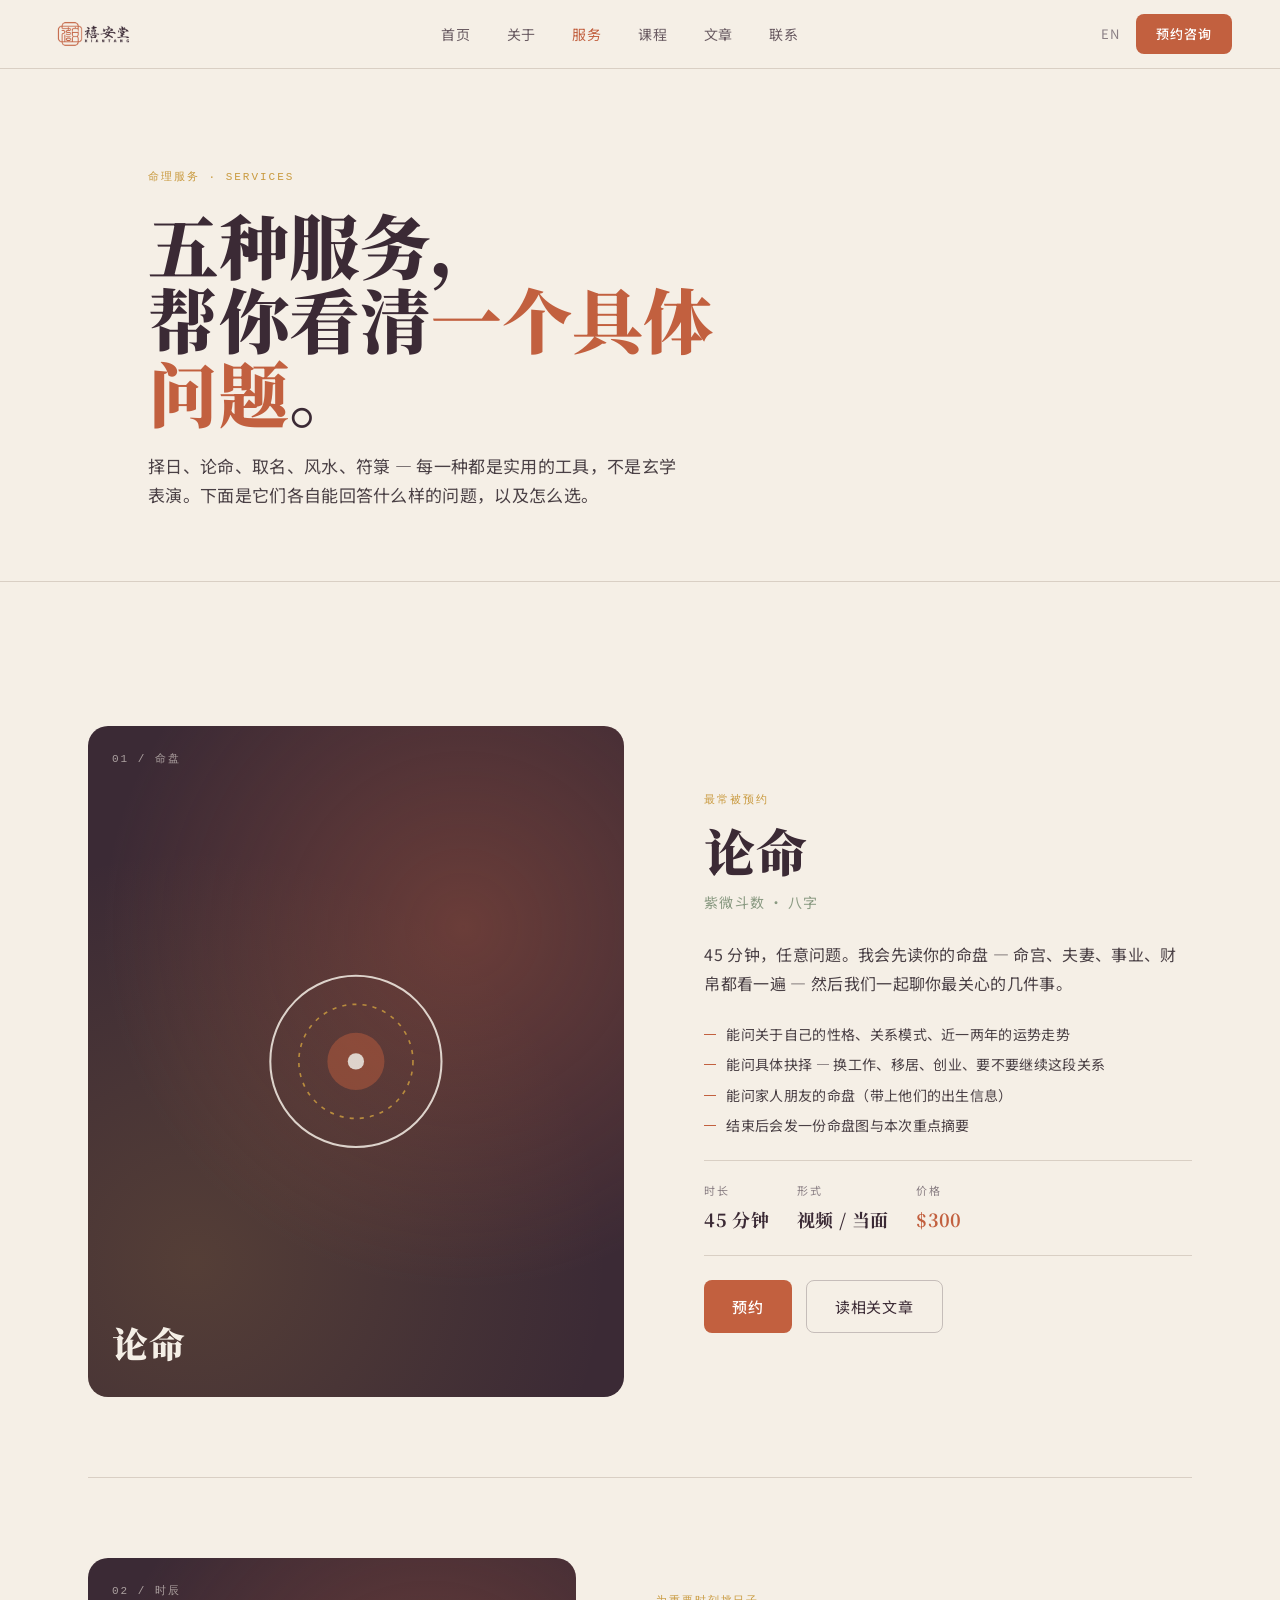
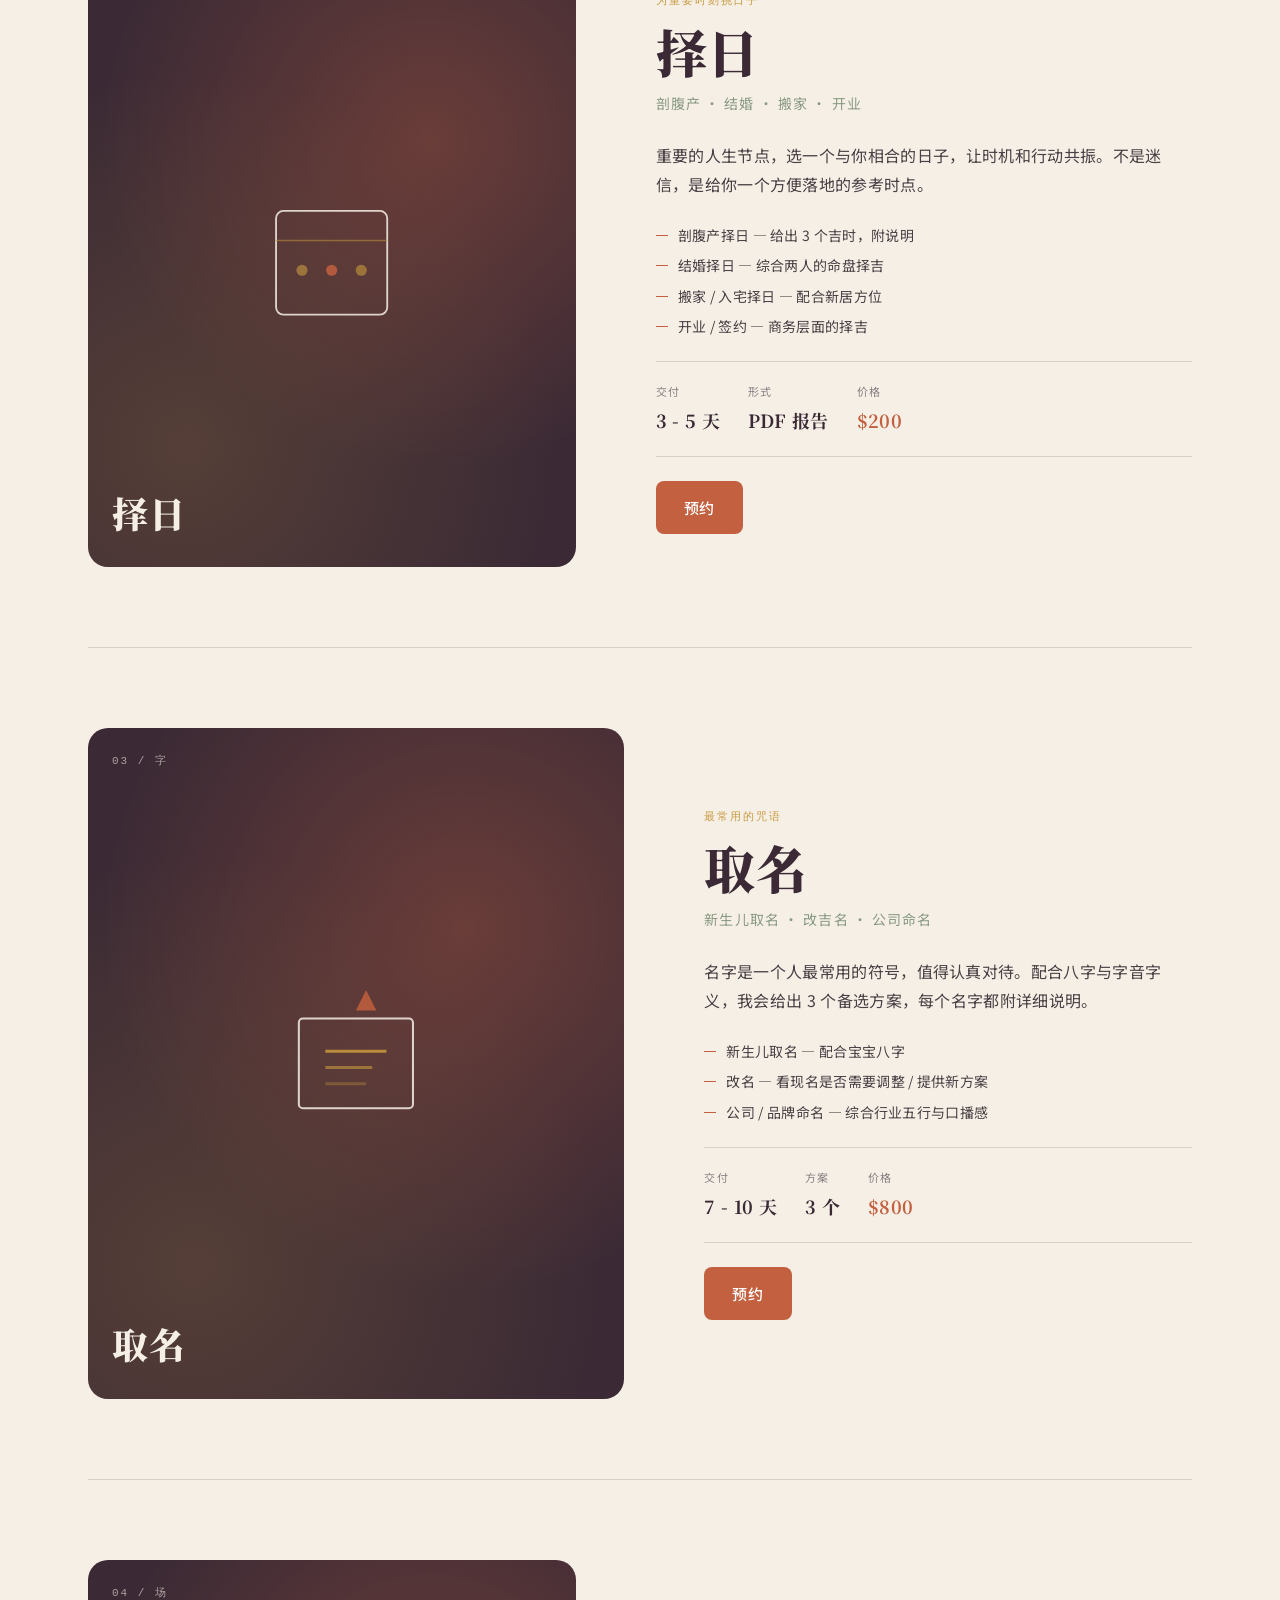
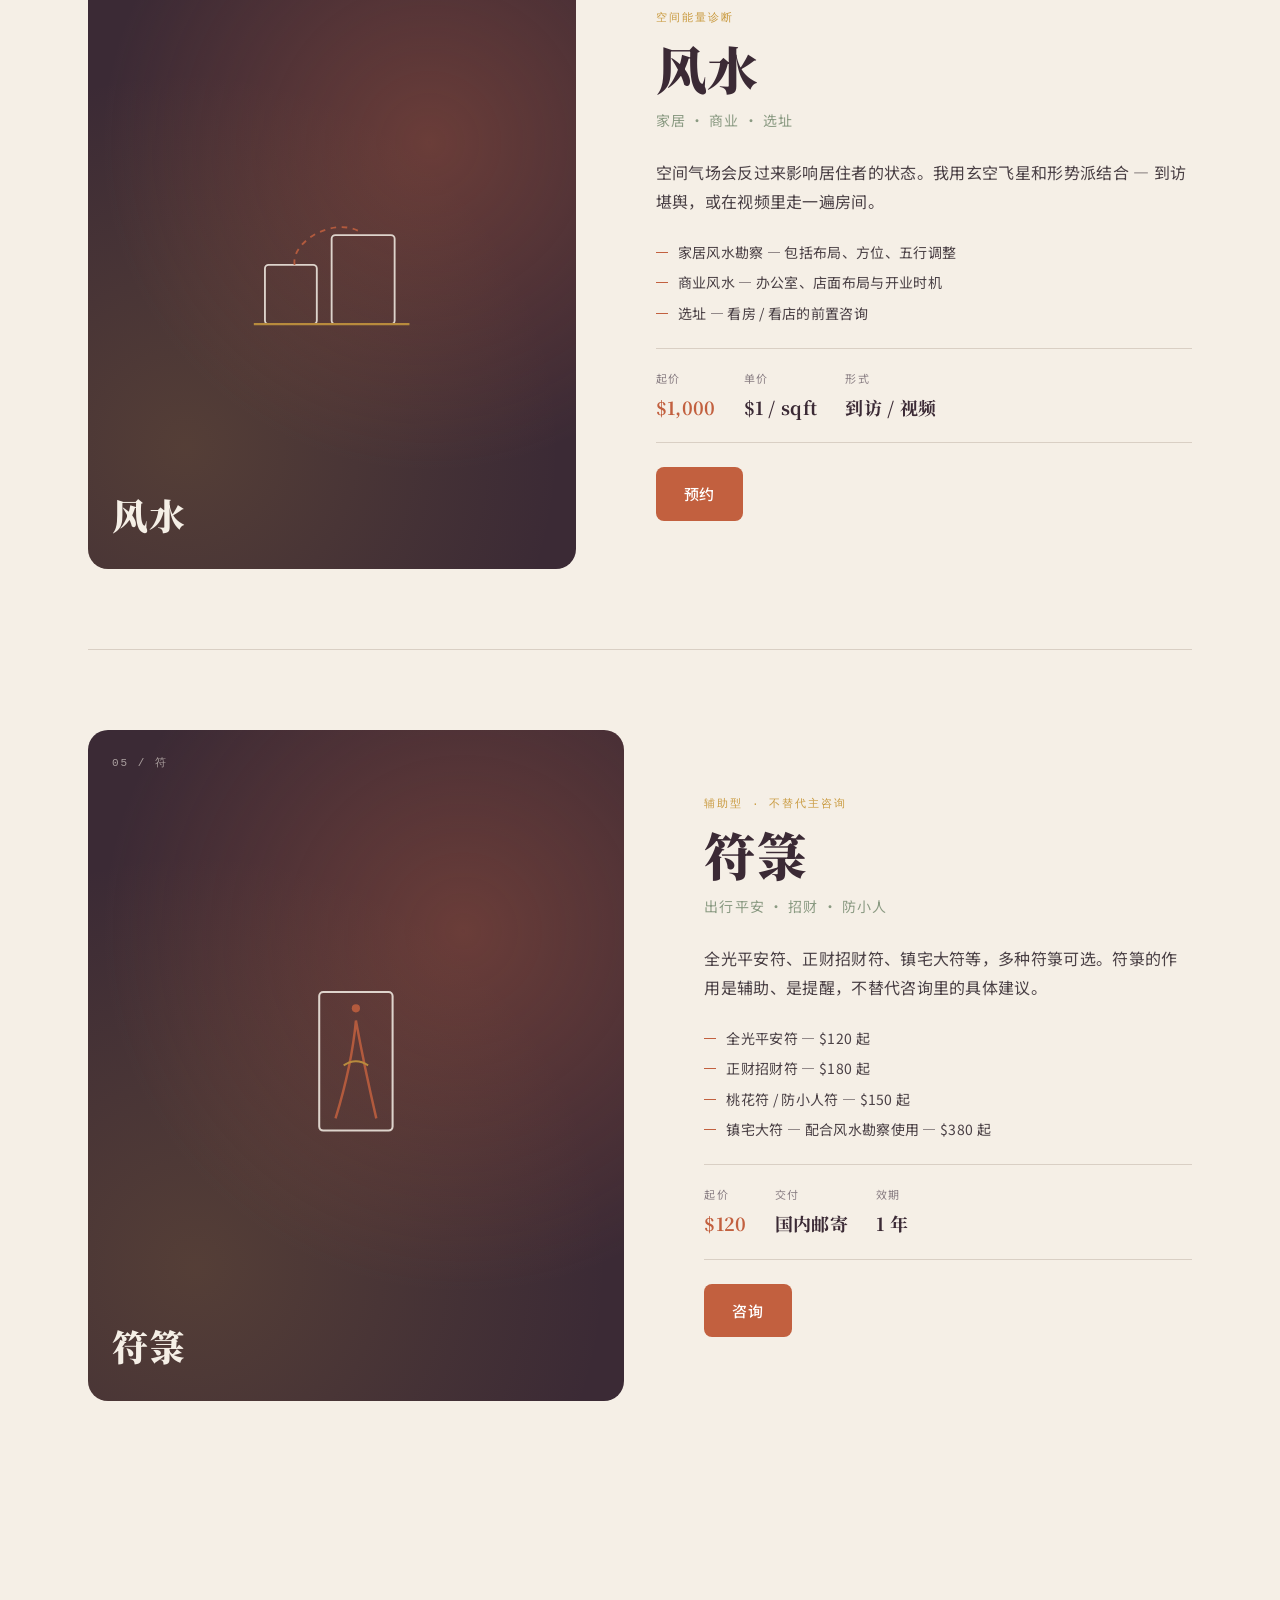
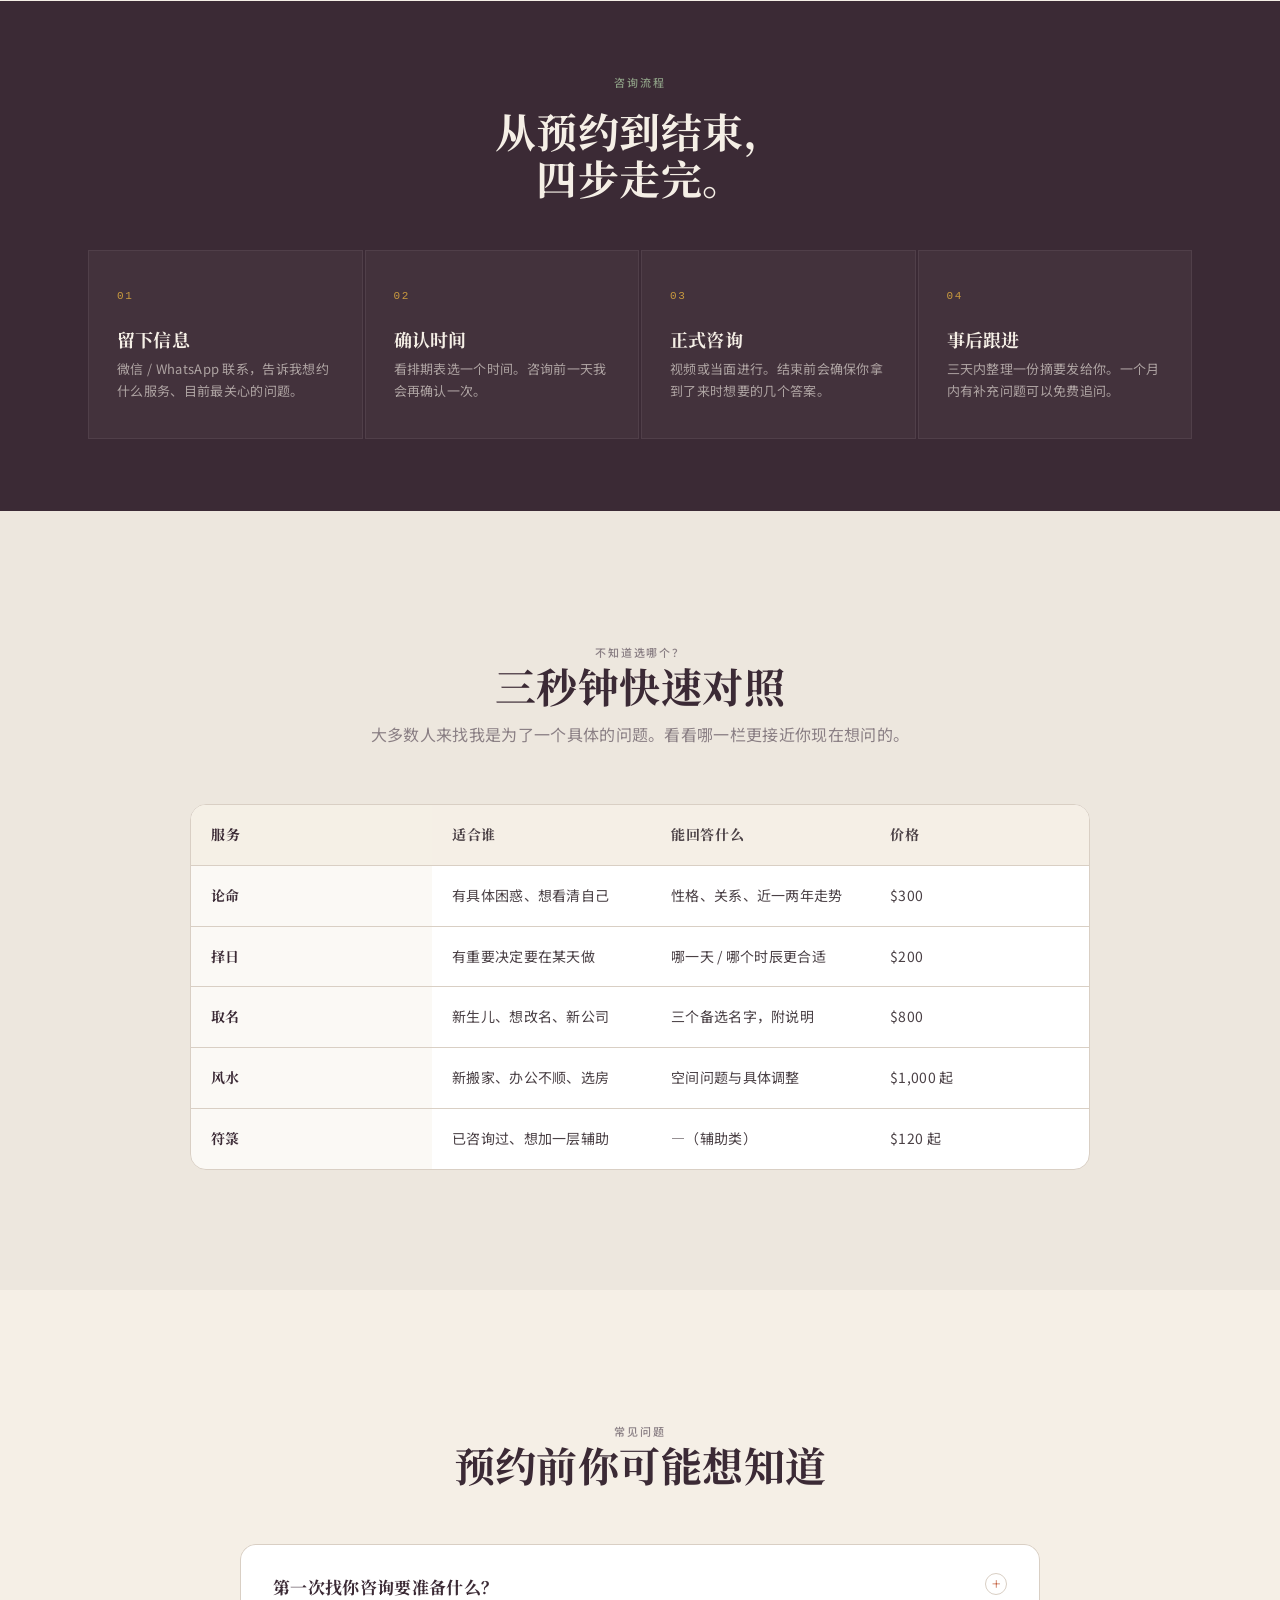
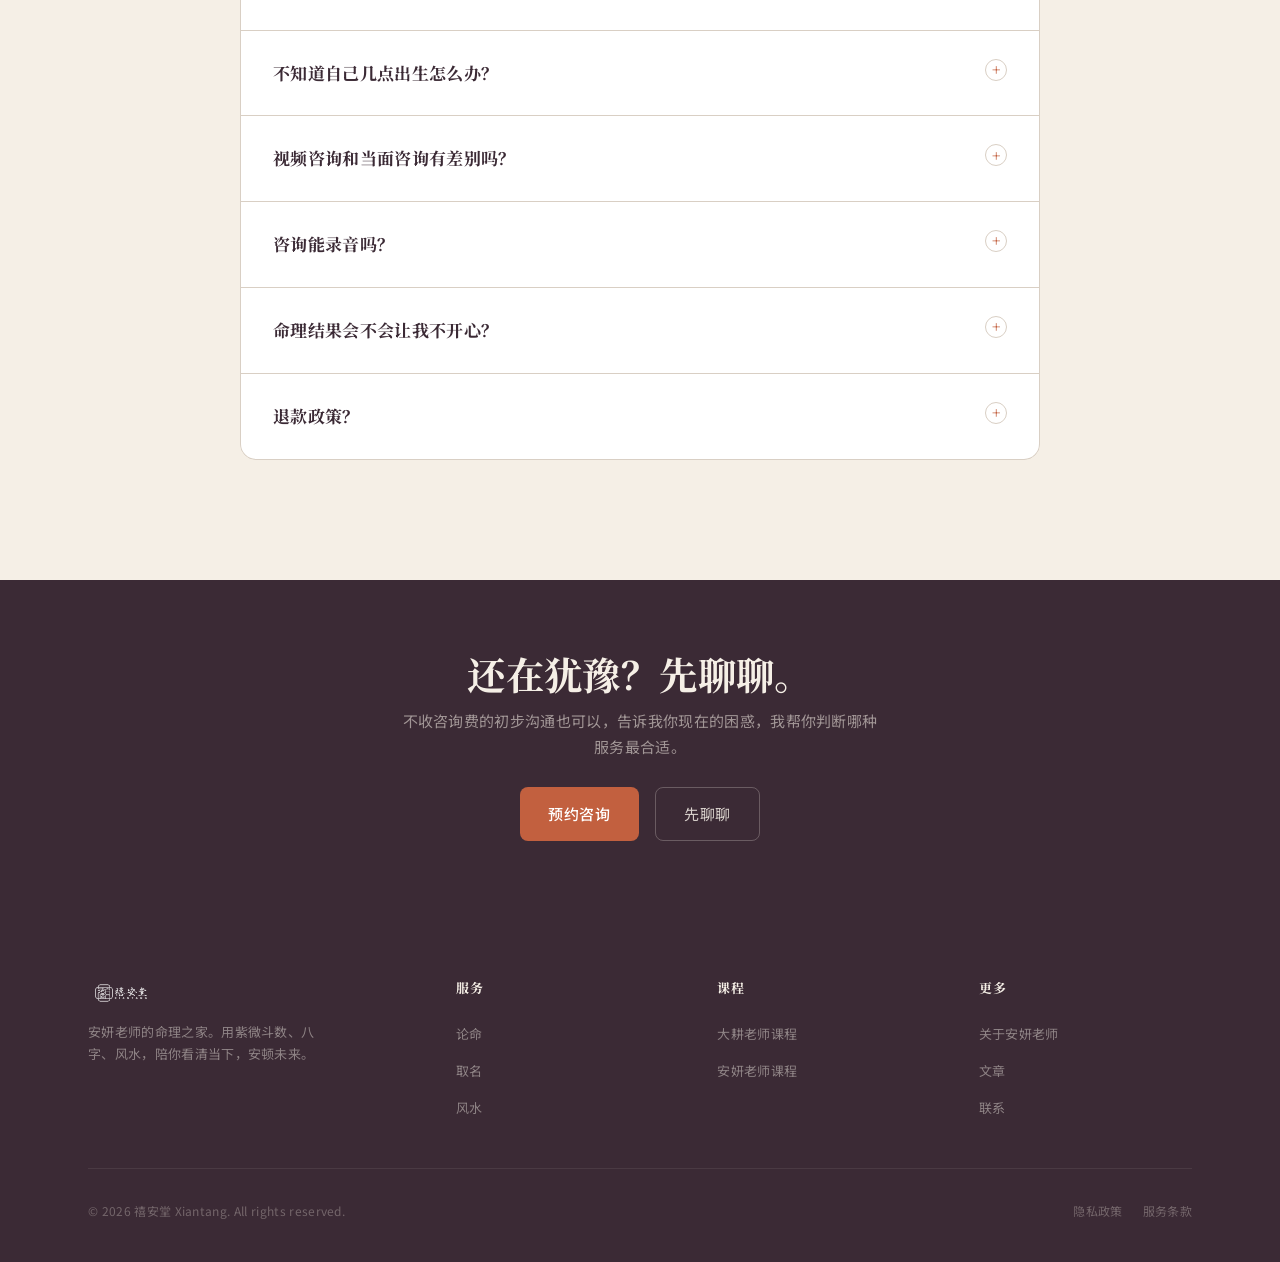
<file: services.html>
<!DOCTYPE html>
<html lang="zh-CN">
<head>
  <meta charset="UTF-8" />
  <meta name="viewport" content="width=device-width, initial-scale=1.0" />
  <title>命理服务 — 禧安堂</title>
  <meta name="description" content="择日、论命、取名、风水、符箓 — 禧安堂安妍老师的五种实用命理服务。" />
  <link rel="preconnect" href="https://fonts.googleapis.com" />
  <link rel="preconnect" href="https://fonts.gstatic.com" crossorigin />
  <link href="https://fonts.googleapis.com/css2?family=Noto+Serif+SC:wght@400;500;700;900&family=Noto+Sans+SC:wght@300;400;500&display=swap" rel="stylesheet" />
  <link rel="stylesheet" href="assets/site.css" />
  <style>
    #services-list { padding: 64px 0 var(--section-pad); }
    .service-row { display: grid; grid-template-columns: 1.1fr 1fr; gap: 80px; align-items: center; padding: 80px 0; border-bottom: 1px solid var(--gray-4); }
    .service-row:last-child { border-bottom: none; }
    .service-row.flip { grid-template-columns: 1fr 1.1fr; }
    .service-row.flip .service-row-text { order: 2; }
    @media (max-width: 900px) {
      .service-row, .service-row.flip { grid-template-columns: 1fr; gap: 32px; padding: 56px 0; }
      .service-row.flip .service-row-text { order: 0; }
    }
    .service-row-visual { aspect-ratio: 4/5; border-radius: 20px; background: var(--plum); position: relative; overflow: hidden; display: flex; align-items: center; justify-content: center; }
    .service-row-visual svg { width: 38%; height: 38%; opacity: 0.85; position: relative; z-index: 1; }
    .service-row-visual::before { content: ''; position: absolute; inset: 0; background: radial-gradient(circle at 70% 30%, rgba(194,96,63,0.35) 0%, transparent 60%), radial-gradient(circle at 20% 80%, rgba(201,154,63,0.18) 0%, transparent 60%); }
    .service-row-visual .num { position: absolute; top: 24px; left: 24px; font-family: 'Courier New', monospace; font-size: 11px; letter-spacing: 0.18em; color: rgba(245,239,230,0.6); z-index: 2; }
    .service-row-visual .label { position: absolute; bottom: 24px; left: 24px; font-family: 'Noto Serif SC', serif; font-size: 36px; font-weight: 900; color: var(--cream); letter-spacing: 0.04em; z-index: 2; }
    .service-row-text .eyebrow { font-family: 'Courier New', monospace; font-size: 11px; letter-spacing: 0.18em; text-transform: uppercase; color: var(--honey); margin-bottom: 14px; }
    .service-row-text h2 { font-size: clamp(34px, 4vw, 56px); font-weight: 900; color: var(--plum); line-height: 1.05; margin-bottom: 12px; }
    .service-row-text .tagline { font-size: 14px; letter-spacing: 0.08em; color: var(--sage); margin-bottom: 24px; }
    .service-row-text > p { font-size: 16px; color: var(--gray-2); line-height: 1.85; margin-bottom: 16px; }
    .service-detail-list { list-style: none; margin: 24px 0; display: grid; gap: 8px; }
    .service-detail-list li { font-size: 14px; color: var(--gray-2); padding-left: 22px; position: relative; line-height: 1.6; }
    .service-detail-list li::before { content: ''; position: absolute; left: 0; top: 11px; width: 12px; height: 1px; background: var(--terracotta); }
    .service-fact-bar { display: flex; flex-wrap: wrap; gap: 28px; padding: 20px 0; margin: 24px 0; border-top: 1px solid var(--gray-4); border-bottom: 1px solid var(--gray-4); }
    .service-fact .label { font-size: 11px; letter-spacing: 0.14em; text-transform: uppercase; color: var(--gray-3); margin-bottom: 4px; }
    .service-fact .value { font-family: 'Noto Serif SC', serif; font-size: 18px; font-weight: 700; color: var(--plum); }
    .service-fact .value.price { color: var(--terracotta); }
    .row-cta { display: flex; gap: 14px; flex-wrap: wrap; margin-top: 24px; }
    #process { background: var(--plum); padding: var(--section-pad-sm) 0; color: var(--cream); }
    .process-grid { display: grid; grid-template-columns: repeat(4, 1fr); gap: 2px; margin-top: 48px; }
    @media (max-width: 768px) { .process-grid { grid-template-columns: 1fr 1fr; } }
    .process-step { background: rgba(245,239,230,0.04); padding: 36px 28px; border: 1px solid rgba(245,239,230,0.07); }
    .step-num { font-family: 'Courier New', monospace; font-size: 11px; letter-spacing: 0.16em; color: var(--honey); margin-bottom: 24px; }
    .process-step h4 { font-size: 18px; font-weight: 700; color: var(--cream); margin-bottom: 8px; }
    .process-step p { font-size: 13px; color: rgba(245,239,230,0.6); line-height: 1.7; }
    #process .section-label { color: var(--sage); }
    #process h2 { color: var(--cream); font-size: clamp(28px, 3.2vw, 44px); }
    #compare { padding: var(--section-pad) 0; background: #ede7de; }
    .compare-header { text-align: center; margin-bottom: 56px; }
    .compare-header h2 { font-size: clamp(28px, 3.2vw, 44px); }
    .compare-header p { color: var(--gray-3); max-width: 540px; margin: 12px auto 0; }
    .compare-table { max-width: 900px; margin: 0 auto; background: #fff; border-radius: 16px; overflow: hidden; border: 1px solid var(--gray-4); }
    .compare-row { display: grid; grid-template-columns: 1.1fr 1fr 1fr 1fr; align-items: center; }
    .compare-row.head { background: var(--cream); font-family: 'Noto Serif SC', serif; font-size: 13px; font-weight: 700; color: var(--plum); letter-spacing: 0.06em; }
    .compare-row > div { padding: 18px 20px; border-bottom: 1px solid var(--gray-4); font-size: 14px; color: var(--gray-2); }
    .compare-row:last-child > div { border-bottom: none; }
    .compare-row > div:first-child { font-weight: 700; color: var(--plum); font-family: 'Noto Serif SC', serif; background: rgba(245,239,230,0.4); }
    @media (max-width: 768px) {
      .compare-row { grid-template-columns: 1fr; }
      .compare-row.head { display: none; }
    }
    #faq { padding: var(--section-pad) 0; }
    .faq-grid { max-width: 800px; margin: 56px auto 0; display: grid; gap: 1px; background: var(--gray-4); border: 1px solid var(--gray-4); border-radius: 16px; overflow: hidden; }
    .faq-item { background: #fff; padding: 28px 32px; cursor: pointer; }
    .faq-q { display: flex; align-items: flex-start; justify-content: space-between; gap: 20px; font-family: 'Noto Serif SC', serif; font-size: 17px; font-weight: 700; color: var(--plum); list-style: none; }
    .faq-q::-webkit-details-marker { display: none; }
    .faq-q .marker { flex-shrink: 0; width: 22px; height: 22px; border-radius: 50%; border: 1px solid var(--gray-4); display: flex; align-items: center; justify-content: center; color: var(--terracotta); font-size: 14px; transition: transform 0.25s var(--ease-out); }
    .faq-item[open] .faq-q .marker { transform: rotate(45deg); }
    .faq-a { margin-top: 14px; font-size: 14px; color: var(--gray-2); line-height: 1.8; }
  </style>
</head>
<body>
  <nav id="site-nav" aria-label="主导航">
    <a href="index.html" class="nav-logo"><img src="assets/logo-recolored.png" alt="禧安堂" style="height:44px;width:auto;display:block;" /></a>
    <ul class="nav-links">
      <li><a href="index.html">首页</a></li>
      <li><a href="about.html">关于</a></li>
      <li><a href="services.html" class="active">服务</a></li>
      <li><a href="courses.html">课程</a></li>
      <li><a href="journal.html">文章</a></li>
      <li><a href="contact.html">联系</a></li>
    </ul>
    <div class="nav-right">
      <span class="nav-lang">EN</span>
      <a href="contact.html#book" class="nav-cta">预约咨询</a>
    </div>
  </nav>

  <main>
    <section class="page-head">
      <div class="page-head-inner">
        <p class="page-head-eyebrow reveal">命理服务 · Services</p>
        <h1 class="reveal reveal-delay-1">五种服务，<br />帮你看清<em>一个具体问题</em>。</h1>
        <p class="lede reveal reveal-delay-2">择日、论命、取名、风水、符箓 — 每一种都是实用的工具，不是玄学表演。下面是它们各自能回答什么样的问题，以及怎么选。</p>
      </div>
    </section>

    <section id="services-list">
      <div class="container">
        <article class="service-row" id="divination">
          <div class="service-row-visual reveal">
            <span class="num">01 / 命盘</span>
            <svg viewBox="0 0 100 100" fill="none">
              <circle cx="50" cy="50" r="42" stroke="#F5EFE6" stroke-width="1"/>
              <circle cx="50" cy="50" r="28" stroke="#C99A3F" stroke-width="0.8" stroke-dasharray="2 3"/>
              <circle cx="50" cy="50" r="14" fill="#C2603F" opacity="0.55"/>
              <circle cx="50" cy="50" r="4" fill="#F5EFE6"/>
            </svg>
            <span class="label">论命</span>
          </div>
          <div class="service-row-text">
            <p class="eyebrow reveal">最常被预约</p>
            <h2 class="reveal reveal-delay-1">论命</h2>
            <p class="tagline reveal reveal-delay-1">紫微斗数 · 八字</p>
            <p class="reveal reveal-delay-2">45 分钟，任意问题。我会先读你的命盘 — 命宫、夫妻、事业、财帛都看一遍 — 然后我们一起聊你最关心的几件事。</p>
            <ul class="service-detail-list reveal reveal-delay-3">
              <li>能问关于自己的性格、关系模式、近一两年的运势走势</li>
              <li>能问具体抉择 — 换工作、移居、创业、要不要继续这段关系</li>
              <li>能问家人朋友的命盘（带上他们的出生信息）</li>
              <li>结束后会发一份命盘图与本次重点摘要</li>
            </ul>
            <div class="service-fact-bar reveal reveal-delay-3">
              <div class="service-fact"><div class="label">时长</div><div class="value">45 分钟</div></div>
              <div class="service-fact"><div class="label">形式</div><div class="value">视频 / 当面</div></div>
              <div class="service-fact"><div class="label">价格</div><div class="value price">$300</div></div>
            </div>
            <div class="row-cta reveal reveal-delay-4">
              <a href="contact.html#book" class="btn-primary">预约</a>
              <a href="journal.html" class="btn-ghost">读相关文章</a>
            </div>
          </div>
        </article>

        <article class="service-row flip" id="zeri">
          <div class="service-row-text">
            <p class="eyebrow reveal">为重要时刻挑日子</p>
            <h2 class="reveal reveal-delay-1">择日</h2>
            <p class="tagline reveal reveal-delay-1">剖腹产 · 结婚 · 搬家 · 开业</p>
            <p class="reveal reveal-delay-2">重要的人生节点，选一个与你相合的日子，让时机和行动共振。不是迷信，是给你一个方便落地的参考时点。</p>
            <ul class="service-detail-list reveal reveal-delay-3">
              <li>剖腹产择日 — 给出 3 个吉时，附说明</li>
              <li>结婚择日 — 综合两人的命盘择吉</li>
              <li>搬家 / 入宅择日 — 配合新居方位</li>
              <li>开业 / 签约 — 商务层面的择吉</li>
            </ul>
            <div class="service-fact-bar reveal reveal-delay-3">
              <div class="service-fact"><div class="label">交付</div><div class="value">3 - 5 天</div></div>
              <div class="service-fact"><div class="label">形式</div><div class="value">PDF 报告</div></div>
              <div class="service-fact"><div class="label">价格</div><div class="value price">$200</div></div>
            </div>
            <div class="row-cta reveal reveal-delay-4"><a href="contact.html#book" class="btn-primary">预约</a></div>
          </div>
          <div class="service-row-visual reveal">
            <span class="num">02 / 时辰</span>
            <svg viewBox="0 0 100 100" fill="none">
              <rect x="20" y="22" width="60" height="56" rx="4" stroke="#F5EFE6" stroke-width="1"/>
              <line x1="20" y1="38" x2="80" y2="38" stroke="#C99A3F" stroke-width="0.8" opacity="0.6"/>
              <circle cx="50" cy="54" r="3" fill="#C2603F"/>
              <circle cx="34" cy="54" r="3" fill="#C99A3F" opacity="0.7"/>
              <circle cx="66" cy="54" r="3" fill="#C99A3F" opacity="0.7"/>
            </svg>
            <span class="label">择日</span>
          </div>
        </article>

        <article class="service-row" id="naming">
          <div class="service-row-visual reveal">
            <span class="num">03 / 字</span>
            <svg viewBox="0 0 100 100" fill="none">
              <rect x="22" y="28" width="56" height="44" rx="2" stroke="#F5EFE6" stroke-width="1"/>
              <line x1="35" y1="44" x2="65" y2="44" stroke="#C99A3F" stroke-width="1.5"/>
              <line x1="35" y1="52" x2="58" y2="52" stroke="#C99A3F" stroke-width="1.5" opacity="0.7"/>
              <line x1="35" y1="60" x2="55" y2="60" stroke="#C99A3F" stroke-width="1.5" opacity="0.4"/>
              <path d="M55 14 L50 24 L60 24 Z" fill="#C2603F"/>
            </svg>
            <span class="label">取名</span>
          </div>
          <div class="service-row-text">
            <p class="eyebrow reveal">最常用的咒语</p>
            <h2 class="reveal reveal-delay-1">取名</h2>
            <p class="tagline reveal reveal-delay-1">新生儿取名 · 改吉名 · 公司命名</p>
            <p class="reveal reveal-delay-2">名字是一个人最常用的符号，值得认真对待。配合八字与字音字义，我会给出 3 个备选方案，每个名字都附详细说明。</p>
            <ul class="service-detail-list reveal reveal-delay-3">
              <li>新生儿取名 — 配合宝宝八字</li>
              <li>改名 — 看现名是否需要调整 / 提供新方案</li>
              <li>公司 / 品牌命名 — 综合行业五行与口播感</li>
            </ul>
            <div class="service-fact-bar reveal reveal-delay-3">
              <div class="service-fact"><div class="label">交付</div><div class="value">7 - 10 天</div></div>
              <div class="service-fact"><div class="label">方案</div><div class="value">3 个</div></div>
              <div class="service-fact"><div class="label">价格</div><div class="value price">$800</div></div>
            </div>
            <div class="row-cta reveal reveal-delay-4"><a href="contact.html#book" class="btn-primary">预约</a></div>
          </div>
        </article>

        <article class="service-row flip" id="fengshui">
          <div class="service-row-text">
            <p class="eyebrow reveal">空间能量诊断</p>
            <h2 class="reveal reveal-delay-1">风水</h2>
            <p class="tagline reveal reveal-delay-1">家居 · 商业 · 选址</p>
            <p class="reveal reveal-delay-2">空间气场会反过来影响居住者的状态。我用玄空飞星和形势派结合 — 到访堪舆，或在视频里走一遍房间。</p>
            <ul class="service-detail-list reveal reveal-delay-3">
              <li>家居风水勘察 — 包括布局、方位、五行调整</li>
              <li>商业风水 — 办公室、店面布局与开业时机</li>
              <li>选址 — 看房 / 看店的前置咨询</li>
            </ul>
            <div class="service-fact-bar reveal reveal-delay-3">
              <div class="service-fact"><div class="label">起价</div><div class="value price">$1,000</div></div>
              <div class="service-fact"><div class="label">单价</div><div class="value">$1 / sqft</div></div>
              <div class="service-fact"><div class="label">形式</div><div class="value">到访 / 视频</div></div>
            </div>
            <div class="row-cta reveal reveal-delay-4"><a href="contact.html#book" class="btn-primary">预约</a></div>
          </div>
          <div class="service-row-visual reveal">
            <span class="num">04 / 场</span>
            <svg viewBox="0 0 100 100" fill="none">
              <rect x="14" y="50" width="28" height="32" rx="2" stroke="#F5EFE6" stroke-width="1"/>
              <rect x="50" y="34" width="34" height="48" rx="2" stroke="#F5EFE6" stroke-width="1"/>
              <line x1="8" y1="82" x2="92" y2="82" stroke="#C99A3F" stroke-width="1.2"/>
              <path d="M30 50 C28 38 50 24 65 32" stroke="#C2603F" stroke-width="1" stroke-dasharray="3 3" fill="none"/>
            </svg>
            <span class="label">风水</span>
          </div>
        </article>

        <article class="service-row" id="fulu">
          <div class="service-row-visual reveal">
            <span class="num">05 / 符</span>
            <svg viewBox="0 0 100 100" fill="none">
              <rect x="32" y="14" width="36" height="68" rx="2" stroke="#F5EFE6" stroke-width="1"/>
              <path d="M40 76 Q48 50 50 28 Q54 50 60 76" stroke="#C2603F" stroke-width="1.2" fill="none"/>
              <path d="M44 50 Q50 46 56 50" stroke="#C99A3F" stroke-width="1" fill="none"/>
              <circle cx="50" cy="22" r="2" fill="#C2603F"/>
            </svg>
            <span class="label">符箓</span>
          </div>
          <div class="service-row-text">
            <p class="eyebrow reveal">辅助型 · 不替代主咨询</p>
            <h2 class="reveal reveal-delay-1">符箓</h2>
            <p class="tagline reveal reveal-delay-1">出行平安 · 招财 · 防小人</p>
            <p class="reveal reveal-delay-2">全光平安符、正财招财符、镇宅大符等，多种符箓可选。符箓的作用是辅助、是提醒，不替代咨询里的具体建议。</p>
            <ul class="service-detail-list reveal reveal-delay-3">
              <li>全光平安符 — $120 起</li>
              <li>正财招财符 — $180 起</li>
              <li>桃花符 / 防小人符 — $150 起</li>
              <li>镇宅大符 — 配合风水勘察使用 — $380 起</li>
            </ul>
            <div class="service-fact-bar reveal reveal-delay-3">
              <div class="service-fact"><div class="label">起价</div><div class="value price">$120</div></div>
              <div class="service-fact"><div class="label">交付</div><div class="value">国内邮寄</div></div>
              <div class="service-fact"><div class="label">效期</div><div class="value">1 年</div></div>
            </div>
            <div class="row-cta reveal reveal-delay-4"><a href="contact.html#book" class="btn-primary">咨询</a></div>
          </div>
        </article>
      </div>
    </section>

    <section id="process">
      <div class="container" style="text-align:center;">
        <p class="section-label reveal">咨询流程</p>
        <h2 class="reveal reveal-delay-1">从预约到结束，<br />四步走完。</h2>
      </div>
      <div class="container">
        <div class="process-grid">
          <div class="process-step reveal"><div class="step-num">01</div><h4>留下信息</h4><p>微信 / WhatsApp 联系，告诉我想约什么服务、目前最关心的问题。</p></div>
          <div class="process-step reveal reveal-delay-1"><div class="step-num">02</div><h4>确认时间</h4><p>看排期表选一个时间。咨询前一天我会再确认一次。</p></div>
          <div class="process-step reveal reveal-delay-2"><div class="step-num">03</div><h4>正式咨询</h4><p>视频或当面进行。结束前会确保你拿到了来时想要的几个答案。</p></div>
          <div class="process-step reveal reveal-delay-3"><div class="step-num">04</div><h4>事后跟进</h4><p>三天内整理一份摘要发给你。一个月内有补充问题可以免费追问。</p></div>
        </div>
      </div>
    </section>

    <section id="compare">
      <div class="container">
        <div class="compare-header reveal">
          <p class="section-label">不知道选哪个？</p>
          <h2>三秒钟快速对照</h2>
          <p>大多数人来找我是为了一个具体的问题。看看哪一栏更接近你现在想问的。</p>
        </div>
        <div class="compare-table reveal reveal-delay-1">
          <div class="compare-row head"><div>服务</div><div>适合谁</div><div>能回答什么</div><div>价格</div></div>
          <div class="compare-row"><div>论命</div><div>有具体困惑、想看清自己</div><div>性格、关系、近一两年走势</div><div>$300</div></div>
          <div class="compare-row"><div>择日</div><div>有重要决定要在某天做</div><div>哪一天 / 哪个时辰更合适</div><div>$200</div></div>
          <div class="compare-row"><div>取名</div><div>新生儿、想改名、新公司</div><div>三个备选名字，附说明</div><div>$800</div></div>
          <div class="compare-row"><div>风水</div><div>新搬家、办公不顺、选房</div><div>空间问题与具体调整</div><div>$1,000 起</div></div>
          <div class="compare-row"><div>符箓</div><div>已咨询过、想加一层辅助</div><div>—（辅助类）</div><div>$120 起</div></div>
        </div>
      </div>
    </section>

    <section id="faq">
      <div class="container">
        <div class="compare-header reveal">
          <p class="section-label">常见问题</p>
          <h2>预约前你可能想知道</h2>
        </div>
        <div class="faq-grid">
          <details class="faq-item"><summary class="faq-q">第一次找你咨询要准备什么？<span class="marker">+</span></summary><p class="faq-a">出生年月日、出生时间（精确到时辰）、出生地。如果想问家人或伴侣的事，请也带上他们的出生信息。同时把你最想问的 2 - 3 个具体问题写下来。</p></details>
          <details class="faq-item"><summary class="faq-q">不知道自己几点出生怎么办？<span class="marker">+</span></summary><p class="faq-a">可以问家里长辈，或翻看出生证。如果实在找不到，我会用「定盘」的方式根据你过往的人生经历来反推时辰，但需要在咨询前多花 15 分钟。</p></details>
          <details class="faq-item"><summary class="faq-q">视频咨询和当面咨询有差别吗？<span class="marker">+</span></summary><p class="faq-a">就咨询本身没差别，命盘是一样的看法。当面好处是能多聊一些细节，视频好处是省时间。看你方便。</p></details>
          <details class="faq-item"><summary class="faq-q">咨询能录音吗？<span class="marker">+</span></summary><p class="faq-a">可以。我也会给你一份事后摘要，方便回顾。但请勿外传给第三方。</p></details>
          <details class="faq-item"><summary class="faq-q">命理结果会不会让我不开心？<span class="marker">+</span></summary><p class="faq-a">我的工作方式是不夸大也不恐吓。即便看到不利的运势，我也会和你一起想怎么应对，而不是甩一句"今年别动"就走人。</p></details>
          <details class="faq-item"><summary class="faq-q">退款政策？<span class="marker">+</span></summary><p class="faq-a">咨询前 48 小时取消可全额退款，48 小时内可改期一次。咨询开始后不退。</p></details>
        </div>
      </div>
    </section>

    <section class="cta-band">
      <div class="container">
        <h2 class="reveal">还在犹豫？先聊聊。</h2>
        <p class="reveal reveal-delay-1">不收咨询费的初步沟通也可以，告诉我你现在的困惑，我帮你判断哪种服务最合适。</p>
        <div class="cta-band-btns reveal reveal-delay-2">
          <a href="contact.html#book" class="btn-primary">预约咨询</a>
          <button class="btn-ghost" style="color:rgba(245,239,230,0.85);border-color:rgba(245,239,230,0.25);" onclick="openWeChatModal()">先聊聊</button>
        </div>
      </div>
    </section>
  </main>

  <footer id="footer">
    <div class="container">
      <div class="footer-top">
        <div class="footer-brand">
          <img src="assets/logo-recolored.png" alt="禧安堂" style="height:32px;width:auto;display:block;margin-bottom:12px;opacity:0.85;filter:brightness(0) invert(1) sepia(1) saturate(0.4) brightness(1.2);" />
          <p>安妍老师的命理之家。用紫微斗数、八字、风水，陪你看清当下，安顿未来。</p>
        </div>
        <div class="footer-col"><h5>服务</h5><ul><li><a href="services.html#divination">论命</a></li><li><a href="services.html#naming">取名</a></li><li><a href="services.html#fengshui">风水</a></li></ul></div>
        <div class="footer-col"><h5>课程</h5><ul><li><a href="courses.html#dageng">大耕老师课程</a></li><li><a href="courses.html#anyan">安妍老师课程</a></li></ul></div>
        <div class="footer-col"><h5>更多</h5><ul><li><a href="about.html">关于安妍老师</a></li><li><a href="journal.html">文章</a></li><li><a href="contact.html">联系</a></li></ul></div>
      </div>
      <div class="footer-bottom">
        <p class="footer-copy">© 2026 禧安堂 Xiantang. All rights reserved.</p>
        <div class="footer-legal"><a href="#">隐私政策</a><a href="#">服务条款</a></div>
      </div>
    </div>
  </footer>

  <div id="mobile-cta">
    <div class="mobile-cta-inner">
      <a href="https://wa.me/" class="btn-wa" target="_blank">WhatsApp</a>
      <button class="btn-wechat" onclick="openWeChatModal()">微信咨询</button>
    </div>
  </div>

  <div class="modal-backdrop" id="wechat-modal" onclick="handleModalBackdropClick(event)">
    <div class="modal-box">
      <h3>微信咨询</h3>
      <p>扫码添加安妍老师微信<br />备注「咨询」</p>
      <div class="modal-qr img-placeholder" style="border-radius:8px;font-size:11px;">微信二维码<br />（待上传）</div>
      <button class="modal-close" onclick="closeWeChatModal()">关闭</button>
    </div>
  </div>

  <script src="assets/site.js"></script>
</body>
</html>
</file>
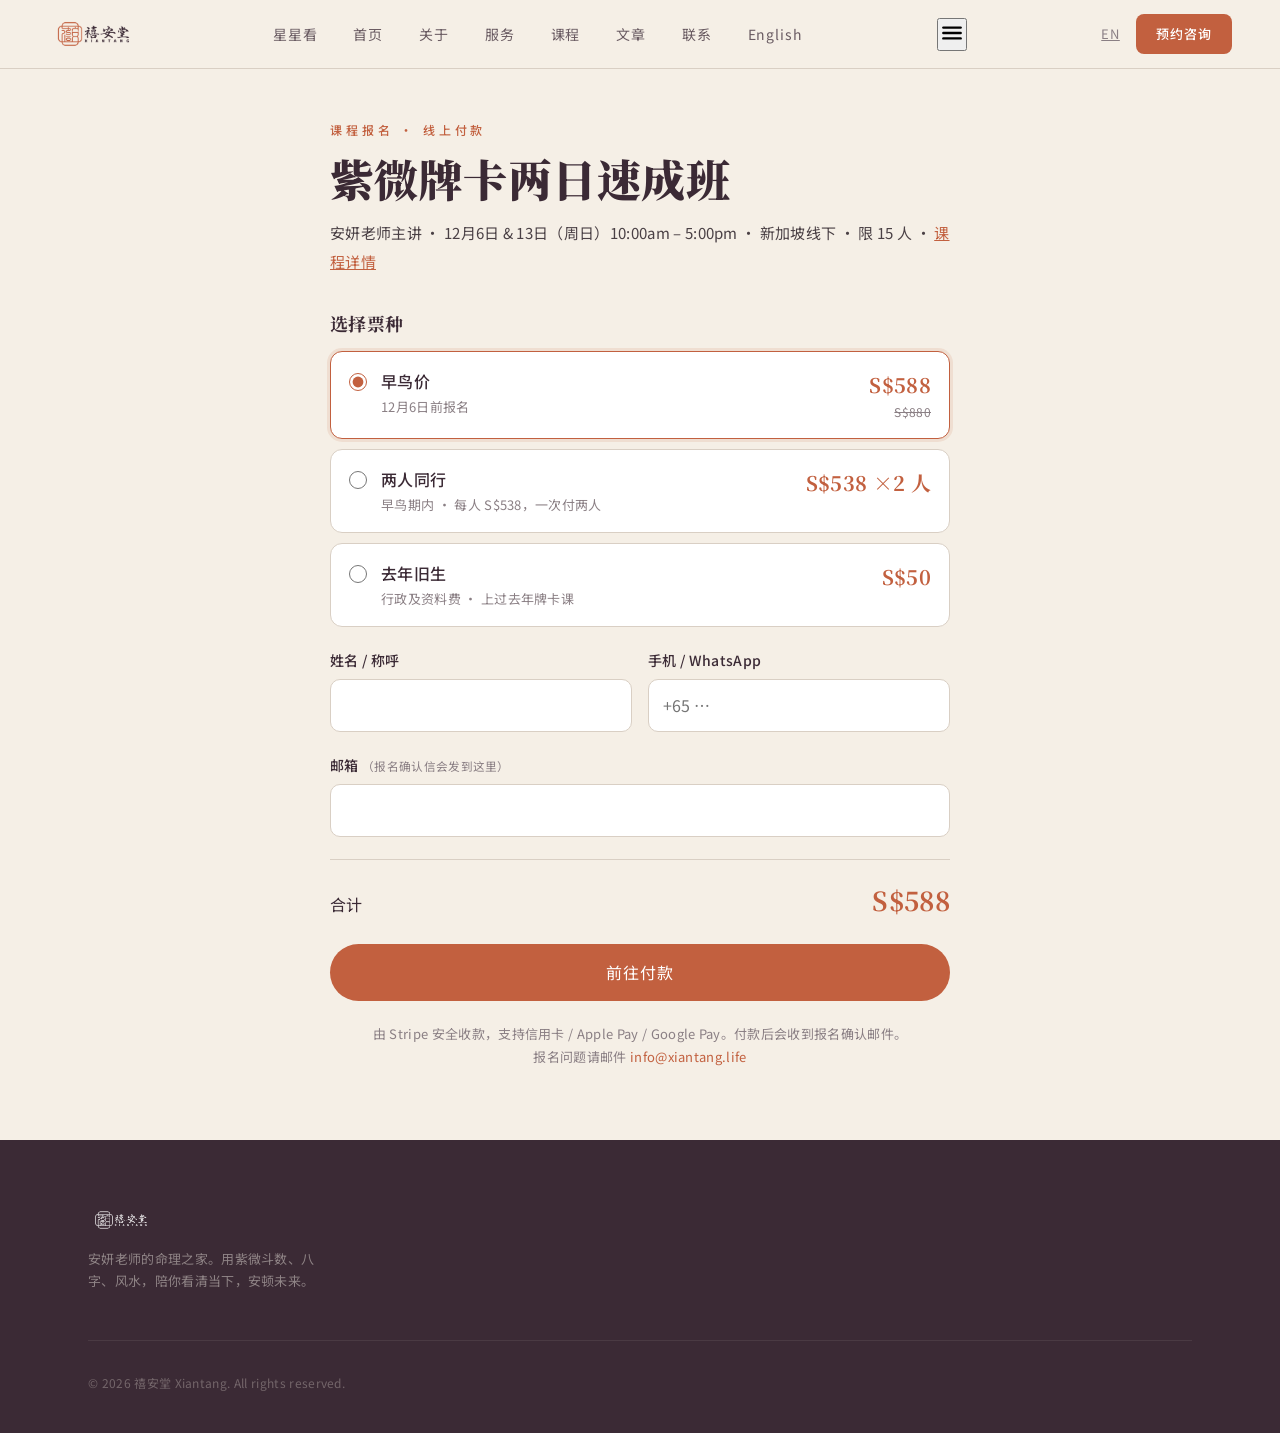
<file: workshop-signup.html>
<!DOCTYPE html>
<html lang="zh-CN">
<head>
  <!-- Google Analytics (GA4) -->
  <script async src="https://www.googletagmanager.com/gtag/js?id=G-81QNQHVXSJ"></script>
  <script>
    window.dataLayer = window.dataLayer || [];
    function gtag(){dataLayer.push(arguments);}
    gtag('js', new Date());
    gtag('config', 'G-81QNQHVXSJ');
  </script>
  <meta charset="UTF-8" />
  <meta name="viewport" content="width=device-width, initial-scale=1.0" />
  <title>课程报名 — 禧安堂</title>
  <meta name="description" content="紫微牌卡两日速成班 · 线上报名并付款。" />
  <meta name="robots" content="noindex" />
  <link rel="preconnect" href="https://fonts.googleapis.com" />
  <link rel="preconnect" href="https://fonts.gstatic.com" crossorigin />
  <link href="https://fonts.googleapis.com/css2?family=Noto+Serif+SC:wght@400;500;700;900&family=Noto+Sans+SC:wght@300;400;500&display=swap" rel="stylesheet" />
  <link rel="stylesheet" href="assets/site.css?v=202608101630" />
  <style>
    #signup { padding: 120px 0 72px; }
    .su-wrap { max-width: 620px; margin: 0 auto; }
    .su-eyebrow { font-size: 12px; letter-spacing: .32em; text-transform: uppercase; color: var(--terracotta); font-weight: 500; margin-bottom: 12px; }
    .su-wrap h1 { font-family: 'Noto Serif SC', serif; font-weight: 900; color: var(--plum); font-size: clamp(30px, 5.5vw, 44px); line-height: 1.2; margin-bottom: 14px; }
    .su-meta { color: var(--gray-2); font-size: 15px; line-height: 1.9; margin-bottom: 8px; }
    .su-meta a { color: var(--terracotta); }
    .su-banner { margin: 20px 0 0; padding: 12px 16px; border-radius: 10px; font-size: 14px; line-height: 1.7; background: rgba(201,154,63,.14); color: var(--plum); }
    .su-banner.err { background: rgba(194,96,63,.12); color: #8a3a20; }
    form.su-form { margin-top: 32px; display: flex; flex-direction: column; gap: 22px; }
    .su-legend { font-family: 'Noto Serif SC', serif; font-weight: 700; color: var(--plum); font-size: 18px; margin-bottom: 12px; }
    .su-tickets { display: flex; flex-direction: column; gap: 10px; border: 0; padding: 0; margin: 0; }
    .su-ticket { display: flex; align-items: flex-start; gap: 14px; padding: 16px 18px; border: 1px solid var(--gray-4); border-radius: 12px; background: #fff; cursor: pointer; transition: border-color .2s, box-shadow .2s; }
    .su-ticket:hover { border-color: var(--terracotta); }
    .su-ticket input { margin-top: 5px; accent-color: var(--terracotta); width: 18px; height: 18px; flex: none; }
    .su-ticket.on { border-color: var(--terracotta); box-shadow: 0 0 0 3px rgba(194,96,63,.12); }
    .su-t-main { flex: 1; }
    .su-t-name { display: block; font-weight: 500; color: var(--plum); font-size: 16px; }
    .su-t-sub { display: block; font-size: 13px; color: var(--gray-3); line-height: 1.6; margin-top: 2px; }
    .su-t-price { text-align: right; white-space: nowrap; }
    .su-t-price b { font-family: 'Noto Serif SC', serif; font-size: 20px; white-space: nowrap; color: var(--terracotta); }
    .su-t-price s { display: block; font-size: 12px; color: var(--gray-3); }
    .su-field { display: flex; flex-direction: column; gap: 6px; }
    .su-field label { font-size: 14px; color: var(--plum); font-weight: 500; }
    .su-field label small { color: var(--gray-3); font-weight: 400; }
    .su-field input, .su-field textarea { font: inherit; font-size: 16px; padding: 12px 14px; border: 1px solid var(--gray-4); border-radius: 10px; background: #fff; color: var(--gray-1); width: 100%; box-sizing: border-box; }
    .su-field input:focus, .su-field textarea:focus { outline: none; border-color: var(--terracotta); box-shadow: 0 0 0 3px rgba(194,96,63,.12); }
    .su-row { display: grid; grid-template-columns: 1fr 1fr; gap: 16px; }
    @media (max-width: 560px) { .su-row { grid-template-columns: 1fr; } #signup { padding: 96px 0 56px; } }
    .su-total { display: flex; justify-content: space-between; align-items: baseline; padding: 18px 0 0; border-top: 1px solid var(--gray-4); color: var(--plum); }
    .su-total b { font-family: 'Noto Serif SC', serif; font-size: 26px; color: var(--terracotta); }
    .su-pay { font: inherit; font-size: 16px; letter-spacing: .06em; border: 0; border-radius: 999px; padding: 15px 28px; background: var(--terracotta); color: #fff; cursor: pointer; transition: transform .2s, box-shadow .2s, opacity .2s; }
    .su-pay:hover { transform: translateY(-2px); box-shadow: 0 10px 26px rgba(196,110,74,.30); }
    .su-pay[disabled] { opacity: .6; cursor: wait; transform: none; box-shadow: none; }
    .su-fine { font-size: 13px; color: var(--gray-3); line-height: 1.7; text-align: center; }
    .su-fine a { color: var(--terracotta); text-decoration: none; }
    [hidden] { display: none !important; }
    /* success */
    .su-done { text-align: center; padding-top: 12px; }
    .su-badge { width: 84px; height: 84px; margin: 0 auto 26px; border-radius: 50%; background: var(--terracotta); display: flex; align-items: center; justify-content: center; box-shadow: 0 12px 34px rgba(196,110,74,.28); }
    .su-badge svg { width: 42px; height: 42px; color: #fff; }
    .su-done .su-lead { font-size: 17px; color: var(--gray-2); line-height: 1.75; max-width: 480px; margin: 0 auto; }
    .su-paid { display: inline-block; margin: 18px auto 4px; padding: 9px 18px; border-radius: 999px; background: rgba(196,110,74,.10); border: 1px solid rgba(196,110,74,.28); color: var(--plum); font-size: 15px; font-weight: 500; }
    .su-actions { margin-top: 32px; display: flex; gap: 12px; justify-content: center; flex-wrap: wrap; }
    .su-btn { display: inline-flex; padding: 13px 26px; border-radius: 999px; font-size: 15px; font-weight: 500; text-decoration: none; }
    .su-btn.primary { background: var(--terracotta); color: #fff; }
    .su-btn.ghost { color: var(--plum); border: 1px solid var(--gray-4); }
  </style>
</head>
<body>
  <nav id="site-nav" aria-label="主导航">
    <a href="index.html" class="nav-logo"><img src="assets/logo-recolored.png" alt="禧安堂" style="height:44px;width:auto;display:block;" /></a>
    <ul class="nav-links">
      <li><a href="https://mystar.xiantang.life">星星看</a></li>
      <li><a href="index.html" data-zh="首页" data-en="Home">首页</a></li>
      <li><a href="about.html" data-zh="关于" data-en="About">关于</a></li>
      <li><a href="services.html" data-zh="服务" data-en="Services">服务</a></li>
      <li><a href="courses.html" data-zh="课程" data-en="Courses">课程</a></li>
      <li><a href="journal.html" data-zh="文章" data-en="Journal">文章</a></li>
      <li><a href="contact.html" data-zh="联系" data-en="Contact">联系</a></li>
      <li class="nav-lang-mobile"><a class="js-lang-switch" href="#">English</a></li>
    </ul>
    <button class="nav-toggle" aria-label="菜单" aria-expanded="false" type="button"><svg class="nav-toggle-icon" width="26" height="26" viewBox="0 0 24 24" fill="none" stroke="currentColor" stroke-width="2.2" stroke-linecap="round" aria-hidden="true"><line class="bar bar-1" x1="4" y1="7" x2="20" y2="7"/><line class="bar bar-2" x1="4" y1="12" x2="20" y2="12"/><line class="bar bar-3" x1="4" y1="17" x2="20" y2="17"/></svg></button>
    <div class="nav-right">
      <a class="nav-lang js-lang-switch" href="#">EN</a>
      <a href="contact.html#book" class="nav-cta" data-zh="预约咨询" data-en="Book a reading">预约咨询</a>
    </div>
  </nav>

  <main id="signup">
    <div class="container">
      <div class="su-wrap">

        <!-- ── Form ── -->
        <section id="su-form-view">
          <p class="su-eyebrow" data-zh="课程报名 · 线上付款" data-en="Registration · Pay online">课程报名 · 线上付款</p>
          <h1 id="su-title">紫微牌卡两日速成班</h1>
          <p class="su-meta" id="su-meta"></p>
          <p class="su-banner" id="su-canceled" hidden data-zh="付款已取消，没有扣款。你可以重新提交。" data-en="Payment was cancelled — you have not been charged. You can try again below.">付款已取消，没有扣款。你可以重新提交。</p>
          <p class="su-banner err" id="su-closed" hidden></p>

          <form class="su-form" id="su-form" novalidate>
            <div>
              <p class="su-legend" data-zh="选择票种" data-en="Choose your ticket">选择票种</p>
              <fieldset class="su-tickets" id="su-tickets"></fieldset>
            </div>

            <div class="su-row">
              <div class="su-field">
                <label for="f-name" data-zh="姓名 / 称呼" data-en="Name">姓名 / 称呼</label>
                <input id="f-name" name="name" autocomplete="name" required maxlength="60" />
              </div>
              <div class="su-field">
                <label for="f-phone" data-zh="手机 / WhatsApp" data-en="Mobile / WhatsApp">手机 / WhatsApp</label>
                <input id="f-phone" name="phone" type="tel" autocomplete="tel" required maxlength="30" placeholder="+65 …" />
              </div>
            </div>
            <div class="su-field">
              <label for="f-email"><span data-zh="邮箱" data-en="Email">邮箱</span> <small data-zh="（报名确认信会发到这里）" data-en="(your confirmation goes here)">（报名确认信会发到这里）</small></label>
              <input id="f-email" name="email" type="email" autocomplete="email" required maxlength="120" />
            </div>

            <div class="su-row" id="su-partner" hidden>
              <div class="su-field">
                <label for="f-pname" data-zh="同行者姓名" data-en="Your companion's name">同行者姓名</label>
                <input id="f-pname" name="partnerName" maxlength="60" />
              </div>
              <div class="su-field">
                <label for="f-pemail"><span data-zh="同行者邮箱" data-en="Companion's email">同行者邮箱</span> <small data-zh="（选填，会一起收到确认信）" data-en="(optional — gets a copy)">（选填，会一起收到确认信）</small></label>
                <input id="f-pemail" name="partnerEmail" type="email" maxlength="120" />
              </div>
            </div>

            <div class="su-field" id="su-returning" hidden>
              <label for="f-rnote" data-zh="去年上的是哪一期 / 什么时候？" data-en="Which class did you attend last year, and when?">去年上的是哪一期 / 什么时候？</label>
              <input id="f-rnote" name="returningNote" maxlength="200" />
            </div>

            <div class="su-total"><span data-zh="合计" data-en="Total">合计</span><b id="su-total">—</b></div>
            <p class="su-banner err" id="su-error" hidden></p>
            <button class="su-pay" id="su-pay" type="submit" data-zh="前往付款" data-en="Continue to payment">前往付款</button>
            <p class="su-fine"><span data-zh="由 Stripe 安全收款，支持信用卡 / Apple Pay / Google Pay。付款后会收到报名确认邮件。" data-en="Secure payment by Stripe — card, Apple Pay, Google Pay. You'll receive a confirmation email once paid.">由 Stripe 安全收款，支持信用卡 / Apple Pay / Google Pay。付款后会收到报名确认邮件。</span><br /><span data-zh="报名问题请邮件" data-en="Questions about registration:">报名问题请邮件</span> <a href="mailto:info@xiantang.life">info@xiantang.life</a></p>
          </form>
        </section>

        <!-- ── Paid ── -->
        <section id="su-done-view" class="su-done" hidden>
          <div class="su-badge" aria-hidden="true"><svg viewBox="0 0 24 24" fill="none" stroke="currentColor" stroke-width="2.6" stroke-linecap="round" stroke-linejoin="round"><path d="M20 6 9 17l-5-5"/></svg></div>
          <p class="su-eyebrow" data-zh="报名成功" data-en="You're registered">报名成功</p>
          <h1 data-zh="课堂上见！" data-en="See you in class!">课堂上见！</h1>
          <p class="su-lead" data-zh="付款成功，名额已为你保留。报名确认邮件已发到你的邮箱（若没看到，请查看垃圾邮件）。开课前几天我们会再发上课地址与注意事项。" data-en="Payment received and your seat is reserved. A confirmation email is on its way (check your spam folder if you don't see it). We'll send the venue address and what to bring a few days before class.">付款成功，名额已为你保留。报名确认邮件已发到你的邮箱（若没看到，请查看垃圾邮件）。开课前几天我们会再发上课地址与注意事项。</p>
          <p class="su-paid" id="su-paid" hidden></p>
          <div class="su-actions">
            <a href="index.html" class="su-btn primary" data-zh="返回首页" data-en="Back to home">返回首页</a>
            <a href="#" id="su-course-link" class="su-btn ghost" data-zh="查看课程详情" data-en="Course details">查看课程详情</a>
          </div>
          <p class="su-fine" style="margin-top:28px;"><span data-zh="Stripe 收据已另行发送。如有疑问，邮件" data-en="Your Stripe receipt is sent separately. Questions?">Stripe 收据已另行发送。如有疑问，邮件</span> <a href="mailto:info@xiantang.life">info@xiantang.life</a></p>
        </section>

      </div>
    </div>
  </main>

  <footer id="footer">
    <div class="container">
      <div class="footer-top">
        <div class="footer-brand">
          <img src="assets/logo-recolored.png" alt="禧安堂" style="height:32px;width:auto;display:block;margin-bottom:12px;opacity:0.85;filter:brightness(0) invert(1) sepia(1) saturate(0.4) brightness(1.2);" />
          <p data-zh="安妍老师的命理之家。用紫微斗数、八字、风水，陪你看清当下，安顿未来。" data-en="安妍老师 (An Yan)'s home for Zi Wei Dou Shu, BaZi and Feng Shui.">安妍老师的命理之家。用紫微斗数、八字、风水，陪你看清当下，安顿未来。</p>
        </div>
      </div>
      <div class="footer-bottom">
        <p class="footer-copy">© 2026 禧安堂 Xiantang. All rights reserved.</p>
      </div>
    </div>
  </footer>

  <script src="assets/site.js?v=202608101630"></script>
  <script>
  (function () {
    // ── Workshop catalog (DISPLAY ONLY — the server prices every ticket itself;
    //    keep in sync with lib/ziwei/workshops.ts in the ziwei / mystar repo). ──
    var API = 'https://mystar.xiantang.life/api/workshop/checkout';
    var WORKSHOPS = {
      'zw-cards-2026': {
        title: { zh: '紫微牌卡两日速成班', en: 'Zi Wei Cards · 2-Day Intensive' },
        meta: {
          zh: '安妍老师主讲 · 12月6日 & 13日（周日）10:00am – 5:00pm · 新加坡线下 · 限 15 人',
          en: 'With 安妍老师 (An Yan) · Sun 6 & 13 Dec 2026, 10:00am – 5:00pm · Singapore, in person · 15 seats'
        },
        page: 'courses/course.html?slug=zw-cards-2026',
        earlyBirdUntil: '2026-12-06T23:59:59+08:00',
        closes: '2026-12-16T00:00:00+08:00',
        price: { early: 588, regular: 880, pairEarly: 538, returning: 50 }
      }
    };

    var q = new URLSearchParams(location.search);
    var lang = q.get('lang') === 'en' ? 'en' : 'zh';
    var slug = q.get('slug') || 'zw-cards-2026';
    var w = WORKSHOPS[slug] || WORKSHOPS['zw-cards-2026'];
    var now = Date.now();
    var early = now <= Date.parse(w.earlyBirdUntil);
    var closed = now >= Date.parse(w.closes);
    function tr(o) { return o[lang] || o.zh; }
    function $(id) { return document.getElementById(id); }

    // ── language ──
    document.documentElement.lang = lang === 'en' ? 'en' : 'zh-CN';
    if (lang === 'en') {
      document.querySelectorAll('[data-en]').forEach(function (el) { el.textContent = el.getAttribute('data-en'); });
    }
    document.querySelectorAll('.js-lang-switch').forEach(function (a) {
      var p = new URLSearchParams(location.search);
      if (lang === 'en') p.delete('lang'); else p.set('lang', 'en');
      a.href = '?' + p.toString();
      a.textContent = lang === 'en' ? (a.closest('.nav-lang-mobile') ? '中文' : '中') : (a.closest('.nav-lang-mobile') ? 'English' : 'EN');
    });
    document.title = (lang === 'en' ? 'Register — ' : '报名 — ') + tr(w.title) + (lang === 'en' ? ' | Xiantang' : ' — 禧安堂');
    $('su-title').textContent = tr(w.title);
    $('su-meta').innerHTML = '';
    $('su-meta').appendChild(document.createTextNode(tr(w.meta) + ' · '));
    var more = document.createElement('a');
    more.href = w.page; more.textContent = lang === 'en' ? 'Course details' : '课程详情';
    $('su-meta').appendChild(more);
    $('su-course-link').href = w.page;

    // ── paid return from Stripe ──
    if (q.get('paid') === '1') {
      $('su-form-view').hidden = true;
      $('su-done-view').hidden = false;
      var amt = q.get('amt'), sid = q.get('sid');
      if (amt) { $('su-paid').hidden = false; $('su-paid').textContent = (lang === 'en' ? 'Paid · S$' : '已支付 · S$') + Number(amt).toLocaleString('en-SG') + ' · ' + tr(w.title); }
      if (typeof gtag === 'function') {
        var ev = { form_id: 'workshop', service: tr(w.title) };
        if (sid) ev.transaction_id = sid;
        if (amt && !isNaN(parseFloat(amt))) { ev.value = parseFloat(amt); ev.currency = 'SGD'; }
        gtag('event', 'purchase', ev);
      }
      return;
    }
    if (q.get('canceled') === '1') $('su-canceled').hidden = false;

    if (closed) {
      $('su-closed').hidden = false;
      $('su-closed').textContent = lang === 'en' ? 'Registration for this class has closed.' : '本期报名已截止。';
      $('su-form').hidden = true;
      return;
    }

    // ── tickets ──
    var P = w.price;
    var tickets = [
      early
        ? { id: 'standard', name: { zh: '早鸟价', en: 'Early bird' }, sub: { zh: '12月6日前报名', en: 'Register by 6 Dec' }, unit: P.early, seats: 1, was: P.regular }
        : { id: 'standard', name: { zh: '标准票', en: 'Standard' }, sub: { zh: '一人', en: 'One person' }, unit: P.regular, seats: 1 }
    ];
    if (early) tickets.push({ id: 'pair', name: { zh: '两人同行', en: 'Two together' }, sub: { zh: '早鸟期内 · 每人 S$' + P.pairEarly + '，一次付两人', en: 'Early bird · S$' + P.pairEarly + ' each, pay for both' }, unit: P.pairEarly, seats: 2 });
    tickets.push({ id: 'returning', name: { zh: '去年旧生', en: 'Returning student' }, sub: { zh: '行政及资料费 · 上过去年牌卡课', en: 'Admin & materials · attended last year' }, unit: P.returning, seats: 1 });

    var box = $('su-tickets');
    tickets.forEach(function (t, i) {
      var lab = document.createElement('label');
      lab.className = 'su-ticket';
      lab.innerHTML =
        '<input type="radio" name="ticket" value="' + t.id + '"' + (i === 0 ? ' checked' : '') + ' />' +
        '<span class="su-t-main"><span class="su-t-name"></span><span class="su-t-sub"></span></span>' +
        '<span class="su-t-price"><b></b>' + (t.was ? '<s></s>' : '') + '</span>';
      lab.querySelector('.su-t-name').textContent = tr(t.name);
      lab.querySelector('.su-t-sub').textContent = tr(t.sub);
      lab.querySelector('b').textContent = 'S$' + t.unit + (t.seats > 1 ? (lang === 'en' ? ' ×2' : ' ×2 人') : '');
      if (t.was) lab.querySelector('s').textContent = 'S$' + t.was;
      box.appendChild(lab);
    });

    var preset = q.get('ticket');
    if (preset) { var r = box.querySelector('input[value="' + preset + '"]'); if (r) r.checked = true; }

    function current() {
      var v = box.querySelector('input:checked').value;
      for (var i = 0; i < tickets.length; i++) if (tickets[i].id === v) return tickets[i];
    }
    function sync() {
      var t = current();
      box.querySelectorAll('.su-ticket').forEach(function (l) { l.classList.toggle('on', l.querySelector('input').checked); });
      $('su-partner').hidden = t.id !== 'pair';
      $('su-returning').hidden = t.id !== 'returning';
      $('f-pname').required = t.id === 'pair';
      $('f-rnote').required = t.id === 'returning';
      $('su-total').textContent = 'S$' + (t.unit * t.seats).toLocaleString('en-SG');
    }
    box.addEventListener('change', sync);
    sync();

    // ── submit → Stripe Checkout ──
    var ERR = {
      sold_out: { zh: '抱歉，名额已满。可以邮件 info@xiantang.life 登记候补。', en: 'Sorry, this class is full. Email info@xiantang.life to join the waitlist.' },
      closed: { zh: '本期报名已截止。', en: 'Registration has closed.' },
      pair_after_early_bird: { zh: '两人同行优惠已随早鸟结束，请刷新页面重新选择。', en: 'The two-together price ended with early bird — please refresh and choose again.' },
      rate_limited: { zh: '提交太频繁了，请稍后再试。', en: 'Too many attempts — please wait a few minutes.' },
      invalid_input: { zh: '请检查填写的资料（邮箱格式、电话）。', en: 'Please check your details (email, phone).' },
      fallback: { zh: '暂时无法前往付款，请稍后再试，或邮件 info@xiantang.life。', en: "Couldn't start payment. Please try again, or email info@xiantang.life." }
    };
    function showErr(code) { $('su-error').hidden = false; $('su-error').textContent = tr(ERR[code] || ERR.fallback); }

    $('su-form').addEventListener('submit', function (e) {
      e.preventDefault();
      $('su-error').hidden = true;
      var f = e.target;
      if (!f.reportValidity()) return;
      var t = current();
      var body = {
        slug: slug, ticket: t.id, lang: lang,
        name: $('f-name').value.trim(), email: $('f-email').value.trim(), phone: $('f-phone').value.trim(),
        partnerName: t.id === 'pair' ? $('f-pname').value.trim() : null,
        partnerEmail: t.id === 'pair' ? $('f-pemail').value.trim() : null,
        returningNote: t.id === 'returning' ? $('f-rnote').value.trim() : null
      };
      var btn = $('su-pay');
      btn.disabled = true;
      btn.textContent = lang === 'en' ? 'Opening secure payment…' : '正在前往安全付款…';
      if (typeof gtag === 'function') gtag('event', 'begin_checkout', { form_id: 'workshop', service: tr(w.title), value: t.unit * t.seats, currency: 'SGD' });
      fetch(API, { method: 'POST', headers: { 'Content-Type': 'application/json' }, body: JSON.stringify(body) })
        .then(function (r) { return r.json().catch(function () { return {}; }); })
        .then(function (d) {
          if (d && d.url) { location.href = d.url; return; }
          showErr(d && d.error);
          btn.disabled = false; btn.textContent = lang === 'en' ? 'Continue to payment' : '前往付款';
        })
        .catch(function () {
          showErr('fallback');
          btn.disabled = false; btn.textContent = lang === 'en' ? 'Continue to payment' : '前往付款';
        });
    });
  })();
  </script>
</body>
</html>
</file>
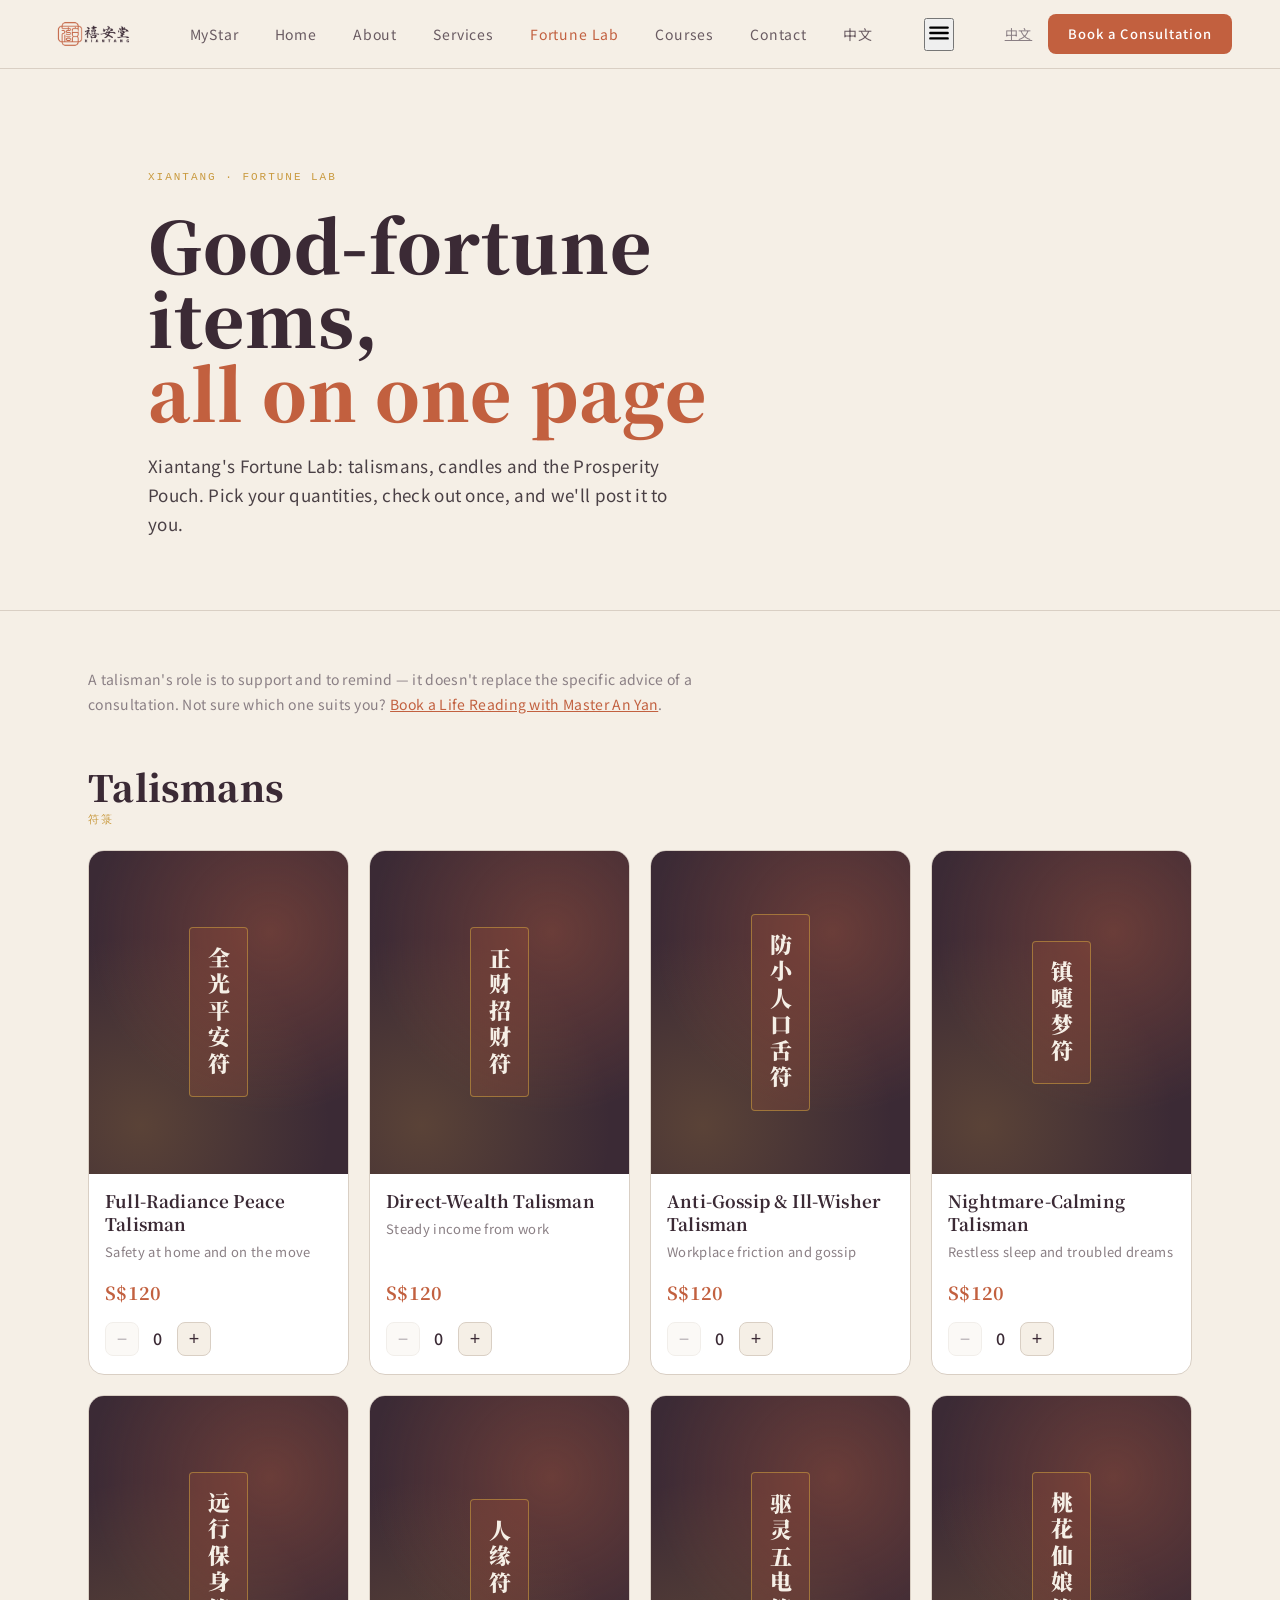
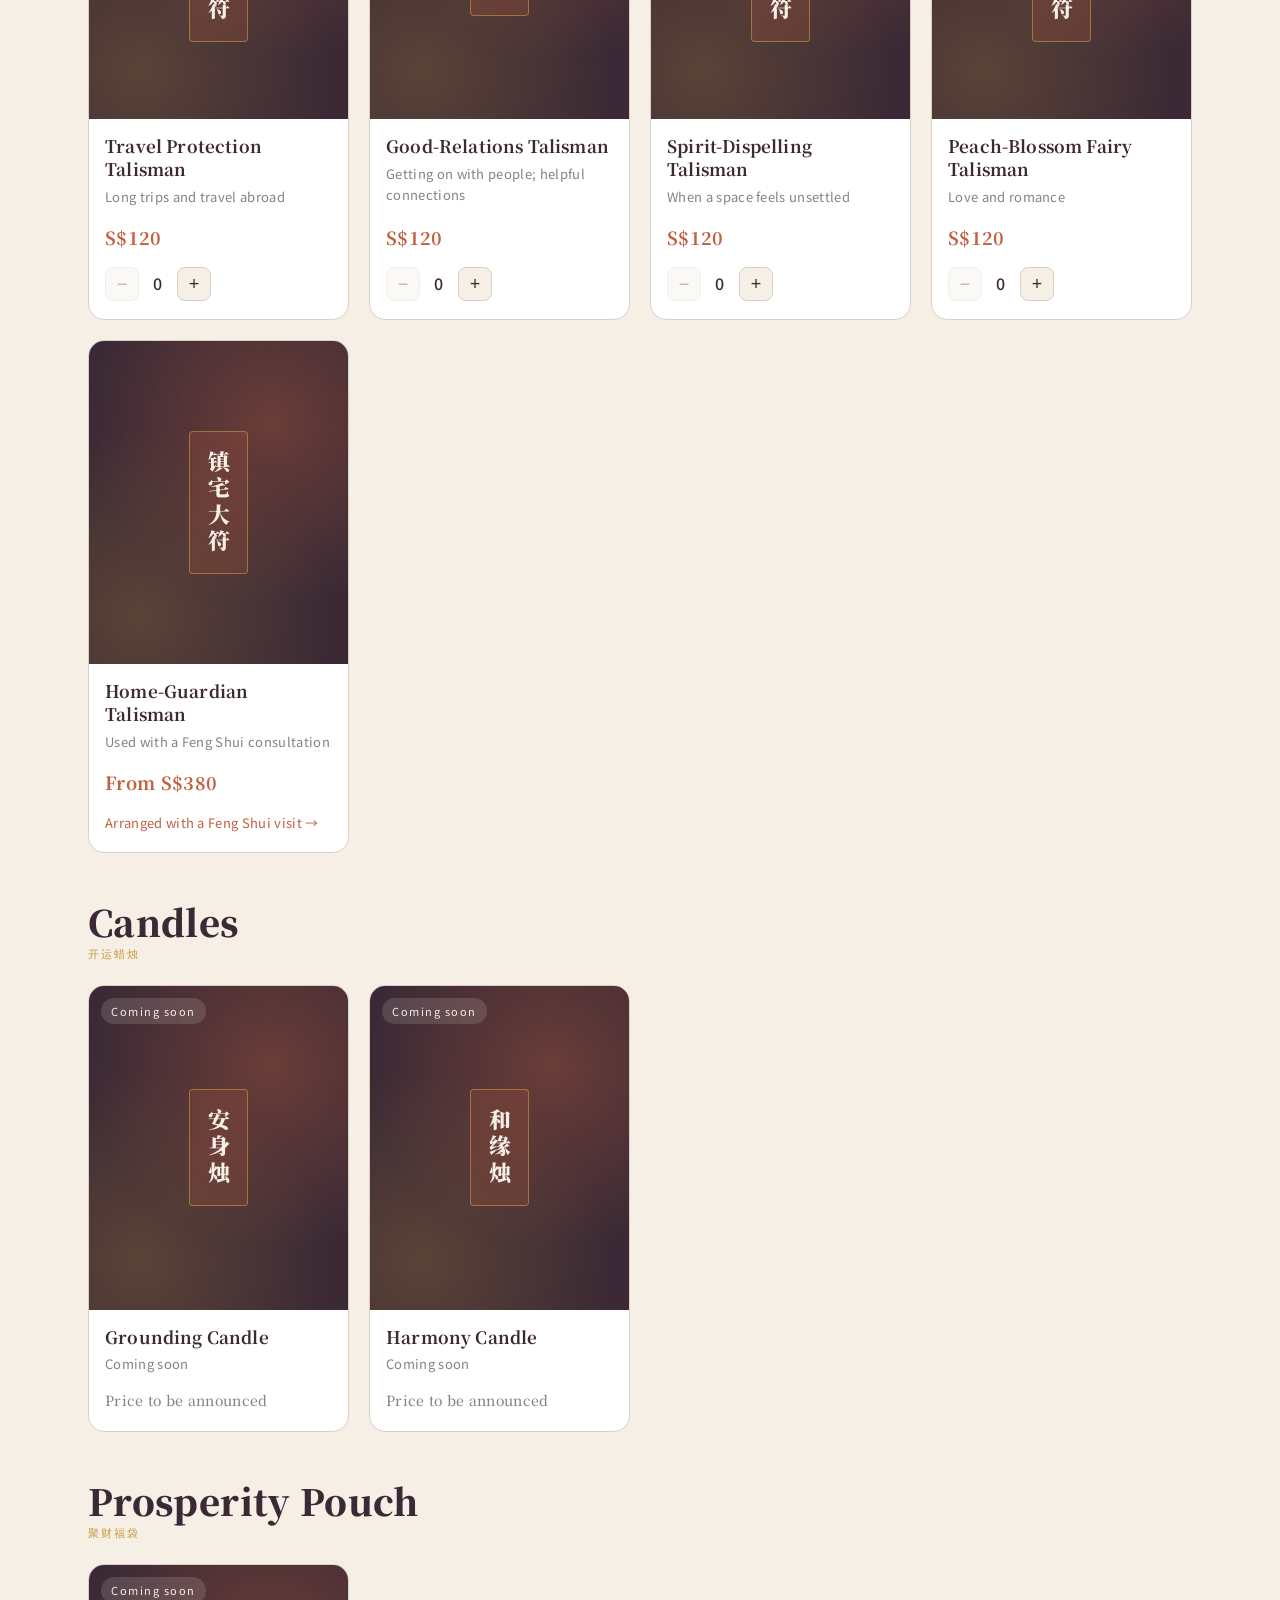
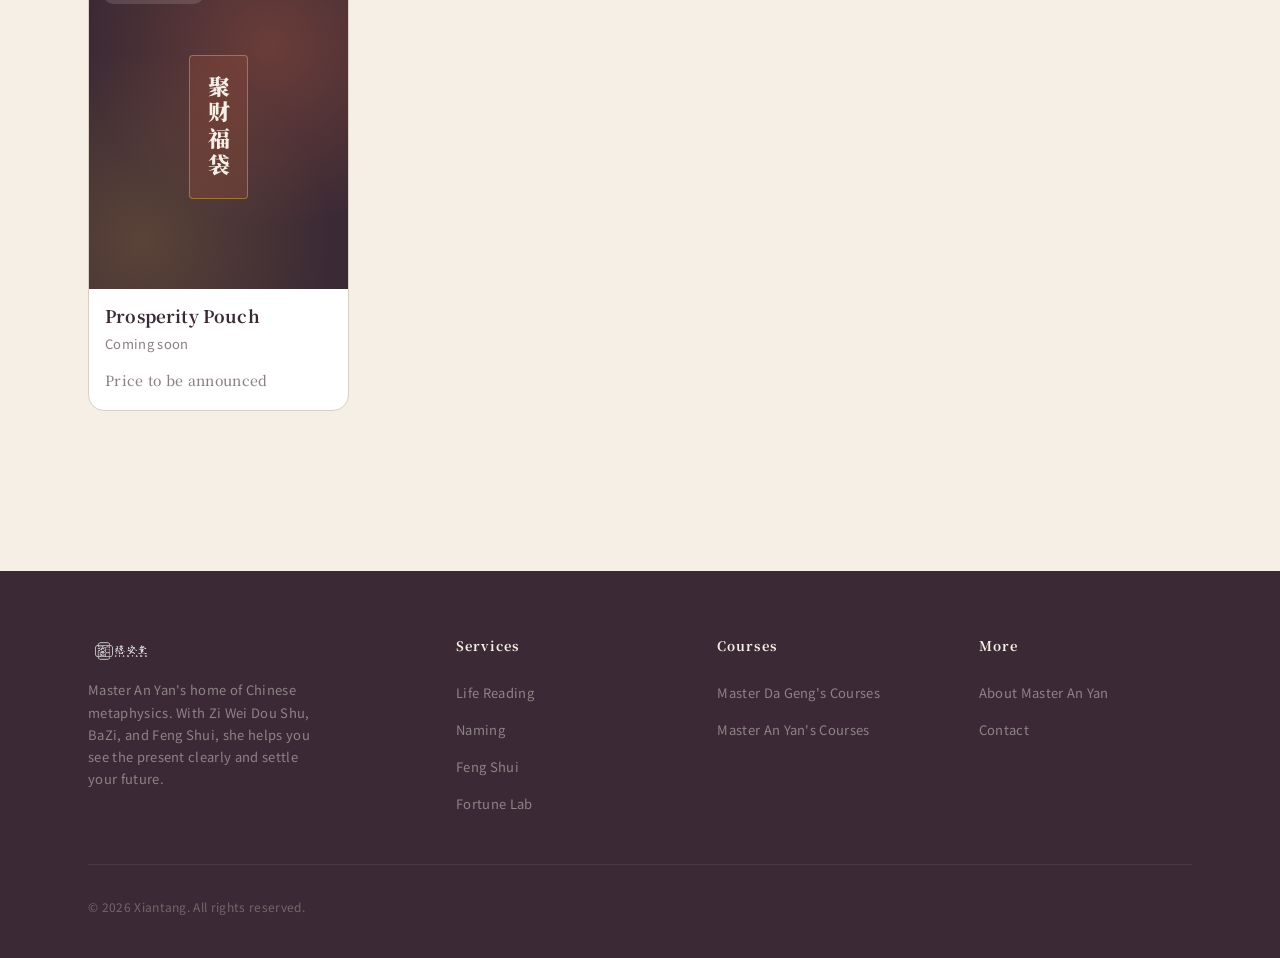
<file: en/haoyun.html>
<!DOCTYPE html>
<html lang="en">
<head>
  <!-- Google Analytics (GA4) -->
  <script async src="https://www.googletagmanager.com/gtag/js?id=G-81QNQHVXSJ"></script>
  <script>
    window.dataLayer = window.dataLayer || [];
    function gtag(){dataLayer.push(arguments);}
    gtag('js', new Date());
    gtag('config', 'G-81QNQHVXSJ');
  </script>
  <meta charset="UTF-8" />
  <meta name="viewport" content="width=device-width, initial-scale=1.0" />
  <title>Fortune Lab — Xiantang</title>
  <meta name="description" content="Xiantang's Fortune Lab: talismans, candles and the Prosperity Pouch — every good-fortune item on one page." />
  <link rel="alternate" hreflang="zh-Hans" href="https://xiantang.life/haoyun.html" />
  <link rel="alternate" hreflang="en" href="https://xiantang.life/en/haoyun.html" />
  <link rel="preconnect" href="https://fonts.googleapis.com" />
  <link rel="preconnect" href="https://fonts.gstatic.com" crossorigin />
  <link href="https://fonts.googleapis.com/css2?family=Noto+Serif+SC:wght@400;500;700;900&family=Noto+Sans+SC:wght@300;400;500&display=swap" rel="stylesheet" />
  <link rel="stylesheet" href="../assets/site.css?v=202608101630" />
  <style>
    #shop { padding: 56px 0 160px; }
    .shop-note { font-size: 14px; color: var(--gray-3); line-height: 1.8; max-width: 640px; margin-bottom: 40px; }
    .shop-cat { margin-top: 48px; }
    .shop-cat h2 { font-size: clamp(26px, 3vw, 36px); font-weight: 900; color: var(--plum); margin-bottom: 4px; }
    .shop-cat .cat-en { font-family: 'Courier New', monospace; font-size: 11px; letter-spacing: 0.18em; text-transform: uppercase; color: var(--honey); margin-bottom: 20px; }
    .shop-grid { display: grid; grid-template-columns: repeat(auto-fill, minmax(220px, 1fr)); gap: 20px; }
    @media (max-width: 520px) { .shop-grid { grid-template-columns: 1fr 1fr; gap: 12px; } }
    .card { background: #fff; border: 1px solid var(--gray-4); border-radius: var(--radius-card); overflow: hidden; display: flex; flex-direction: column; }
    .card-visual { aspect-ratio: 4/5; background: var(--plum); position: relative; display: flex; align-items: center; justify-content: center; overflow: hidden; }
    .card-visual img { width: 100%; height: 100%; object-fit: cover; display: block; }
    .card-visual::before { content: ''; position: absolute; inset: 0; background: radial-gradient(circle at 70% 25%, rgba(194,96,63,0.35) 0%, transparent 60%), radial-gradient(circle at 20% 85%, rgba(201,154,63,0.22) 0%, transparent 55%); }
    .card-visual .glyph { position: relative; z-index: 1; font-family: 'Noto Serif SC', serif; font-weight: 900; color: var(--cream); writing-mode: vertical-rl; letter-spacing: 0.2em; font-size: 22px; padding: 18px 10px; border: 1px solid rgba(201,154,63,0.6); border-radius: 4px; background: rgba(194,96,63,0.18); }
    .card-visual .soon { position: absolute; top: 12px; left: 12px; z-index: 2; font-size: 11px; letter-spacing: 0.14em; color: var(--cream); background: rgba(245,239,230,0.14); padding: 4px 10px; border-radius: 999px; }
    .card-body { padding: 16px 16px 18px; display: flex; flex-direction: column; gap: 6px; flex: 1; }
    .card-body h3 { font-family: 'Noto Serif SC', serif; font-size: 17px; font-weight: 700; color: var(--plum); line-height: 1.35; }
    .card-body .use { font-size: 13px; color: var(--gray-3); line-height: 1.6; }
    .card-body .price { font-family: 'Noto Serif SC', serif; font-size: 18px; font-weight: 700; color: var(--terracotta); margin-top: auto; padding-top: 8px; }
    .card-body .price.muted { color: var(--gray-3); font-size: 14px; font-weight: 500; }
    .qty { display: flex; align-items: center; gap: 8px; margin-top: 8px; }
    .qty button { width: 34px; height: 34px; border-radius: 8px; border: 1px solid var(--gray-4); background: var(--cream); color: var(--plum); font-size: 18px; cursor: pointer; line-height: 1; }
    .qty button:disabled { opacity: 0.35; cursor: default; }
    .qty .n { min-width: 22px; text-align: center; font-weight: 500; color: var(--plum); }
    .card .link-cta { margin-top: 8px; font-size: 13px; color: var(--terracotta); text-decoration: none; }
    #cart-bar { position: fixed; left: 0; right: 0; bottom: 0; z-index: 60; background: var(--plum); color: var(--cream); padding: 14px 24px calc(14px + env(safe-area-inset-bottom)); display: none; align-items: center; justify-content: space-between; gap: 16px; box-shadow: 0 -8px 30px rgba(0,0,0,0.18); }
    #cart-bar.show { display: flex; }
    #cart-bar .sum { font-size: 15px; }
    #cart-bar .sum b { font-family: 'Noto Serif SC', serif; font-size: 18px; color: var(--honey); margin-left: 6px; }
    #checkout { display: none; margin-top: 56px; padding: 32px; background: #fff; border: 1px solid var(--gray-4); border-radius: var(--radius-card); max-width: 640px; }
    #checkout.show { display: block; }
    #checkout h2 { font-size: 26px; font-weight: 900; color: var(--plum); margin-bottom: 16px; }
    #checkout ul { list-style: none; margin: 0 0 20px; padding: 0; display: grid; gap: 6px; font-size: 14px; color: var(--gray-2); }
    #checkout ul li { display: flex; justify-content: space-between; gap: 12px; }
    #checkout label { display: block; font-size: 13px; color: var(--gray-2); margin: 14px 0 6px; }
    #checkout input, #checkout textarea { width: 100%; box-sizing: border-box; padding: 12px 14px; border: 1px solid var(--gray-4); border-radius: 8px; font: inherit; font-size: 15px; background: var(--cream); color: var(--gray-1); }
    #checkout textarea { min-height: 84px; resize: vertical; }
    #checkout .fine { font-size: 12px; color: var(--gray-3); line-height: 1.7; margin-top: 12px; }
    #checkout .err { color: var(--terracotta); font-size: 13px; margin-top: 10px; min-height: 1em; }
    .banner { margin: 0 0 32px; padding: 18px 22px; border-radius: 12px; font-size: 15px; line-height: 1.7; }
    .banner.ok { background: var(--sage-light); color: var(--plum); }
    .banner.warn { background: var(--terracotta-light); color: var(--plum); }
  </style>
</head>
<body>
  <nav id="site-nav" aria-label="Main navigation">
    <a href="index.html" class="nav-logo"><img src="../assets/logo-recolored.png" alt="Xiantang" style="height:44px;width:auto;display:block;" /></a>
    <ul class="nav-links">
      <li><a href="https://mystar.xiantang.life">MyStar</a></li>
      <li><a href="index.html">Home</a></li>
      <li><a href="about.html">About</a></li>
      <li><a href="services.html">Services</a></li>
      <li><a href="haoyun.html" class="active">Fortune Lab</a></li>
      <li><a href="courses.html">Courses</a></li>
      <li><a href="contact.html">Contact</a></li>
      <li class="nav-lang-mobile"><a href="../haoyun.html">中文</a></li>
    </ul>
    <button class="nav-toggle" aria-label="Menu" aria-expanded="false" type="button"><svg class="nav-toggle-icon" width="26" height="26" viewBox="0 0 24 24" fill="none" stroke="currentColor" stroke-width="2.2" stroke-linecap="round"><path d="M4 7h16M4 12h16M4 17h16"/></svg></button>
    <div class="nav-right">
      <a class="nav-lang" href="../haoyun.html">中文</a>
      <a href="contact.html#book" class="nav-cta">Book a Consultation</a>
    </div>
  </nav>

  <main>
    <section class="page-head">
      <div class="page-head-inner">
        <p class="page-head-eyebrow">Xiantang · Fortune Lab</p>
        <h1>Good-fortune items,<br /><em>all on one page</em></h1>
        <p class="lede">Xiantang's Fortune Lab: talismans, candles and the Prosperity Pouch. Pick your quantities, check out once, and we'll post it to you.</p>
      </div>
    </section>

    <section id="shop">
      <div class="container">
        <div id="banner"></div>
        <p class="shop-note">A talisman's role is to support and to remind — it doesn't replace the specific advice of a consultation. Not sure which one suits you? <a href="contact.html#book" style="color:var(--terracotta)">Book a Life Reading with Master An Yan</a>.</p>
        <div id="catalog"></div>

        <form id="checkout" novalidate>
          <h2>Checkout</h2>
          <ul id="checkout-lines"></ul>
          <label for="f-name">Name</label>
          <input id="f-name" name="name" maxlength="60" required autocomplete="name" />
          <label for="f-email">Email (your order confirmation goes here)</label>
          <input id="f-email" name="email" type="email" maxlength="120" required autocomplete="email" />
          <label for="f-note">Note (optional)</label>
          <textarea id="f-note" name="note" maxlength="400" placeholder="e.g. a name to write on the talisman, who it's a gift for, or anything Master An Yan should know"></textarea>
          <p class="fine">Next, enter your shipping address and phone on Stripe's secure payment page. We currently ship to Singapore and Malaysia; for anywhere else, please <a href="contact.html" style="color:var(--terracotta)">contact us</a> first.</p>
          <button type="submit" class="btn-primary" id="pay-btn" style="margin-top:18px">Continue to payment</button>
          <p class="err" id="pay-err"></p>
        </form>
      </div>
    </section>
  </main>

  <div id="cart-bar" role="region" aria-label="Cart">
    <span class="sum" id="cart-sum"></span>
    <button class="btn-primary" id="cart-go" type="button" style="padding:11px 22px">Checkout</button>
  </div>

  <footer id="footer">
    <div class="container">
      <div class="footer-top">
        <div class="footer-brand">
          <img src="../assets/logo-recolored.png" alt="Xiantang" style="height:32px;width:auto;display:block;margin-bottom:12px;opacity:0.85;filter:brightness(0) invert(1) sepia(1) saturate(0.4) brightness(1.2);" />
          <p>Master An Yan's home of Chinese metaphysics. With Zi Wei Dou Shu, BaZi, and Feng Shui, she helps you see the present clearly and settle your future.</p>
        </div>
        <div class="footer-col"><h5>Services</h5><ul><li><a href="services.html#divination">Life Reading</a></li><li><a href="services.html#naming">Naming</a></li><li><a href="services.html#fengshui">Feng Shui</a></li><li><a href="haoyun.html">Fortune Lab</a></li></ul></div>
        <div class="footer-col"><h5>Courses</h5><ul><li><a href="courses.html#dageng">Master Da Geng's Courses</a></li><li><a href="courses.html#anyan">Master An Yan's Courses</a></li></ul></div>
        <div class="footer-col"><h5>More</h5><ul><li><a href="about.html">About Master An Yan</a></li><li><a href="contact.html">Contact</a></li></ul></div>
      </div>
      <div class="footer-bottom">
        <p class="footer-copy">© 2026 Xiantang. All rights reserved.</p>
      </div>
    </div>
  </footer>

  <script>
    // Display copy of lib/ziwei/shop.ts SHOP_ITEMS — the server prices the cart from its own
    // copy, so a stale price here can never be charged. Keep the SKUs identical.
    // priceSgd null = 即将推出; withService = shown, booked with the service instead.
    // image: optional path under assets/ (AI-generated stand-ins are fine).
    var ITEMS = [
      { sku: 'fu_pingan', cat: 'fu', name: 'Full-Radiance Peace Talisman', use: 'Safety at home and on the move', price: 120 },
      { sku: 'fu_zhaocai', cat: 'fu', name: 'Direct-Wealth Talisman', use: 'Steady income from work', price: 120 },
      { sku: 'fu_xiaoren', cat: 'fu', name: 'Anti-Gossip & Ill-Wisher Talisman', use: 'Workplace friction and gossip', price: 120 },
      { sku: 'fu_mengjing', cat: 'fu', name: 'Nightmare-Calming Talisman', use: 'Restless sleep and troubled dreams', price: 120 },
      { sku: 'fu_yuanxing', cat: 'fu', name: 'Travel Protection Talisman', use: 'Long trips and travel abroad', price: 120 },
      { sku: 'fu_renyuan', cat: 'fu', name: 'Good-Relations Talisman', use: 'Getting on with people; helpful connections', price: 120 },
      { sku: 'fu_quling', cat: 'fu', name: 'Spirit-Dispelling Talisman', use: 'When a space feels unsettled', price: 120 },
      { sku: 'fu_taohua', cat: 'fu', name: 'Peach-Blossom Fairy Talisman', use: 'Love and romance', price: 120 },
      { sku: 'fu_zhenzhai', cat: 'fu', name: 'Home-Guardian Talisman', use: 'Used with a Feng Shui consultation', price: 380, priceLabel: 'From S$380', withService: { label: 'Arranged with a Feng Shui visit →', href: 'contact.html#book' } },
      { sku: 'candle_1', cat: 'candle', name: 'Grounding Candle', use: 'Coming soon', price: null },
      { sku: 'candle_2', cat: 'candle', name: 'Harmony Candle', use: 'Coming soon', price: null },
      { sku: 'pouch_juqian', cat: 'pouch', name: 'Prosperity Pouch', use: 'Coming soon', price: null }
    ];
    var CATS = [
      { key: 'fu', name: 'Talismans', en: '符箓' },
      { key: 'candle', name: 'Candles', en: '开运蜡烛' },
      { key: 'pouch', name: 'Prosperity Pouch', en: '聚财福袋' }
    ];
    var MAX_QTY = 10;
    var CHECKOUT_URL = 'https://mystar.xiantang.life/api/shop/checkout';
    var cart = {};

    function el(tag, attrs, kids) {
      var n = document.createElement(tag);
      for (var k in (attrs || {})) {
        if (k === 'text') n.textContent = attrs[k];
        else if (k === 'class') n.className = attrs[k];
        else n.setAttribute(k, attrs[k]);
      }
      (kids || []).forEach(function (c) { if (c) n.appendChild(c); });
      return n;
    }
    function money(n) { return 'S$' + n.toLocaleString('en-SG'); }
    // The card art stays in Chinese — it's the talisman itself.
    var GLYPH = { fu_pingan: '全光平安符', fu_zhaocai: '正财招财符', fu_xiaoren: '防小人口舌符', fu_mengjing: '镇嚏梦符', fu_yuanxing: '远行保身符', fu_renyuan: '人缘符', fu_quling: '驱灵五电符', fu_taohua: '桃花仙娘符', fu_zhenzhai: '镇宅大符', candle_1: '安身烛', candle_2: '和缘烛', pouch_juqian: '聚财福袋' };
    ITEMS.forEach(function (i) { i.glyph = GLYPH[i.sku]; });

    function render() {
      var root = document.getElementById('catalog');
      root.innerHTML = '';
      CATS.forEach(function (c) {
        var items = ITEMS.filter(function (i) { return i.cat === c.key; });
        var grid = el('div', { class: 'shop-grid' });
        items.forEach(function (it) {
          var visual = el('div', { class: 'card-visual' }, [
            it.image ? el('img', { src: it.image, alt: it.name, loading: 'lazy' }) : el('span', { class: 'glyph', text: it.glyph }),
            it.price == null ? el('span', { class: 'soon', text: 'Coming soon' }) : null
          ]);
          var body = el('div', { class: 'card-body' }, [
            el('h3', { text: it.name }),
            el('p', { class: 'use', text: it.use }),
            el('p', { class: 'price' + (it.price == null ? ' muted' : ''), text: it.price == null ? 'Price to be announced' : (it.priceLabel || money(it.price)) })
          ]);
          if (it.withService) {
            body.appendChild(el('a', { class: 'link-cta', href: it.withService.href, text: it.withService.label }));
          } else if (it.price != null) {
            var q = cart[it.sku] || 0;
            var minus = el('button', { type: 'button', 'aria-label': 'Fewer ' + it.name, text: '−' });
            var plus = el('button', { type: 'button', 'aria-label': 'More ' + it.name, text: '+' });
            minus.disabled = q === 0;
            plus.disabled = q >= MAX_QTY;
            minus.onclick = function () { setQty(it.sku, q - 1); };
            plus.onclick = function () { setQty(it.sku, q + 1); };
            body.appendChild(el('div', { class: 'qty' }, [minus, el('span', { class: 'n', text: String(q) }), plus]));
          }
          grid.appendChild(el('article', { class: 'card', id: it.sku }, [visual, body]));
        });
        root.appendChild(el('div', { class: 'shop-cat' }, [el('h2', { text: c.name }), el('p', { class: 'cat-en', text: c.en }), grid]));
      });
      renderCart();
    }

    function setQty(sku, n) {
      n = Math.max(0, Math.min(MAX_QTY, n));
      if (n) cart[sku] = n; else delete cart[sku];
      render();
    }

    function lines() {
      return ITEMS.filter(function (i) { return cart[i.sku]; }).map(function (i) { return { item: i, qty: cart[i.sku] }; });
    }

    function renderCart() {
      var ls = lines();
      var count = ls.reduce(function (s, l) { return s + l.qty; }, 0);
      var total = ls.reduce(function (s, l) { return s + l.qty * l.item.price; }, 0);
      var bar = document.getElementById('cart-bar');
      bar.classList.toggle('show', count > 0 && !document.getElementById('checkout').classList.contains('show'));
      document.getElementById('cart-sum').innerHTML = count + (count === 1 ? ' item' : ' items') + ' <b>' + money(total) + '</b>';
      var ul = document.getElementById('checkout-lines');
      ul.innerHTML = '';
      ls.forEach(function (l) { ul.appendChild(el('li', {}, [el('span', { text: l.item.name + ' × ' + l.qty }), el('span', { text: money(l.qty * l.item.price) })])); });
      ul.appendChild(el('li', { style: 'border-top:1px solid var(--gray-4);padding-top:8px;font-weight:500;color:var(--plum)' }, [el('span', { text: 'Total' }), el('span', { text: money(total) })]));
      if (!count) document.getElementById('checkout').classList.remove('show');
    }

    document.getElementById('cart-go').onclick = function () {
      var f = document.getElementById('checkout');
      f.classList.add('show');
      renderCart();
      f.scrollIntoView({ behavior: 'smooth', block: 'start' });
    };

    document.getElementById('checkout').addEventListener('submit', async function (e) {
      e.preventDefault();
      var err = document.getElementById('pay-err');
      var btn = document.getElementById('pay-btn');
      var name = document.getElementById('f-name').value.trim();
      var email = document.getElementById('f-email').value.trim();
      var note = document.getElementById('f-note').value.trim();
      err.textContent = '';
      if (!name) { err.textContent = 'Please enter your name.'; return; }
      if (!/^[^\s@]+@[^\s@]+\.[^\s@]+$/.test(email)) { err.textContent = 'Please enter a valid email.'; return; }
      var items = Object.keys(cart).map(function (sku) { return { sku: sku, qty: cart[sku] }; });
      if (!items.length) { err.textContent = 'Your cart is empty.'; return; }
      btn.disabled = true;
      btn.textContent = 'Opening payment…';
      try {
        var r = await fetch(CHECKOUT_URL, { method: 'POST', headers: { 'Content-Type': 'application/json' }, body: JSON.stringify({ items: items, name: name, email: email, note: note, lang: 'en' }) });
        var d = await r.json().catch(function () { return {}; });
        if (r.ok && d.url) { window.location.href = d.url; return; }
        err.textContent = d.error === 'not_for_sale' ? 'Something in your cart isn\'t on sale yet — please refresh and try again.' : d.error === 'rate_limited' ? 'Too many attempts — please wait a moment.' : 'We couldn\'t open payment just now — please try again, or contact us.';
      } catch (_) {
        err.textContent = 'Connection trouble — please try again.';
      }
      btn.disabled = false;
      btn.textContent = 'Continue to payment';
    });

    (function () {
      var p = new URLSearchParams(location.search);
      var b = document.getElementById('banner');
      if (p.get('paid') === '1') {
        b.innerHTML = '<div class="banner ok">Payment received — thank you! Your order confirmation is in your inbox, and we\'ll let you know when it ships.</div>';
        var amt = Number(p.get('amt'));
        if (typeof gtag === 'function' && amt > 0) gtag('event', 'purchase', { transaction_id: p.get('sid') || undefined, value: amt, currency: 'SGD', items: [{ item_name: 'Fortune Lab' }] });
      } else if (p.get('canceled') === '1') {
        b.innerHTML = '<div class="banner warn">Payment wasn\'t completed and your cart was cleared. Pick your items again to check out.</div>';
      }
    })();

    render();
  </script>
  <script src="../assets/site.js?v=202608101630"></script>
</body>
</html>
</file>
<file: assets/site.css>
/* ── Shared site stylesheet — Xiantang.life ── */
*, *::before, *::after { box-sizing: border-box; margin: 0; padding: 0; }
html { scroll-behavior: smooth; }

body {
  background: #F5EFE6;
  color: #3B2A35;
  font-family: 'Noto Sans SC', -apple-system, sans-serif;
  font-size: 16px;
  line-height: 1.7;
  letter-spacing: 0.02em;
  -webkit-font-smoothing: antialiased;
  overflow-x: hidden;
}

:root {
  --cream: #F5EFE6;
  --terracotta: #C2603F;
  --terracotta-light: rgba(194, 96, 63, 0.08);
  --sage: #8A9A82;
  --sage-light: rgba(138, 154, 130, 0.15);
  --plum: #3B2A35;
  --plum-90: rgba(59, 42, 53, 0.9);
  --honey: #C99A3F;
  --gray-1: #1A1416;
  --gray-2: #4A4045;
  --gray-3: #8A7F84;
  --gray-4: #D9CFC4;
  --section-pad: 120px;
  --section-pad-sm: 72px;
  --max-w: 1200px;
  --text-max: 680px;
  --radius-card: 16px;
  --radius-btn: 8px;
  --ease-out: cubic-bezier(0.22, 1, 0.36, 1);
}

.serif { font-family: 'Noto Serif SC', serif; }
h1, h2, h3, h4 { font-family: 'Noto Serif SC', serif; line-height: 1.15; letter-spacing: 0.01em; }

.container { max-width: var(--max-w); margin: 0 auto; padding: 0 48px; }
@media (max-width: 768px) {
  .container { padding: 0 24px; }
  :root { --section-pad: 72px; --section-pad-sm: 48px; }
}

.divider { width: 40px; height: 1px; background: var(--honey); opacity: 0.6; margin: 0 auto 32px; }
.divider.left { margin: 0 0 32px; }

.section-label {
  font-size: 11px; font-weight: 500; letter-spacing: 0.18em;
  text-transform: uppercase; color: var(--sage); margin-bottom: 16px;
}

/* ── Buttons ── */
.btn-primary {
  display: inline-flex; align-items: center; gap: 8px;
  background: var(--terracotta); color: #fff;
  font-family: 'Noto Sans SC', sans-serif; font-size: 15px; font-weight: 500;
  letter-spacing: 0.05em; padding: 14px 28px;
  border-radius: var(--radius-btn); border: none; cursor: pointer;
  text-decoration: none; transition: opacity 0.25s, transform 0.25s;
}
.btn-primary:hover { opacity: 0.88; transform: translateY(-1px); }
.btn-ghost {
  display: inline-flex; align-items: center; gap: 8px;
  background: transparent; color: var(--plum);
  font-family: 'Noto Sans SC', sans-serif; font-size: 15px; font-weight: 400;
  letter-spacing: 0.05em; padding: 13px 28px;
  border-radius: var(--radius-btn);
  border: 1px solid rgba(59, 42, 53, 0.25); cursor: pointer;
  text-decoration: none; transition: border-color 0.25s, color 0.25s;
}
.btn-ghost:hover { border-color: var(--terracotta); color: var(--terracotta); }
.btn-text {
  display: inline-flex; align-items: center; gap: 6px;
  color: var(--terracotta); font-size: 14px; font-weight: 500;
  letter-spacing: 0.06em; text-decoration: none;
  background: none; border: none; cursor: pointer;
  transition: gap 0.25s var(--ease-out);
}
.btn-text:hover { gap: 10px; }
.btn-text .arrow { transition: transform 0.25s var(--ease-out); }
.btn-text:hover .arrow { transform: translateX(3px); }

.img-placeholder {
  background: repeating-linear-gradient(45deg, var(--gray-4) 0px, var(--gray-4) 1px, transparent 1px, transparent 10px);
  background-color: #ede7de;
  display: flex; align-items: center; justify-content: center;
  color: var(--gray-3); font-size: 12px;
  font-family: 'Courier New', monospace; letter-spacing: 0.05em;
  text-align: center; line-height: 1.5;
}

.reveal { opacity: 0; transform: translateY(16px); transition: opacity 0.8s var(--ease-out), transform 0.8s var(--ease-out); }
.reveal.visible { opacity: 1; transform: translateY(0); }
.reveal-delay-1 { transition-delay: 0.1s; }
.reveal-delay-2 { transition-delay: 0.2s; }
.reveal-delay-3 { transition-delay: 0.3s; }
.reveal-delay-4 { transition-delay: 0.4s; }

/* ── NAV ── */
#site-nav {
  position: fixed; top: 0; left: 0; right: 0; z-index: 100;
  padding: 0 48px; height: 68px;
  display: flex; align-items: center; justify-content: space-between;
  transition: background 0.4s var(--ease-out), box-shadow 0.4s;
  background: rgba(245, 239, 230, 0.96); backdrop-filter: blur(12px);
  box-shadow: 0 1px 0 var(--gray-4);
}
#site-nav.transparent {
  background: transparent; backdrop-filter: none; box-shadow: none;
}
#site-nav.transparent:not(.scrolled) .nav-logo img { filter: brightness(0) invert(1); }
#site-nav.transparent:not(.scrolled) .nav-cta {
  background: rgba(245,239,230,0.12); border: 1px solid rgba(245,239,230,0.2);
}
#site-nav.transparent:not(.scrolled) .nav-cta:hover { background: rgba(245,239,230,0.2); }
#site-nav.transparent.scrolled {
  background: rgba(245, 239, 230, 0.96); backdrop-filter: blur(12px);
  box-shadow: 0 1px 0 var(--gray-4);
}
.nav-logo {
  font-family: 'Noto Serif SC', serif; font-size: 20px; font-weight: 700;
  color: var(--plum); text-decoration: none; letter-spacing: 0.05em;
}
.nav-links { display: flex; align-items: center; gap: 36px; list-style: none; }
.nav-links a {
  font-size: 14px; font-weight: 400; color: var(--plum); opacity: 0.75;
  text-decoration: none; letter-spacing: 0.06em;
  transition: color 0.3s, opacity 0.3s;
}
.nav-links a:hover { opacity: 1; }
.nav-links a.active { color: var(--terracotta); opacity: 1; }
#site-nav.transparent:not(.scrolled) .nav-links a { color: rgba(245,239,230,0.7); opacity: 1; }
#site-nav.transparent:not(.scrolled) .nav-links a:hover { color: rgba(245,239,230,1); }
#site-nav.transparent:not(.scrolled) .nav-links a.active { color: var(--terracotta); }
.nav-right { display: flex; align-items: center; gap: 16px; }
.nav-lang { font-size: 13px; color: var(--gray-3); cursor: pointer; letter-spacing: 0.06em; transition: color 0.3s; }
.nav-lang:hover { color: var(--plum); }
#site-nav.transparent:not(.scrolled) .nav-lang { color: rgba(245,239,230,0.45); }
#site-nav.transparent:not(.scrolled) .nav-lang:hover { color: rgba(245,239,230,0.9); }
.nav-cta {
  background: var(--terracotta); color: #fff; font-size: 13px; font-weight: 500;
  letter-spacing: 0.08em; padding: 9px 20px;
  border-radius: var(--radius-btn); text-decoration: none;
  transition: opacity 0.2s;
}
.nav-cta:hover { opacity: 0.88; }
@media (max-width: 900px) { .nav-links { display: none; } #site-nav { padding: 0 24px; } }

/* ── PAGE HEAD (sub-page hero) ── */
.page-head {
  padding: 168px 0 72px;
  background: var(--cream);
  position: relative; overflow: hidden;
}
.page-head::after {
  content: ''; position: absolute;
  bottom: 0; left: 0; right: 0; height: 1px;
  background: var(--gray-4);
}
.page-head-inner { max-width: 1080px; margin: 0 auto; padding: 0 48px; position: relative; }
@media (max-width: 768px) { .page-head { padding: 120px 0 48px; } .page-head-inner { padding: 0 24px; } }
.page-head-eyebrow {
  font-family: 'Courier New', monospace; font-size: 11px;
  letter-spacing: 0.18em; text-transform: uppercase;
  color: var(--honey); margin-bottom: 20px;
}
.page-head h1 {
  font-size: clamp(40px, 5.5vw, 76px);
  font-weight: 900; color: var(--plum);
  line-height: 1.05; max-width: 14ch; margin-bottom: 24px;
}
.page-head h1 em { font-style: normal; color: var(--terracotta); }
.page-head .lede {
  font-size: 17px; color: var(--gray-2);
  max-width: 540px; line-height: 1.7;
}

/* ── FOOTER ── */
#footer { background: var(--plum); padding: 64px 0 40px; }
.footer-top {
  display: grid; grid-template-columns: 1.5fr 1fr 1fr 1fr;
  gap: 48px; padding-bottom: 48px;
  border-bottom: 1px solid rgba(245, 239, 230, 0.08); margin-bottom: 32px;
}
@media (max-width: 900px) { .footer-top { grid-template-columns: 1fr 1fr; } }
@media (max-width: 600px) { .footer-top { grid-template-columns: 1fr; gap: 32px; } }
.footer-brand .logo {
  font-family: 'Noto Serif SC', serif; font-size: 22px; font-weight: 700;
  color: var(--cream); margin-bottom: 12px; display: block;
}
.footer-brand p { font-size: 13px; color: rgba(245, 239, 230, 0.45); line-height: 1.7; max-width: 240px; }
.footer-col h5 {
  font-family: 'Noto Serif SC', serif; font-size: 13px;
  color: var(--cream); letter-spacing: 0.08em; margin-bottom: 20px;
}
.footer-col ul { list-style: none; display: flex; flex-direction: column; gap: 10px; }
.footer-col ul a {
  font-size: 13px; color: rgba(245, 239, 230, 0.45);
  text-decoration: none; transition: color 0.2s;
}
.footer-col ul a:hover { color: var(--cream); }
.footer-bottom {
  display: flex; justify-content: space-between; align-items: center;
  flex-wrap: wrap; gap: 12px;
}
.footer-copy { font-size: 12px; color: rgba(245, 239, 230, 0.3); }
.footer-legal { display: flex; gap: 20px; }
.footer-legal a { font-size: 12px; color: rgba(245, 239, 230, 0.3); text-decoration: none; transition: color 0.2s; }
.footer-legal a:hover { color: rgba(245, 239, 230, 0.6); }

/* ── Mobile fixed CTA ── */
#mobile-cta {
  display: none; position: fixed; bottom: 0; left: 0; right: 0; z-index: 200;
  padding: 12px 20px 20px; background: rgba(245, 239, 230, 0.96);
  backdrop-filter: blur(16px); border-top: 1px solid var(--gray-4);
}
@media (max-width: 768px) { #mobile-cta { display: block; } body { padding-bottom: 76px; } }
.mobile-cta-inner { display: flex; gap: 10px; }
.btn-wa {
  display: inline-flex; align-items: center; gap: 10px;
  background: #25D366; color: #fff; font-size: 14px; font-weight: 500;
  padding: 13px 24px; border-radius: var(--radius-btn);
  text-decoration: none; transition: opacity 0.2s;
}
.btn-wa:hover { opacity: 0.9; }
.btn-wechat {
  display: inline-flex; align-items: center; gap: 10px;
  background: rgba(245, 239, 230, 0.1); color: var(--cream);
  font-size: 14px; font-weight: 400; padding: 13px 24px;
  border-radius: var(--radius-btn);
  border: 1px solid rgba(245, 239, 230, 0.15); cursor: pointer;
  text-decoration: none; transition: background 0.2s;
}
.btn-wechat:hover { background: rgba(245, 239, 230, 0.15); }
.mobile-cta-inner .btn-wa, .mobile-cta-inner .btn-wechat {
  flex: 1; justify-content: center; font-size: 14px;
}
.mobile-cta-inner .btn-wechat {
  background: var(--plum); color: var(--cream); border-color: transparent;
}

/* ── WeChat modal ── */
.modal-backdrop {
  position: fixed; inset: 0; background: rgba(59, 42, 53, 0.6);
  backdrop-filter: blur(4px); z-index: 500;
  display: flex; align-items: center; justify-content: center;
  opacity: 0; pointer-events: none; transition: opacity 0.3s;
}
.modal-backdrop.open { opacity: 1; pointer-events: all; }
.modal-box {
  background: var(--cream); border-radius: 20px; padding: 40px 36px;
  max-width: 320px; width: 90%; text-align: center;
  transform: translateY(16px) scale(0.97);
  transition: transform 0.3s var(--ease-out);
}
.modal-backdrop.open .modal-box { transform: translateY(0) scale(1); }
.modal-box h3 { font-size: 20px; color: var(--plum); margin-bottom: 8px; }
.modal-box p { font-size: 14px; color: var(--gray-3); margin-bottom: 28px; }
.modal-qr { width: 160px; height: 160px; margin: 0 auto 20px; border-radius: 8px; }
.modal-close {
  margin-top: 16px; background: none; border: none;
  font-size: 13px; color: var(--gray-3); cursor: pointer; letter-spacing: 0.06em;
}
.modal-close:hover { color: var(--plum); }

/* ── Page CTA section (shared) ── */
.cta-band {
  padding: var(--section-pad-sm) 0;
  background: var(--plum); color: var(--cream);
  text-align: center;
}
.cta-band h2 { font-size: clamp(28px, 3vw, 40px); color: var(--cream); margin-bottom: 12px; }
.cta-band p { color: rgba(245,239,230,0.55); font-size: 15px; max-width: 480px; margin: 0 auto 28px; }
.cta-band-btns {
  display: flex; justify-content: center; gap: 16px; flex-wrap: wrap;
}
</file>
